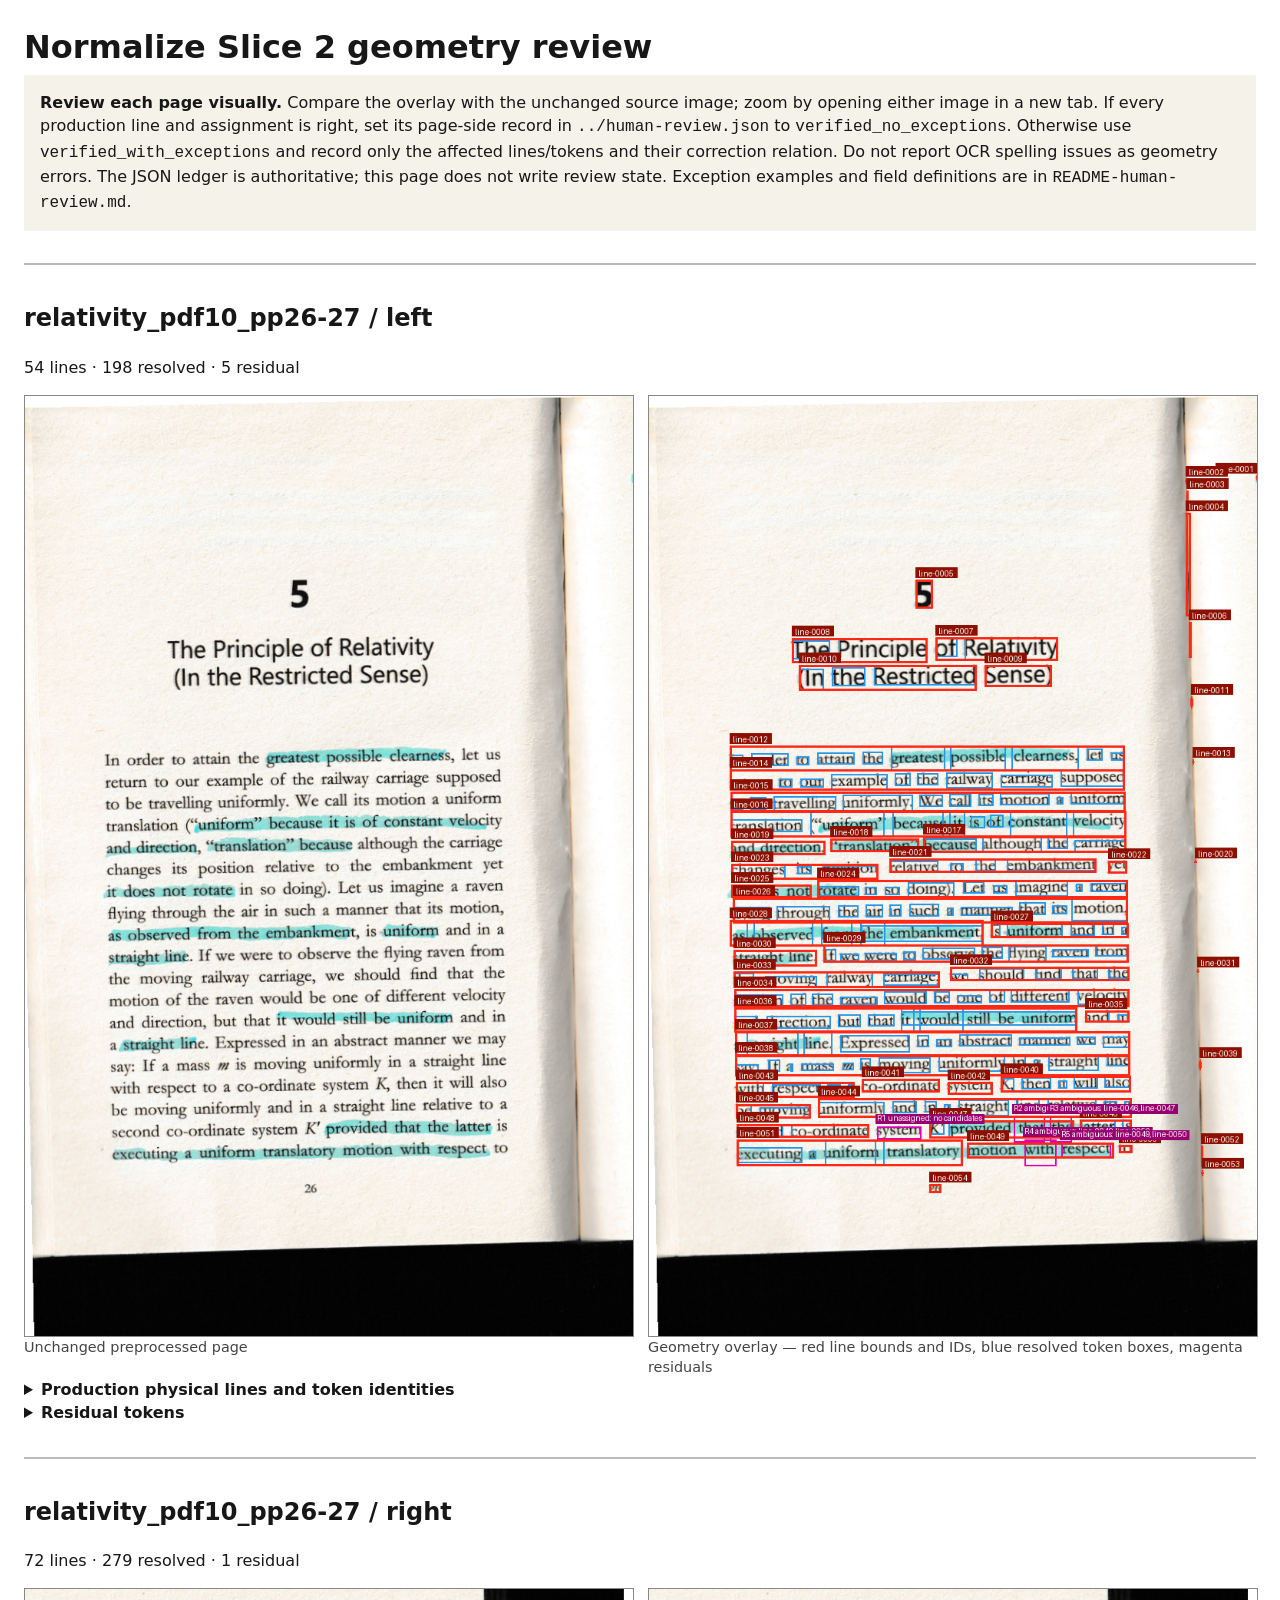
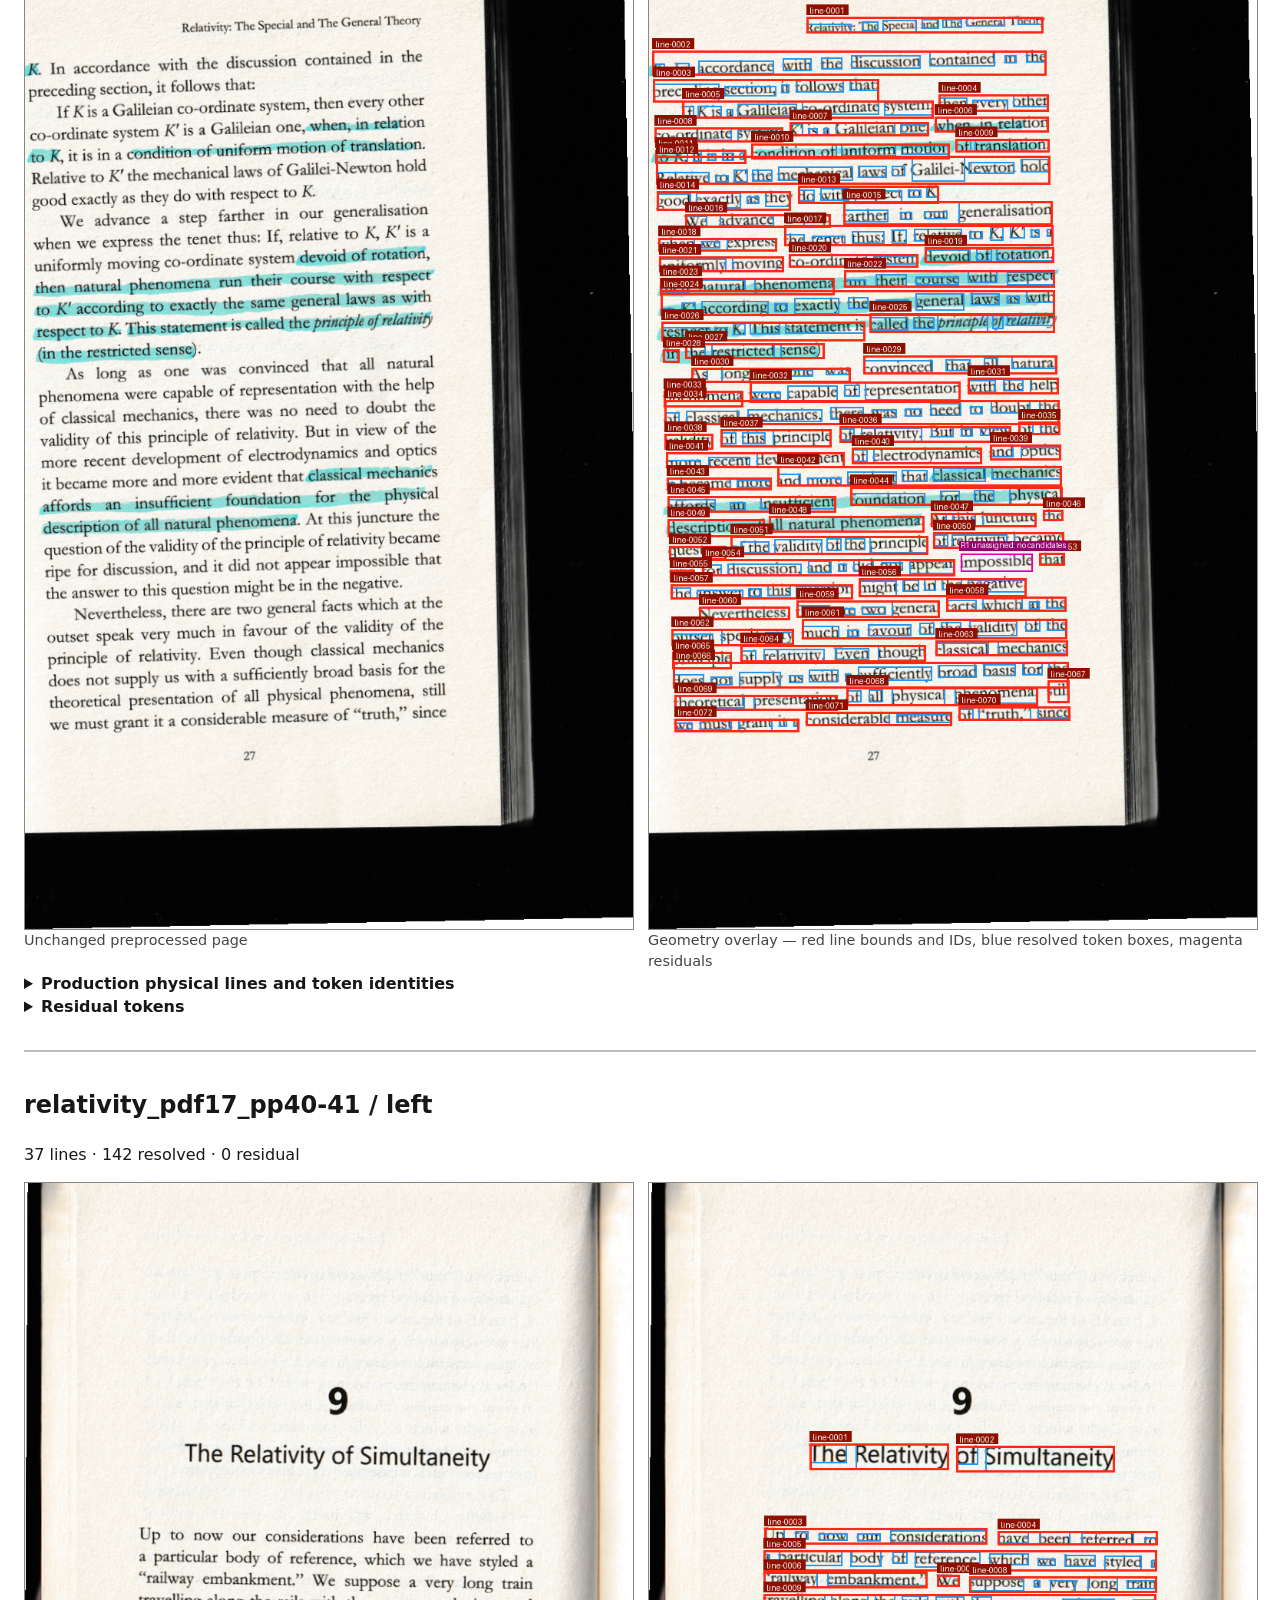
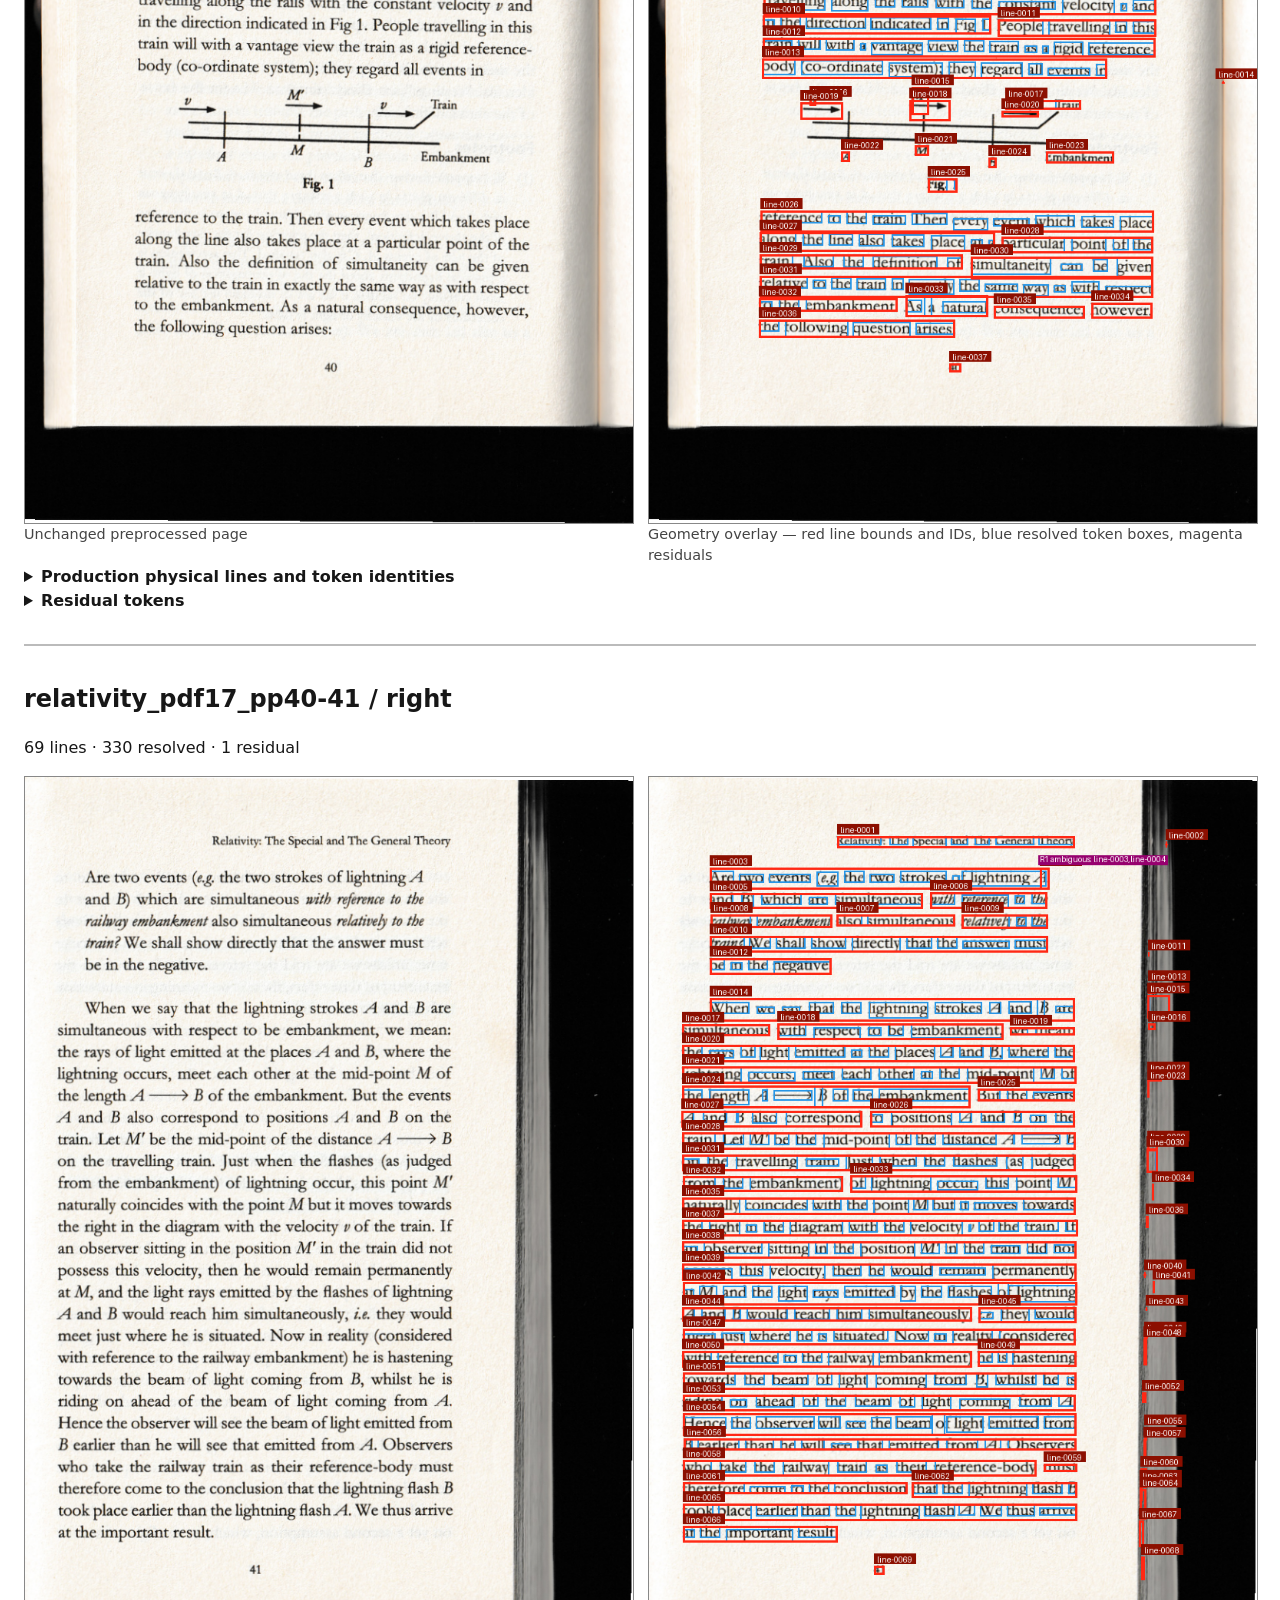
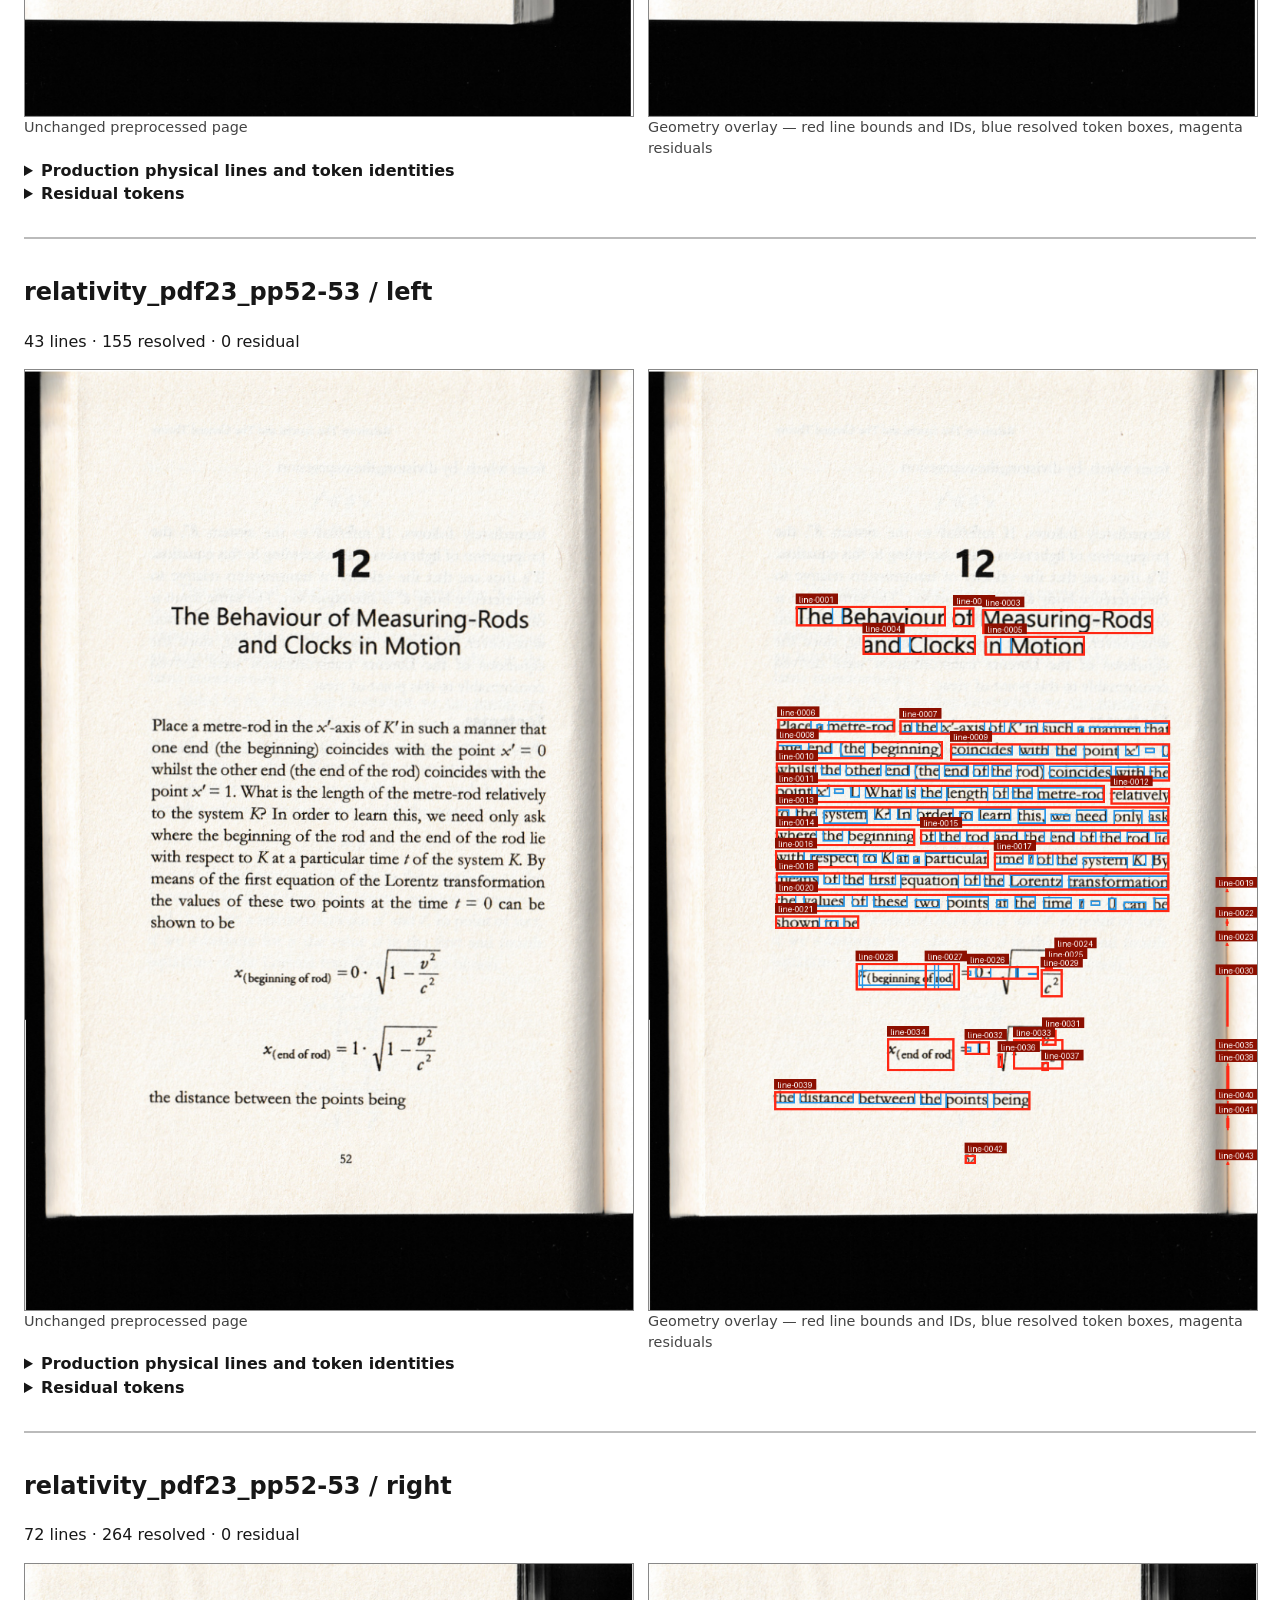
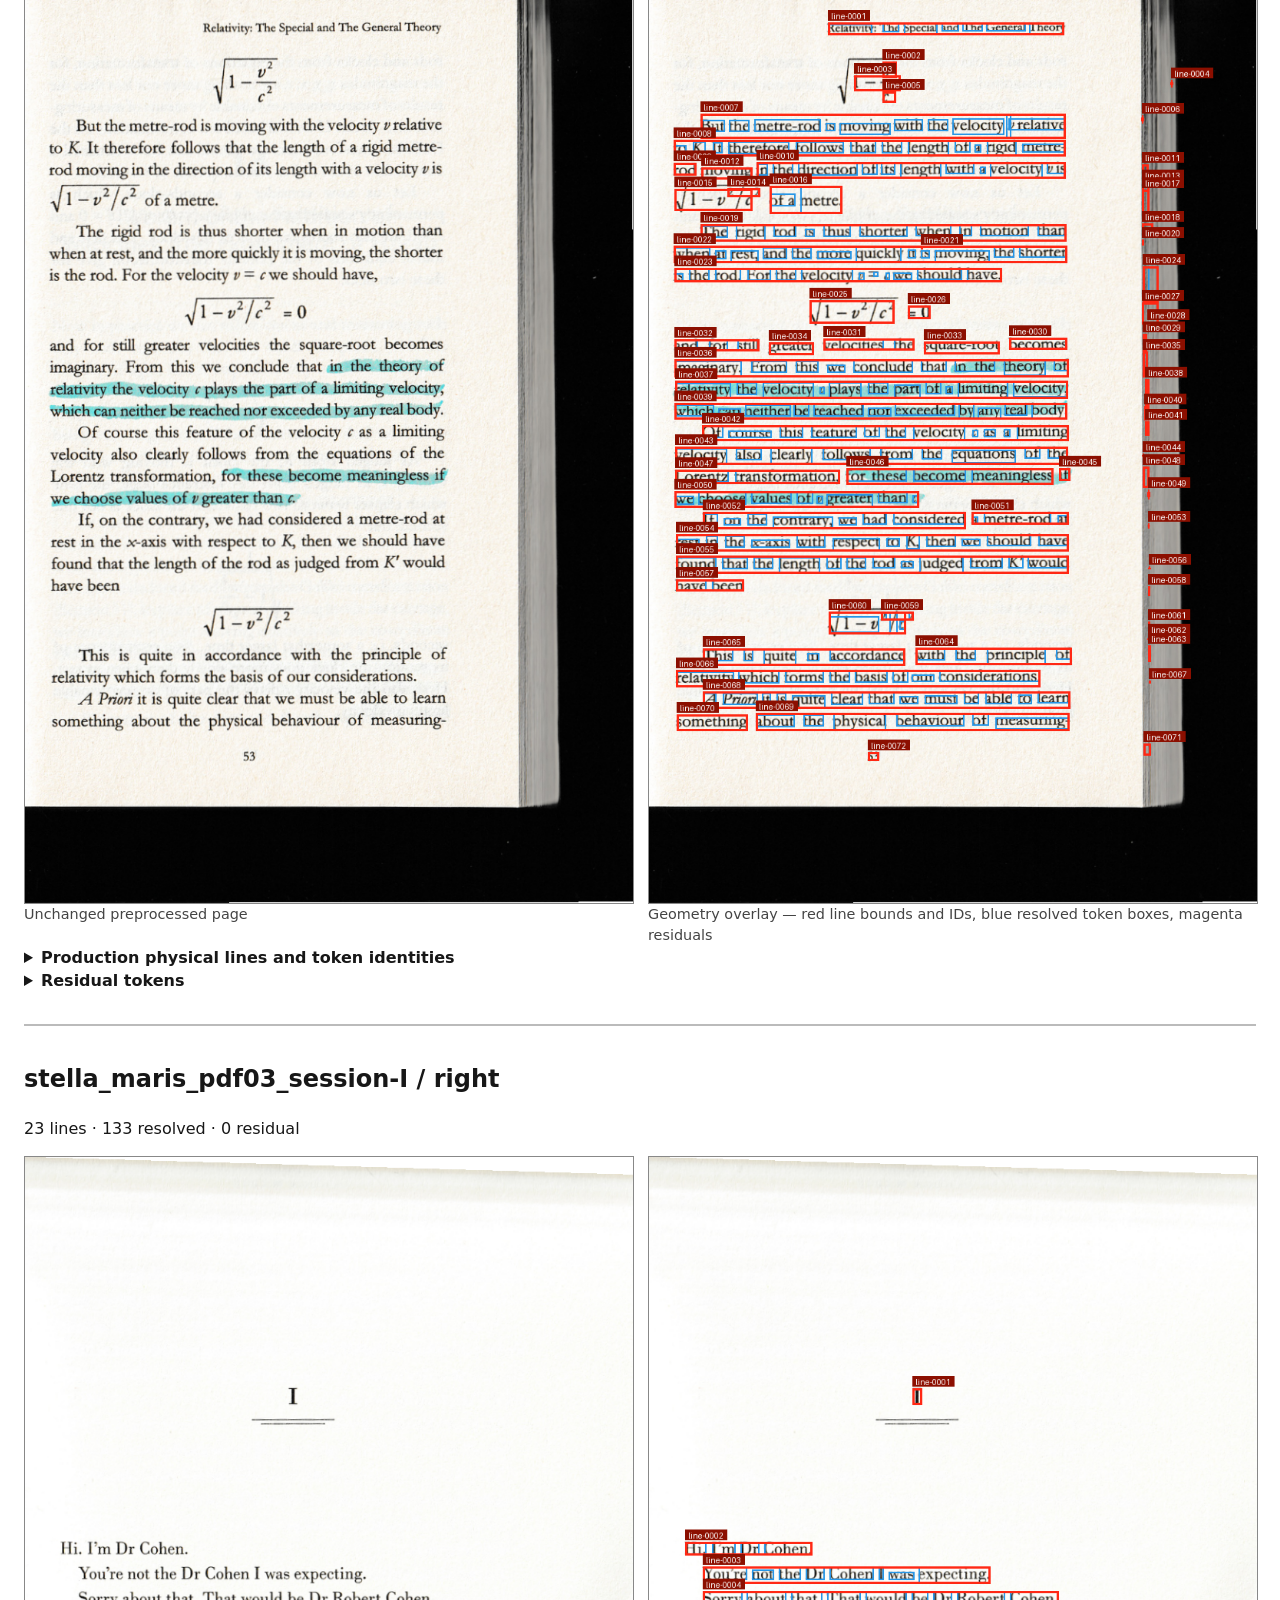
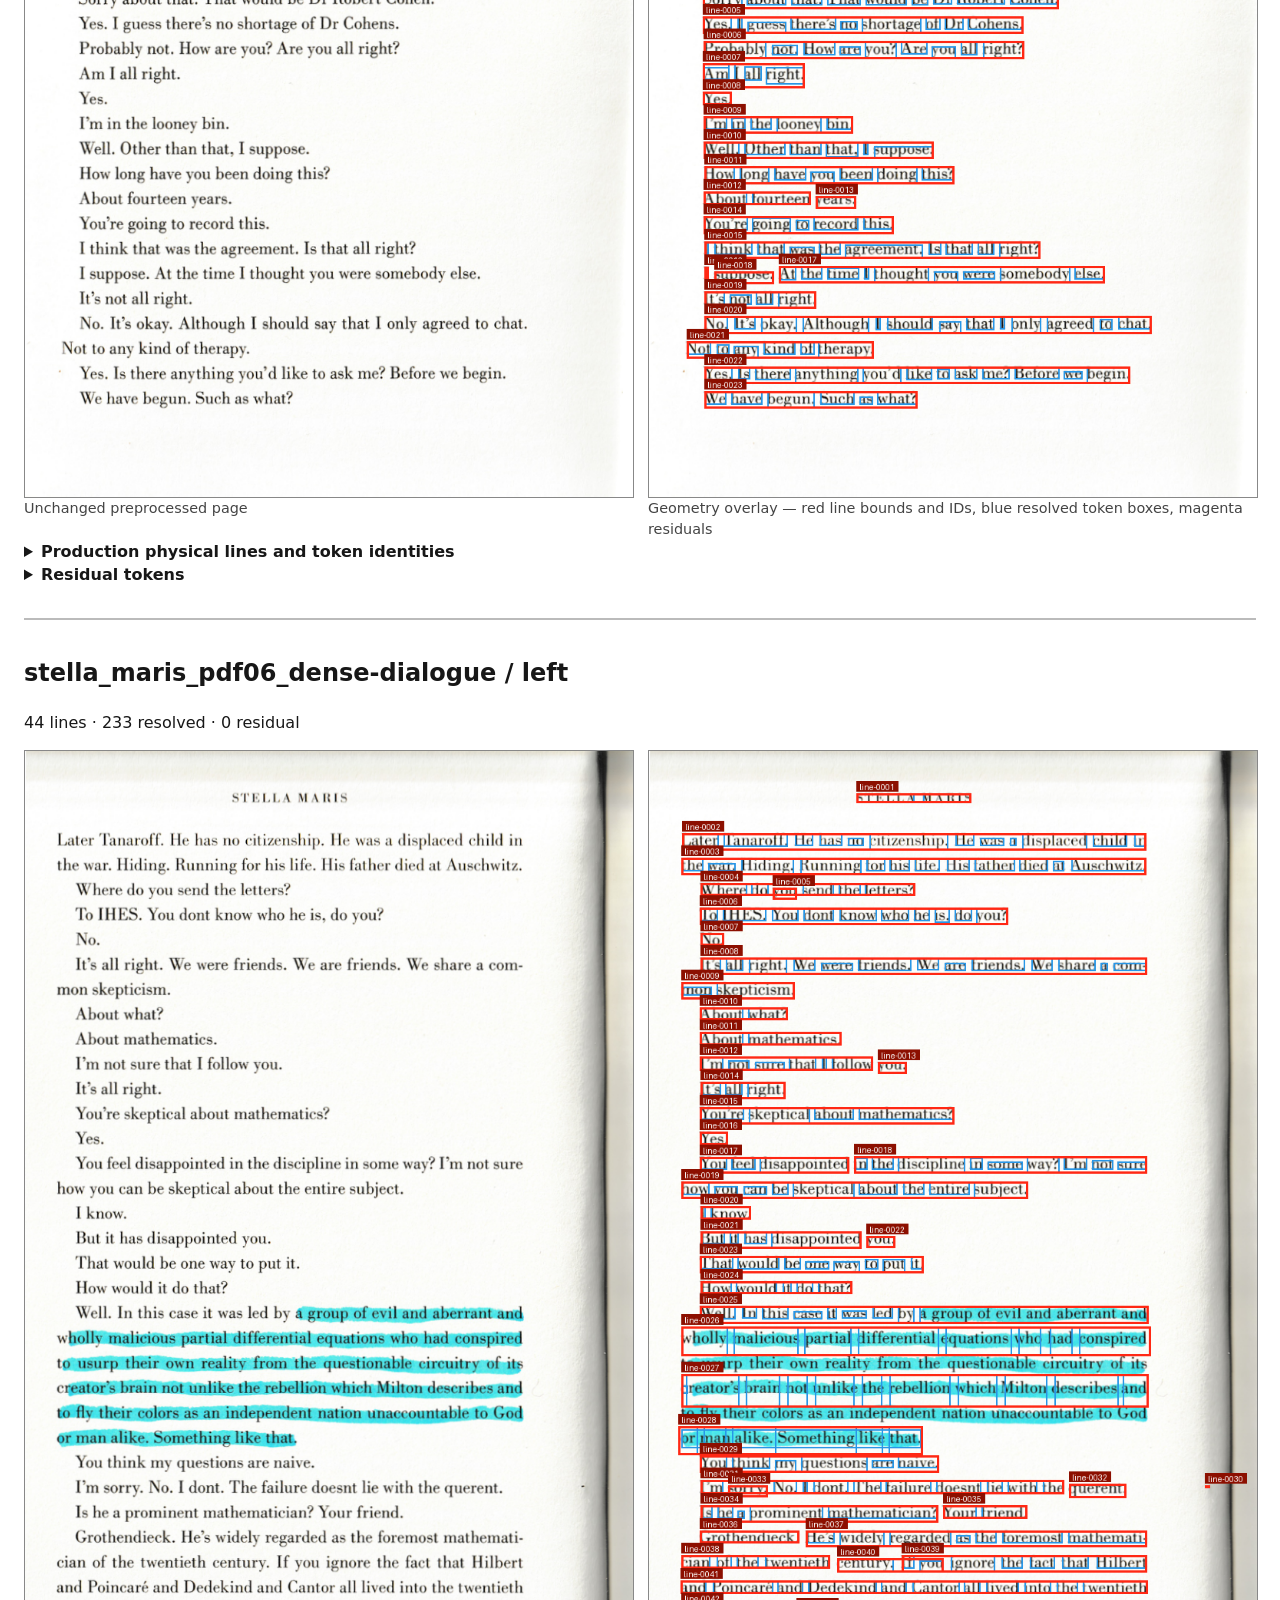
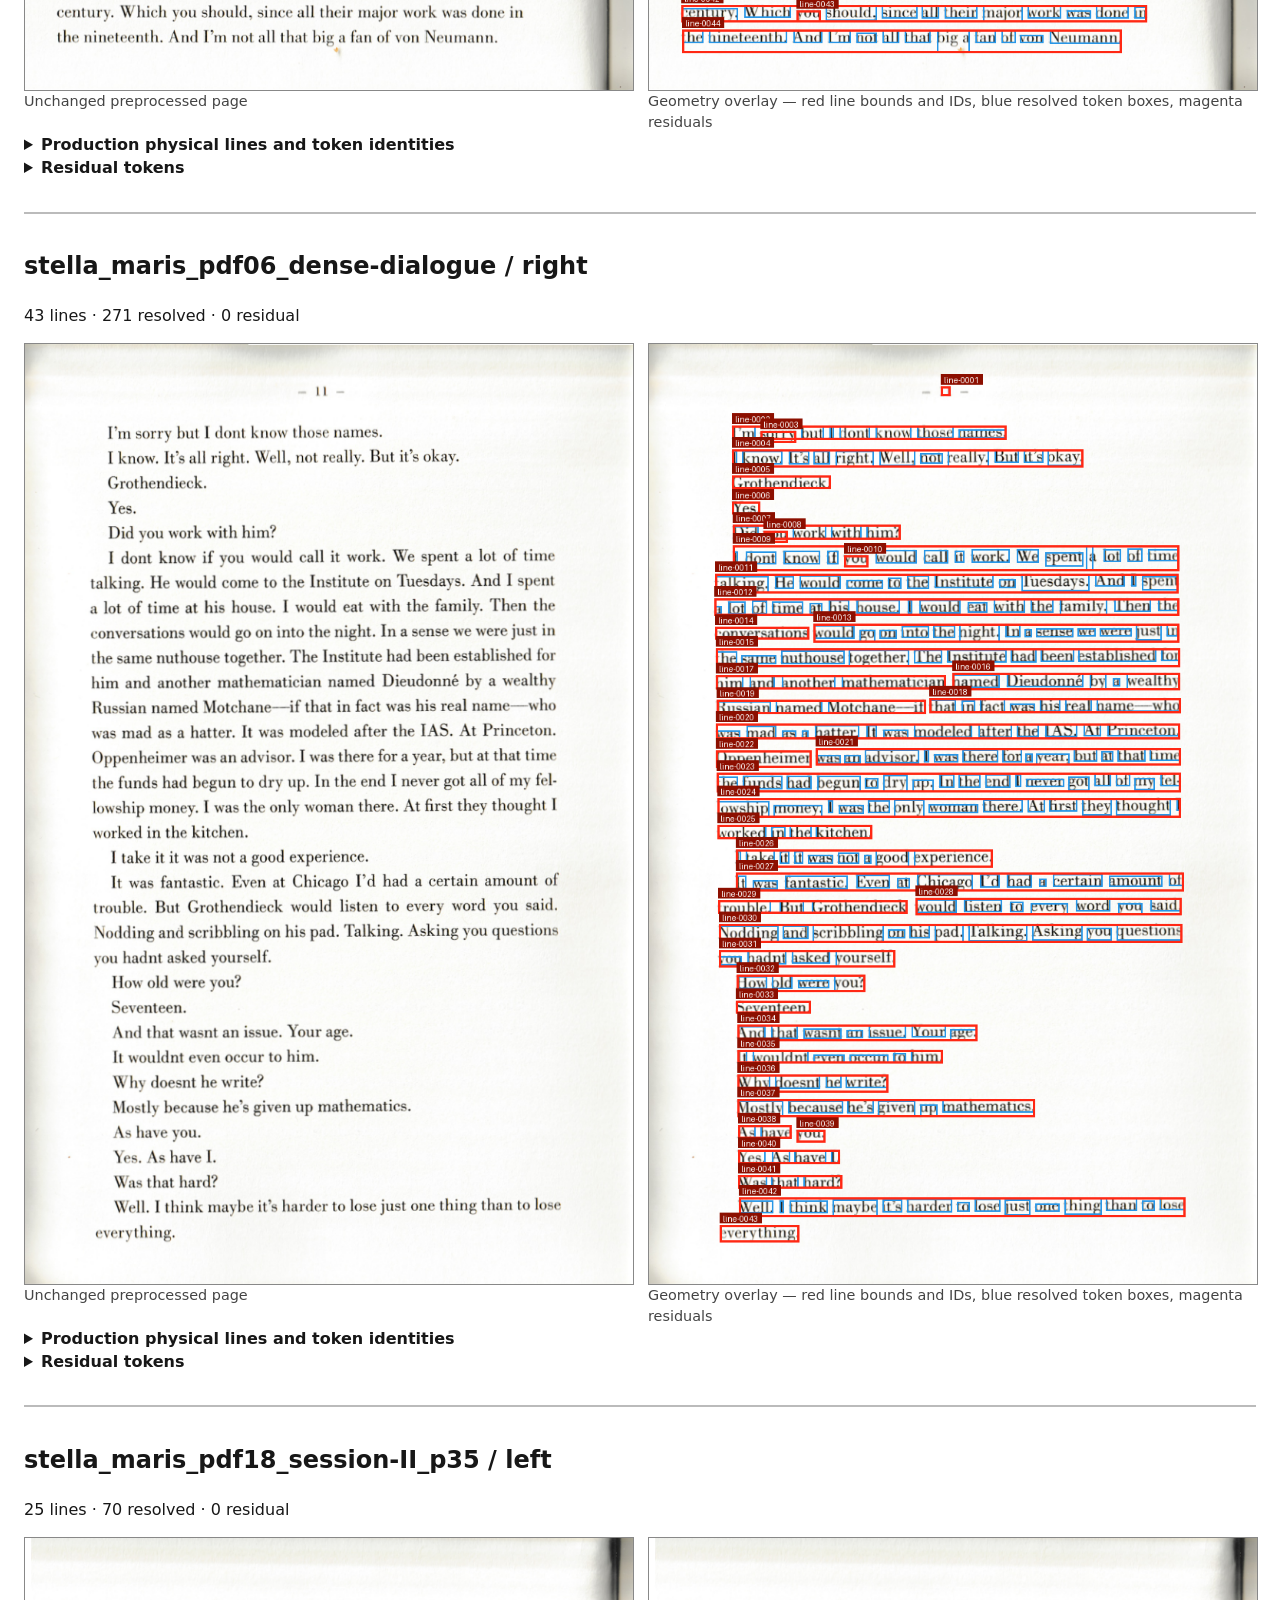
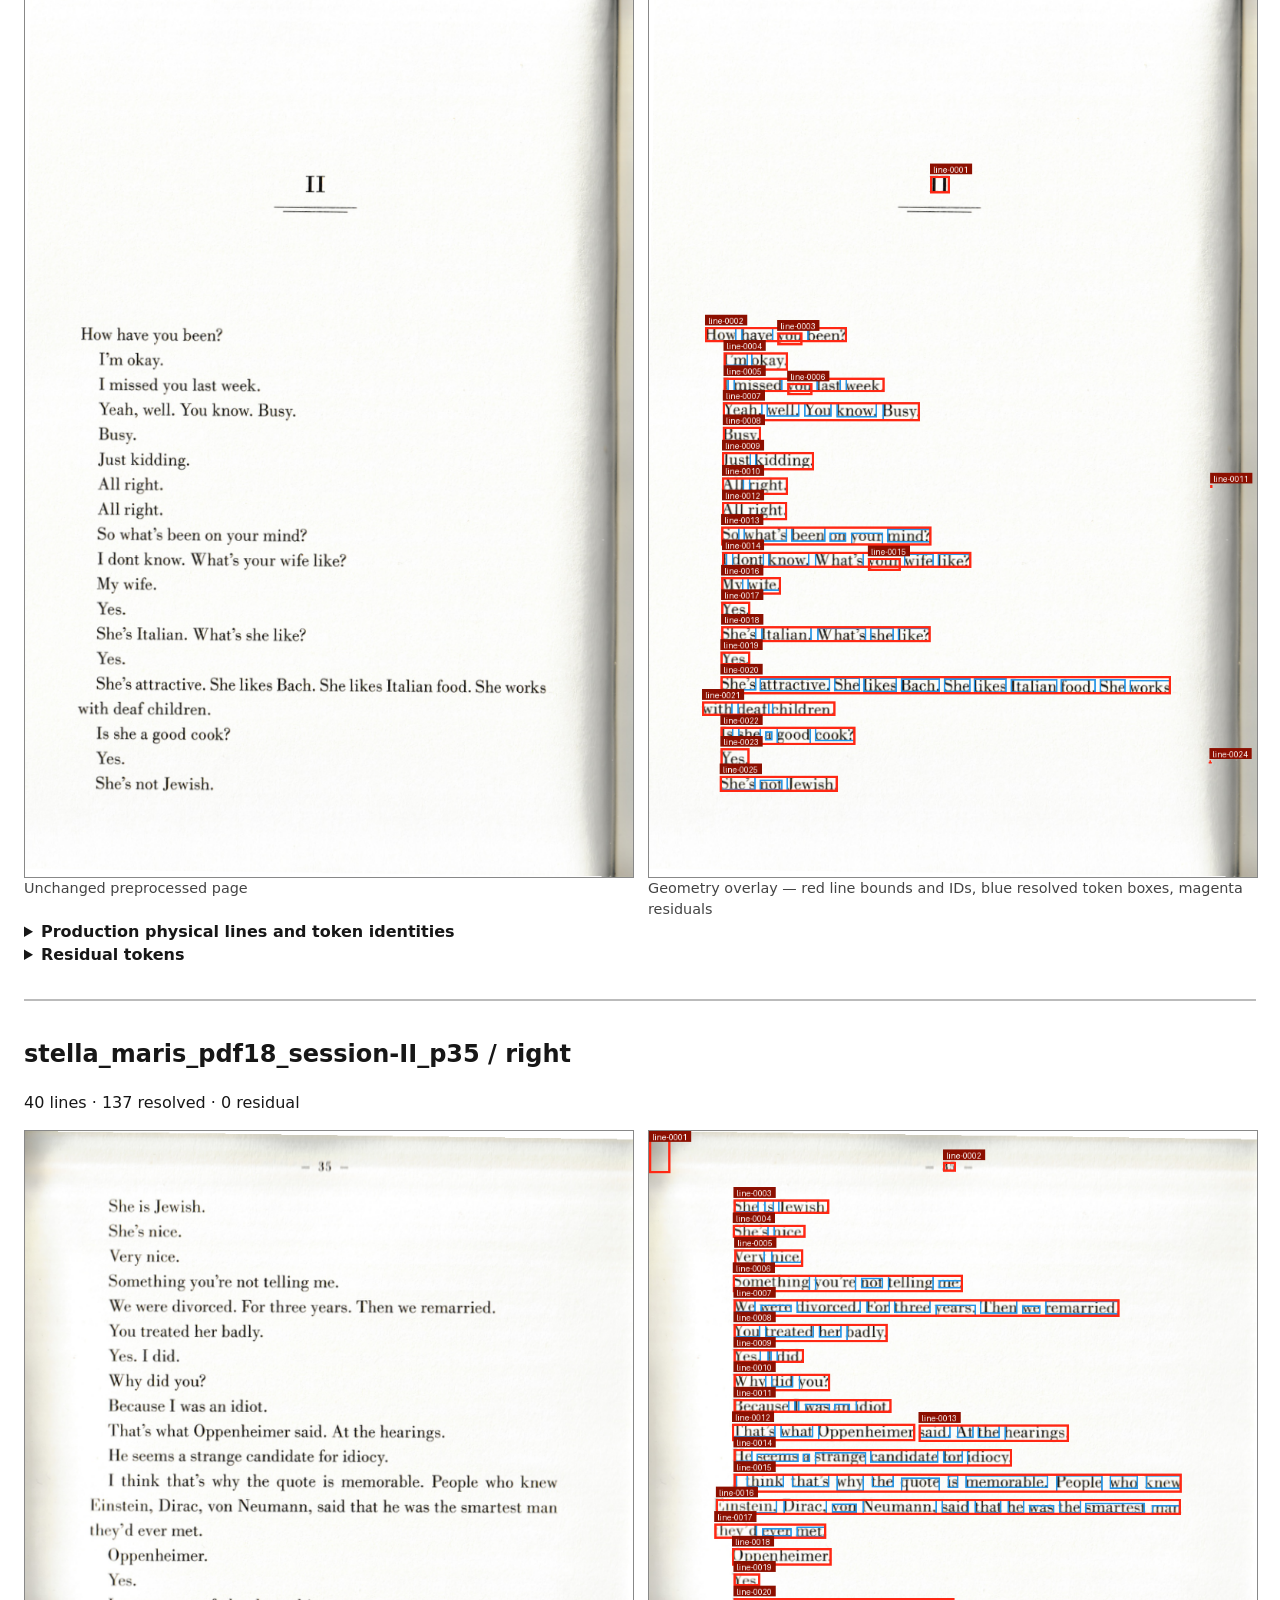
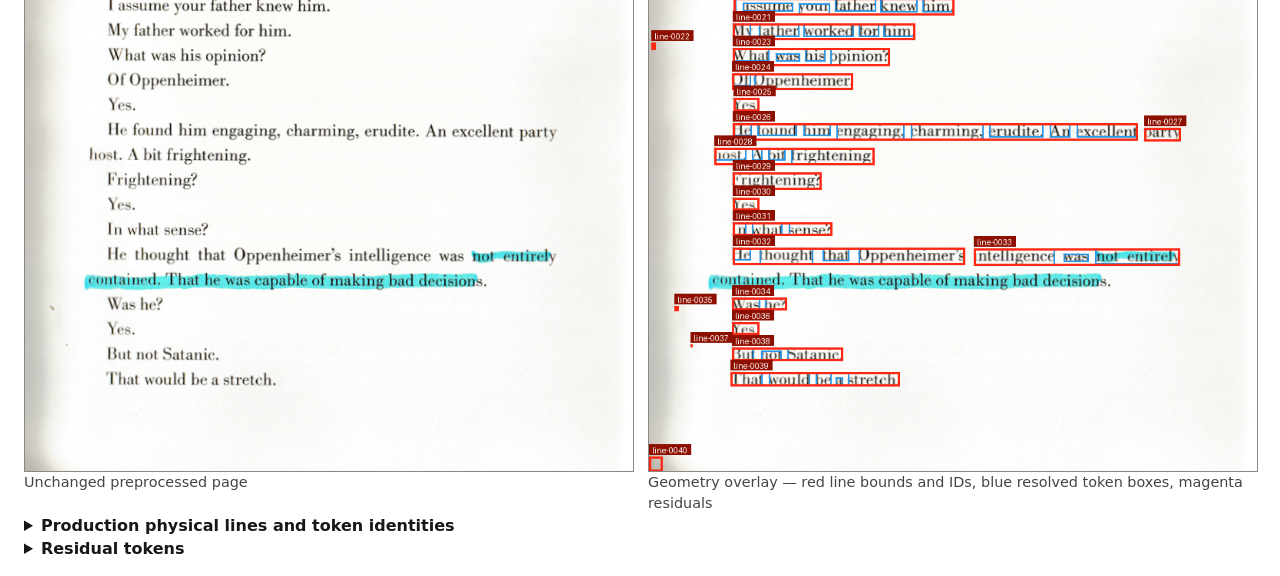
<file: research/accuracy-audit/review/index.html>
<!doctype html><html lang="en"><meta charset="utf-8"><meta name="viewport" content="width=device-width,initial-scale=1">
<title>Normalize geometry human review</title><style>
body{font:16px/1.45 system-ui,sans-serif;margin:1.5rem;color:#171717}h1{margin-bottom:.3rem}.instructions{background:#f4f2e9;padding:1rem;max-width:80rem}.page{border-top:2px solid #bbb;margin-top:2rem;padding-top:1rem}.images{display:grid;grid-template-columns:repeat(2,minmax(0,1fr));gap:1rem}.images img{display:block;width:100%;height:auto;image-rendering:auto;border:1px solid #888}.images figure{margin:0;min-width:0}figcaption{font-size:.9rem;color:#444}table{border-collapse:collapse;width:100%;margin:.6rem 0 1rem}th,td{border:1px solid #bbb;padding:.4rem;text-align:left;vertical-align:top}td{overflow-wrap:anywhere}summary{cursor:pointer;font-weight:600}code{white-space:normal}@media(max-width:850px){.images{grid-template-columns:1fr}}
</style><body><h1>Normalize Slice 2 geometry review</h1><div class="instructions"><b>Review each page visually.</b> Compare the overlay with the unchanged source image; zoom by opening either image in a new tab. If every production line and assignment is right, set its page-side record in <code>../human-review.json</code> to <code>verified_no_exceptions</code>. Otherwise use <code>verified_with_exceptions</code> and record only the affected lines/tokens and their correction relation. Do not report OCR spelling issues as geometry errors. The JSON ledger is authoritative; this page does not write review state. Exception examples and field definitions are in <code>README-human-review.md</code>.</div>
<section class="page" id="relativity_pdf10_pp26-27-left">
<h2>relativity_pdf10_pp26-27 / left</h2>
<p>54 lines · 198 resolved · 5 residual</p>
<div class="images"><figure><a href="preprocessed/relativity_pdf10_pp26-27/relativity_pdf10_pp26-27.left.png"><img src="preprocessed/relativity_pdf10_pp26-27/relativity_pdf10_pp26-27.left.png" alt="Unchanged preprocessed page"></a><figcaption>Unchanged preprocessed page</figcaption></figure>
<figure><a href="pages/relativity_pdf10_pp26-27/left.overlay.png"><img src="pages/relativity_pdf10_pp26-27/left.overlay.png" alt="Production geometry overlay"></a><figcaption>Geometry overlay — red line bounds and IDs, blue resolved token boxes, magenta residuals</figcaption></figure></div>
<details><summary>Production physical lines and token identities</summary><table><thead><tr><th>physical_line_id</th><th>OCR locator text</th><th>Stable token identities and boxes (px)</th></tr></thead><tbody><tr><td>line-0001</td><td>.</td><td>row 6 / token-0006 [791,103,1,6]</td></tr><tr><td>line-0002</td><td>|</td><td>row 5 / token-0005 [699,107,1,7]</td></tr><tr><td>line-0003</td><td>|</td><td>row 8 / token-0008 [700,123,2,22]</td></tr><tr><td>line-0004</td><td>|</td><td>row 11 / token-0011 [699,152,6,134]</td></tr><tr><td>line-0005</td><td>5</td><td>row 10 / token-0010 [347,239,22,37]</td></tr><tr><td>line-0006</td><td>|</td><td>row 17 / token-0017 [703,294,3,46]</td></tr><tr><td>line-0007</td><td>of Relativity</td><td>row 15 / token-0015 [373,314,28,25], row 16 / token-0016 [411,314,121,30]</td></tr><tr><td>line-0008</td><td>The Principle</td><td>row 13 / token-0013 [186,318,49,24], row 14 / token-0014 [247,315,115,32]</td></tr><tr><td>line-0009</td><td>Sense)</td><td>row 22 / token-0022 [437,350,87,28]</td></tr><tr><td>line-0010</td><td>(In the Restricted</td><td>row 19 / token-0019 [195,355,32,28], row 20 / token-0020 [238,353,43,24], row 21 / token-0021 [293,350,133,26]</td></tr><tr><td>line-0011</td><td>|</td><td>row 24 / token-0024 [706,391,1,15]</td></tr><tr><td>line-0012</td><td>In order to attain the greatest possible clearness, let us</td><td>row 26 / token-0026 [105,467,17,14], row 27 / token-0027 [133,465,48,16], row 28 / token-0028 [192,469,16,11], row 29 / token-0029 [219,464,48,15], row 30 / token-0030 [278,463,26,16], row 31 / token-0031 [315,455,70,33], row 32 / token-0032 [392,455,72,33], row 33 / token-0033 [472,455,87,33], row 34 / token-0034 [570,459,20,15], row 35 / token-0035 [602,464,17,10]</td></tr><tr><td>line-0013</td><td>,</td><td>row 36 / token-0036 [708,473,1,6]</td></tr><tr><td>line-0014</td><td>return to our example of the railway carriage supposed</td><td>row 38 / token-0038 [105,499,53,11], row 39 / token-0039 [169,498,17,11], row 40 / token-0040 [197,498,30,11], row 41 / token-0041 [237,492,73,21], row 42 / token-0042 [320,491,20,16], row 43 / token-0043 [349,491,27,15], row 44 / token-0044 [387,490,60,20], row 45 / token-0045 [458,493,67,16], row 46 / token-0046 [536,486,83,22]</td></tr><tr><td>line-0015</td><td>to be travelling uniformly. We call its motion a uniform</td><td>row 48 / token-0048 [106,528,16,10], row 49 / token-0049 [132,522,20,16], row 50 / token-0050 [162,521,81,20], row 51 / token-0051 [252,519,91,21], row 52 / token-0052 [352,519,30,15], row 53 / token-0053 [391,518,28,16], row 54 / token-0054 [429,518,19,15], row 55 / token-0055 [457,517,64,15], row 56 / token-0056 [531,522,8,9], row 57 / token-0057 [549,515,71,16]</td></tr><tr><td>line-0016</td><td>translation (“uniform” because it is of constant velocity</td><td>row 59 / token-0059 [106,551,93,16], row 60 / token-0060 [210,540,96,34], row 61 / token-0061 [317,540,66,34], row 62 / token-0062 [391,540,20,34], row 63 / token-0063 [419,547,18,15], row 64 / token-0064 [444,545,17,16], row 65 / token-0065 [470,540,74,34], row 66 / token-0066 [552,540,69,34]</td></tr><tr><td>line-0017</td><td>because although the carriage</td><td>row 70 / token-0070 [357,576,69,17], row 71 / token-0071 [434,574,77,20], row 72 / token-0072 [519,573,26,16], row 73 / token-0073 [554,578,67,15]</td></tr><tr><td>line-0018</td><td>“ttanislation’”</td><td>row 69 / token-0069 [236,576,115,17]</td></tr><tr><td>line-0019</td><td>and-direction,</td><td>row 68 / token-0068 [107,579,122,18]</td></tr><tr><td>line-0020</td><td>|</td><td>row 83 / token-0083 [711,604,1,3]</td></tr><tr><td>line-0021</td><td>relative to the embankment</td><td>row 78 / token-0078 [313,605,63,15], row 79 / token-0079 [392,608,17,11], row 80 / token-0080 [425,603,26,15], row 81 / token-0081 [466,602,116,16]</td></tr><tr><td>line-0022</td><td>yet</td><td>row 82 / token-0082 [598,605,24,16]</td></tr><tr><td>line-0023</td><td>changes its position</td><td>row 75 / token-0075 [107,609,70,20], row 76 / token-0076 [193,612,18,10], row 77 / token-0077 [226,611,72,17]</td></tr><tr><td>line-0024</td><td>rotate in so doing). Let us imagine a raven</td><td>row 86 / token-0086 [219,638,54,13], row 87 / token-0087 [281,639,15,10], row 88 / token-0088 [307,639,19,10], row 89 / token-0089 [337,633,60,20], row 90 / token-0090 [409,632,27,15], row 91 / token-0091 [448,637,18,10], row 92 / token-0092 [477,630,68,21], row 93 / token-0093 [556,635,8,10], row 94 / token-0094 [575,634,48,11]</td></tr><tr><td>line-0025</td><td>it-does*nor</td><td>row 85 / token-0085 [107,636,104,17]</td></tr><tr><td>line-0026</td><td>flying through the air in such a manner that its motion,</td><td>row 96 / token-0096 [109,665,48,21], row 97 / token-0097 [166,664,69,21], row 98 / token-0098 [246,663,26,15], row 99 / token-0099 [282,662,22,16], row 100 / token-0100 [313,662,15,15], row 101 / token-0101 [339,661,38,16], row 102 / token-0102 [388,666,8,10], row 103 / token-0103 [406,665,67,11], row 104 / token-0104 [482,659,34,16], row 105 / token-0105 [525,663,19,11], row 106 / token-0106 [550,653,73,30]</td></tr><tr><td>line-0027</td><td>is uniform and in a</td><td>row 113 / token-0113 [445,688,12,16], row 114 / token-0114 [466,687,72,18], row 115 / token-0115 [549,686,31,16], row 116 / token-0116 [590,686,15,15], row 117 / token-0117 [615,691,9,10]</td></tr><tr><td>line-0028</td><td>as observed from the embankment,</td><td>row 108 / token-0108 [105,682,23,34], row 109 / token-0109 [136,682,77,34], row 110 / token-0110 [224,682,40,34], row 111 / token-0111 [275,682,32,34], row 112 / token-0112 [276,689,159,21]</td></tr><tr><td>line-0029</td><td>If we were to observe the flying raven from</td><td>row 120 / token-0120 [227,720,16,15], row 121 / token-0121 [249,726,24,9], row 122 / token-0122 [281,725,41,10], row 123 / token-0123 [331,723,16,11], row 124 / token-0124 [356,718,68,15], row 125 / token-0125 [433,717,27,15], row 126 / token-0126 [468,716,49,21], row 127 / token-0127 [525,720,47,10], row 128 / token-0128 [581,714,43,15]</td></tr><tr><td>line-0030</td><td>straightline.</td><td>row 119 / token-0119 [110,721,108,21]</td></tr><tr><td>line-0031</td><td>|</td><td>row 139 / token-0139 [714,746,1,4]</td></tr><tr><td>line-0032</td><td>we should find that the</td><td>row 134 / token-0134 [392,752,23,9], row 135 / token-0135 [430,745,58,16], row 136 / token-0136 [503,744,34,15], row 137 / token-0137 [551,743,33,16], row 138 / token-0138 [598,743,27,15]</td></tr><tr><td>line-0033</td><td>the moving railway carriage,</td><td>row 130 / token-0130 [110,751,26,15], row 131 / token-0131 [151,755,67,15], row 132 / token-0132 [231,749,60,20], row 133 / token-0133 [305,752,73,15]</td></tr><tr><td>line-0034</td><td>motion of the raven would be one of different velocity</td><td>row 141 / token-0141 [111,779,63,16], row 142 / token-0142 [184,778,20,15], row 143 / token-0143 [212,778,27,15], row 144 / token-0144 [249,782,48,10], row 145 / token-0145 [306,775,55,16], row 146 / token-0146 [371,775,20,15], row 147 / token-0147 [401,780,32,10], row 148 / token-0148 [443,773,20,16], row 149 / token-0149 [471,773,76,16], row 150 / token-0150 [558,772,67,20]</td></tr><tr><td>line-0035</td><td>and in</td><td>row 159 / token-0159 [568,800,31,15], row 160 / token-0160 [610,805,15,9]</td></tr><tr><td>line-0036</td><td>and direction, but that it still&quot;be“uniform would’</td><td>row 152 / token-0152 [111,807,30,16], row 153 / token-0153 [153,807,83,16], row 154 / token-0154 [246,805,29,16], row 155 / token-0155 [285,805,34,15], row 156 / token-0156 [328,796,17,32], row 158 / token-0158 [328,801,229,18], row 157 / token-0157 [352,796,57,32]</td></tr><tr><td>line-0037</td><td>a Straight lific. Expressed in an abstract manner we may</td><td>row 162 / token-0162 [112,842,7,9], row 163 / token-0163 [127,827,67,33], row 164 / token-0164 [201,827,37,33], row 165 / token-0165 [249,832,90,22], row 166 / token-0166 [349,832,15,15], row 167 / token-0167 [374,837,20,10], row 168 / token-0168 [404,831,68,15], row 169 / token-0169 [482,835,66,10], row 170 / token-0170 [557,834,24,10], row 171 / token-0171 [591,834,35,14]</td></tr><tr><td>line-0038</td><td>say: If a mass m is moving uniformly in a straight line</td><td>row 173 / token-0173 [112,870,30,15], row 174 / token-0174 [155,864,15,15], row 175 / token-0175 [184,869,3,10], row 176 / token-0176 [198,869,42,9], row 177 / token-0177 [252,868,14,9], row 178 / token-0178 [275,862,13,15], row 179 / token-0179 [299,861,67,20], row 180 / token-0180 [377,859,86,20], row 181 / token-0181 [474,859,16,15], row 182 / token-0182 [501,864,8,9], row 183 / token-0183 [520,857,65,21], row 184 / token-0184 [596,857,30,15]</td></tr><tr><td>line-0039</td><td>|</td><td>row 185 / token-0185 [717,864,1,13]</td></tr><tr><td>line-0040</td><td>K, then it will also</td><td>row 193 / token-0193 [458,888,17,18], row 194 / token-0194 [485,887,38,15], row 195 / token-0195 [533,891,11,10], row 196 / token-0196 [553,885,31,16], row 197 / token-0197 [593,885,34,15]</td></tr><tr><td>line-0041</td><td>co-ordinate</td><td>row 191 / token-0191 [277,889,101,17]</td></tr><tr><td>line-0042</td><td>system</td><td>row 192 / token-0192 [389,893,58,16]</td></tr><tr><td>line-0043</td><td>with respect to a</td><td>row 187 / token-0187 [113,893,36,15], row 188 / token-0188 [160,896,63,17], row 189 / token-0189 [232,896,17,11], row 190 / token-0190 [259,896,8,10]</td></tr><tr><td>line-0044</td><td>uniformly and in a straight line relative to a</td><td>row 201 / token-0201 [220,919,86,20], row 202 / token-0202 [317,918,31,15], row 203 / token-0203 [359,918,15,14], row 204 / token-0204 [384,922,8,10], row 205 / token-0205 [403,916,65,21], row 206 / token-0206 [478,915,30,16], row 207 / token-0207 [519,914,63,16], row 208 / token-0208 [592,918,17,11], row 209 / token-0209 [619,918,9,10]</td></tr><tr><td>line-0045</td><td>be moving</td><td>row 199 / token-0199 [113,922,20,15], row 200 / token-0200 [144,926,66,14]</td></tr><tr><td>line-0046</td><td>latter is</td><td>row 218 / token-0218 [561,942,46,20], row 219 / token-0219 [616,942,12,15]</td></tr><tr><td>line-0047</td><td>K’ provided</td><td>row 214 / token-0214 [365,945,19,16], row 215 / token-0215 [390,943,163,23]</td></tr><tr><td>line-0048</td><td>second co-ordinate</td><td>row 211 / token-0211 [114,949,60,16], row 212 / token-0212 [185,948,101,16]</td></tr><tr><td>line-0049</td><td>motion</td><td>row 225 / token-0225 [414,972,191,20]</td></tr><tr><td>line-0050</td><td>to</td><td>row 228 / token-0228 [612,975,17,10]</td></tr><tr><td>line-0051</td><td>executing a uniform translatory</td><td>row 221 / token-0221 [114,978,85,20], row 222 / token-0222 [208,983,9,10], row 223 / token-0223 [229,968,66,34], row 224 / token-0224 [305,968,103,34]</td></tr><tr><td>line-0052</td><td>|</td><td>row 229 / token-0229 [719,976,2,27]</td></tr><tr><td>line-0053</td><td>|</td><td>row 232 / token-0232 [720,1008,1,7]</td></tr><tr><td>line-0054</td><td>26</td><td>row 231 / token-0231 [365,1026,15,11]</td></tr></tbody></table></details>
<details><summary>Residual tokens</summary><table><thead><tr><th>Overlay</th><th>Token ID</th><th>Source row</th><th>OCR locator</th><th>State</th><th>Candidate lines</th></tr></thead><tbody><tr><td>R1</td><td>token-0213</td><td>source row 213</td><td>system</td><td>unassigned</td><td>none</td></tr><tr><td>R2</td><td>token-0216</td><td>source row 216</td><td>that</td><td>ambiguous</td><td>line-0046, line-0047</td></tr><tr><td>R3</td><td>token-0217</td><td>source row 217</td><td>the</td><td>ambiguous</td><td>line-0046, line-0047</td></tr><tr><td>R4</td><td>token-0226</td><td>source row 226</td><td>with</td><td>ambiguous</td><td>line-0049, line-0050</td></tr><tr><td>R5</td><td>token-0227</td><td>source row 227</td><td>respect</td><td>ambiguous</td><td>line-0049, line-0050</td></tr></tbody></table></details>
</section>
<section class="page" id="relativity_pdf10_pp26-27-right">
<h2>relativity_pdf10_pp26-27 / right</h2>
<p>72 lines · 279 resolved · 1 residual</p>
<div class="images"><figure><a href="preprocessed/relativity_pdf10_pp26-27/relativity_pdf10_pp26-27.right.png"><img src="preprocessed/relativity_pdf10_pp26-27/relativity_pdf10_pp26-27.right.png" alt="Unchanged preprocessed page"></a><figcaption>Unchanged preprocessed page</figcaption></figure>
<figure><a href="pages/relativity_pdf10_pp26-27/right.overlay.png"><img src="pages/relativity_pdf10_pp26-27/right.overlay.png" alt="Production geometry overlay"></a><figcaption>Geometry overlay — red line bounds and IDs, blue resolved token boxes, magenta residuals</figcaption></figure></div>
<details><summary>Production physical lines and token identities</summary><table><thead><tr><th>physical_line_id</th><th>OCR locator text</th><th>Stable token identities and boxes (px)</th></tr></thead><tbody><tr><td>line-0001</td><td>Relativity: The Special and The General Theory</td><td>row 5 / token-0005 [205,45,58,11], row 6 / token-0006 [277,42,21,12], row 7 / token-0007 [304,40,44,17], row 8 / token-0008 [355,39,22,12], row 9 / token-0009 [382,39,25,11], row 10 / token-0010 [413,36,50,12], row 11 / token-0011 [480,36,33,10]</td></tr><tr><td>line-0002</td><td>K. In accordance with the discussion contained in the</td><td>row 13 / token-0013 [4,97,16,15], row 14 / token-0014 [35,96,17,15], row 15 / token-0015 [64,93,98,17], row 16 / token-0016 [174,90,37,16], row 17 / token-0017 [224,89,27,15], row 18 / token-0018 [263,86,90,17], row 19 / token-0019 [365,81,85,19], row 20 / token-0020 [463,86,15,10], row 21 / token-0021 [491,80,26,15]</td></tr><tr><td>line-0003</td><td>preceding section, it follows that:</td><td>row 23 / token-0023 [5,123,86,24], row 24 / token-0024 [98,126,67,13], row 25 / token-0025 [172,124,10,11], row 26 / token-0026 [191,118,62,16], row 27 / token-0027 [261,117,38,15]</td></tr><tr><td>line-0004</td><td>then every other</td><td>row 36 / token-0036 [377,141,37,15], row 37 / token-0037 [421,144,46,15], row 38 / token-0038 [474,137,46,16]</td></tr><tr><td>line-0005</td><td>If Kis a Galileian co-ordinate system,</td><td>row 30 / token-0030 [43,152,15,16], row 31 / token-0031 [63,152,31,15], row 32 / token-0032 [101,156,8,10], row 33 / token-0033 [115,149,77,16], row 34 / token-0034 [199,145,100,18], row 35 / token-0035 [306,147,64,17]</td></tr><tr><td>line-0006</td><td>when;in-telation</td><td>row 47 / token-0047 [372,166,148,20]</td></tr><tr><td>line-0007</td><td>K&#x27; is a Galileian one,</td><td>row 42 / token-0042 [183,175,17,16], row 43 / token-0043 [207,181,12,9], row 44 / token-0044 [227,181,7,9], row 45 / token-0045 [243,173,77,16], row 46 / token-0046 [327,176,37,12]</td></tr><tr><td>line-0008</td><td>co-ordinate system</td><td>row 40 / token-0040 [7,180,100,17], row 41 / token-0041 [115,182,59,17]</td></tr><tr><td>line-0009</td><td>of translation.</td><td>row 57 / token-0057 [399,196,20,16], row 58 / token-0058 [424,195,97,16]</td></tr><tr><td>line-0010</td><td>condition’of uniform motion</td><td>row 54 / token-0054 [133,202,111,19], row 55 / token-0055 [250,201,71,16], row 56 / token-0056 [328,203,63,12]</td></tr><tr><td>line-0011</td><td>£6, it is in a</td><td>row 49 / token-0049 [8,210,42,17], row 50 / token-0050 [57,209,11,15], row 51 / token-0051 [76,214,11,9], row 52 / token-0052 [95,213,15,10], row 53 / token-0053 [118,213,8,9]</td></tr><tr><td>line-0012</td><td>Relative to K’ the mechanical laws of Galilei- Newton hold</td><td>row 60 / token-0060 [9,238,69,16], row 61 / token-0061 [86,242,17,9], row 62 / token-0062 [110,235,18,16], row 63 / token-0063 [134,235,26,15], row 64 / token-0064 [168,231,97,18], row 65 / token-0065 [272,230,37,15], row 66 / token-0066 [316,230,17,13], row 67 / token-0067 [342,217,69,33], row 68 / token-0068 [416,225,59,15], row 69 / token-0069 [484,221,38,17]</td></tr><tr><td>line-0013</td><td>do with respect to K.</td><td>row 75 / token-0075 [194,261,21,15], row 76 / token-0076 [223,259,37,16], row 77 / token-0077 [268,262,61,17], row 78 / token-0078 [337,261,17,10], row 79 / token-0079 [361,256,16,15]</td></tr><tr><td>line-0014</td><td>good exactly as they</td><td>row 71 / token-0071 [10,266,44,22], row 72 / token-0072 [61,265,58,20], row 73 / token-0073 [127,270,16,9], row 74 / token-0074 [151,263,33,20]</td></tr><tr><td>line-0015</td><td>farther in our generalisation</td><td>row 86 / token-0086 [253,287,58,16], row 87 / token-0087 [327,290,15,10], row 88 / token-0088 [358,289,30,10], row 89 / token-0089 [403,276,122,31]</td></tr><tr><td>line-0016</td><td>We advance a step</td><td>row 82 / token-0082 [47,295,28,15], row 83 / token-0083 [92,293,70,15], row 84 / token-0084 [178,296,8,9], row 85 / token-0085 [201,294,35,16]</td></tr><tr><td>line-0017</td><td>the tenet thus: If, relative to K, K&#x27; is a</td><td>row 94 / token-0094 [176,319,26,15], row 95 / token-0095 [212,321,43,12], row 96 / token-0096 [264,315,42,16], row 97 / token-0097 [316,313,19,18], row 98 / token-0098 [345,312,62,16], row 99 / token-0099 [417,315,17,10], row 100 / token-0100 [444,309,17,18], row 101 / token-0101 [470,307,19,17], row 102 / token-0102 [497,313,11,10], row 103 / token-0103 [518,312,8,10]</td></tr><tr><td>line-0018</td><td>when we express</td><td>row 91 / token-0091 [12,324,47,15], row 92 / token-0092 [68,328,24,9], row 93 / token-0093 [101,325,65,16]</td></tr><tr><td>line-0019</td><td>devoid of rotation,</td><td>row 109 / token-0109 [359,339,59,17], row 110 / token-0110 [426,338,20,16], row 111 / token-0111 [452,336,75,18]</td></tr><tr><td>line-0020</td><td>co-ordinate system</td><td>row 107 / token-0107 [182,345,101,17], row 108 / token-0108 [292,347,58,11]</td></tr><tr><td>line-0021</td><td>uniformly moving</td><td>row 105 / token-0105 [13,351,87,17], row 106 / token-0106 [108,348,67,20]</td></tr><tr><td>line-0022</td><td>run their course with respect</td><td>row 116 / token-0116 [254,378,28,10], row 117 / token-0117 [295,371,40,16], row 118 / token-0118 [347,374,56,11], row 119 / token-0119 [415,366,38,16], row 120 / token-0120 [466,368,62,17]</td></tr><tr><td>line-0023</td><td>then natural phenomena</td><td>row 113 / token-0113 [14,381,38,15], row 114 / token-0114 [65,378,60,16], row 115 / token-0115 [137,376,104,22]</td></tr><tr><td>line-0024</td><td>to K&#x27; according to exactly the same general laws as with</td><td>row 123 / token-0123 [15,415,17,10], row 124 / token-0124 [42,408,18,16], row 125 / token-0125 [68,406,87,19], row 126 / token-0126 [163,409,17,11], row 127 / token-0127 [189,402,58,21], row 128 / token-0128 [259,401,26,15], row 129 / token-0129 [295,404,43,11], row 130 / token-0130 [347,396,63,22], row 131 / token-0131 [419,396,37,15], row 132 / token-0132 [466,399,16,10], row 133 / token-0133 [491,392,37,16]</td></tr><tr><td>line-0025</td><td>called the principle of relativity</td><td>row 140 / token-0140 [287,427,50,17], row 141 / token-0141 [344,427,27,15], row 142 / token-0142 [375,424,66,23], row 143 / token-0143 [447,424,14,18], row 144 / token-0144 [466,422,62,16]</td></tr><tr><td>line-0026</td><td>respect to K. This statements</td><td>row 135 / token-0135 [16,440,63,18], row 136 / token-0136 [85,440,17,11], row 137 / token-0137 [109,435,16,15], row 138 / token-0138 [131,433,39,16], row 139 / token-0139 [177,434,104,14]</td></tr><tr><td>line-0027</td><td>the restricted sense).</td><td>row 147 / token-0147 [47,465,26,16], row 148 / token-0148 [81,461,82,19], row 149 / token-0149 [171,462,57,18]</td></tr><tr><td>line-0028</td><td>(in</td><td>row 146 / token-0146 [18,469,21,17]</td></tr><tr><td>line-0029</td><td>convinced that all natural</td><td>row 157 / token-0157 [279,483,90,18], row 158 / token-0158 [386,482,32,15], row 159 / token-0159 [436,480,18,16], row 160 / token-0160 [472,477,59,17]</td></tr><tr><td>line-0030</td><td>‘As long as one was</td><td>row 152 / token-0152 [55,493,21,15], row 153 / token-0153 [94,493,38,19], row 154 / token-0154 [148,496,16,9], row 155 / token-0155 [182,495,31,9], row 156 / token-0156 [230,493,32,9]</td></tr><tr><td>line-0031</td><td>with the help</td><td>row 167 / token-0167 [415,509,36,16], row 168 / token-0168 [461,508,26,15], row 169 / token-0169 [496,506,37,21]</td></tr><tr><td>line-0032</td><td>were capable of representation</td><td>row 163 / token-0163 [131,524,40,10], row 164 / token-0164 [180,516,65,22], row 165 / token-0165 [254,515,20,15], row 166 / token-0166 [281,511,124,24]</td></tr><tr><td>line-0033</td><td>phenomena</td><td>row 162 / token-0162 [19,523,103,21]</td></tr><tr><td>line-0034</td><td>of classical mechanics, there was no need to doubt the</td><td>row 171 / token-0171 [20,551,19,16], row 172 / token-0172 [48,549,69,17], row 173 / token-0173 [128,547,97,16], row 174 / token-0174 [236,544,43,16], row 175 / token-0175 [290,547,32,11], row 176 / token-0176 [333,546,22,10], row 177 / token-0177 [366,539,40,16], row 178 / token-0178 [418,543,16,10], row 179 / token-0179 [445,536,51,16], row 180 / token-0180 [508,535,26,15]</td></tr><tr><td>line-0035</td><td>of the</td><td>row 191 / token-0191 [481,564,19,16], row 192 / token-0192 [509,563,26,16]</td></tr><tr><td>line-0036</td><td>of relativity. But in view</td><td>row 186 / token-0186 [248,572,19,15], row 187 / token-0187 [276,571,79,19], row 188 / token-0188 [367,569,29,14], row 189 / token-0189 [406,572,15,10], row 190 / token-0190 [431,571,40,10]</td></tr><tr><td>line-0037</td><td>of this principle</td><td>row 183 / token-0183 [93,577,20,15], row 184 / token-0184 [121,577,30,15], row 185 / token-0185 [161,573,76,23]</td></tr><tr><td>line-0038</td><td>validity</td><td>row 182 / token-0182 [20,579,63,20]</td></tr><tr><td>line-0039</td><td>and optics</td><td>row 199 / token-0199 [444,593,30,16], row 200 / token-0200 [484,596,52,17]</td></tr><tr><td>line-0040</td><td>of electrodynamics</td><td>row 197 / token-0197 [264,599,20,16], row 198 / token-0198 [292,597,141,21]</td></tr><tr><td>line-0041</td><td>more recent development</td><td>row 194 / token-0194 [22,613,45,10], row 195 / token-0195 [77,609,54,13], row 196 / token-0196 [140,603,114,20]</td></tr><tr><td>line-0042</td><td>and more evident that elassical mechanics</td><td>row 205 / token-0205 [167,631,30,16], row 206 / token-0206 [206,636,44,10], row 207 / token-0207 [258,628,64,16], row 208 / token-0208 [329,626,33,15], row 209 / token-0209 [370,623,68,18], row 210 / token-0210 [446,621,91,17]</td></tr><tr><td>line-0043</td><td>it became more</td><td>row 202 / token-0202 [23,642,10,10], row 203 / token-0203 [40,636,66,15], row 204 / token-0204 [114,639,45,10]</td></tr><tr><td>line-0044</td><td>foundation for the physical</td><td>row 215 / token-0215 [262,656,97,16], row 216 / token-0216 [379,653,25,15], row 217 / token-0217 [423,652,26,15], row 218 / token-0218 [469,648,69,23]</td></tr><tr><td>line-0045</td><td>affords an. insufficient</td><td>row 212 / token-0212 [24,664,62,17], row 213 / token-0213 [105,668,20,10], row 214 / token-0214 [145,660,98,17]</td></tr><tr><td>line-0046</td><td>the</td><td>row 225 / token-0225 [513,678,26,14]</td></tr><tr><td>line-0047</td><td>At this juncture</td><td>row 222 / token-0222 [367,683,20,14], row 223 / token-0223 [395,682,30,15], row 224 / token-0224 [434,684,70,16]</td></tr><tr><td>line-0048</td><td>all’naturalphenomena.</td><td>row 221 / token-0221 [156,686,202,21]</td></tr><tr><td>line-0049</td><td>description’of</td><td>row 220 / token-0220 [24,690,126,23]</td></tr><tr><td>line-0050</td><td>of relativity became</td><td>row 234 / token-0234 [370,710,19,15], row 235 / token-0235 [394,710,72,18], row 236 / token-0236 [475,707,65,15]</td></tr><tr><td>line-0051</td><td>of the validity of the principle</td><td>row 228 / token-0228 [106,725,10,9], row 229 / token-0229 [119,719,37,15], row 230 / token-0230 [163,716,62,20], row 231 / token-0231 [231,715,19,16], row 232 / token-0232 [255,715,26,15], row 233 / token-0233 [287,712,76,22]</td></tr><tr><td>line-0052</td><td>question</td><td>row 227 / token-0227 [26,725,74,18]</td></tr><tr><td>line-0053</td><td>that</td><td>row 247 / token-0247 [508,734,33,16]</td></tr><tr><td>line-0054</td><td>for discussion, and it did not appear</td><td>row 239 / token-0239 [69,749,25,15], row 240 / token-0240 [102,748,96,15], row 241 / token-0241 [207,744,30,16], row 242 / token-0242 [246,748,11,10], row 243 / token-0243 [266,742,26,16], row 244 / token-0244 [302,746,28,11], row 245 / token-0245 [339,744,59,17]</td></tr><tr><td>line-0055</td><td>ripe</td><td>row 238 / token-0238 [27,756,32,15]</td></tr><tr><td>line-0056</td><td>might be in the negative.</td><td>row 254 / token-0254 [273,770,49,21], row 255 / token-0255 [330,769,21,15], row 256 / token-0256 [358,768,15,15], row 257 / token-0257 [381,767,26,15], row 258 / token-0258 [415,769,76,16]</td></tr><tr><td>line-0057</td><td>the answer to this question</td><td>row 249 / token-0249 [28,779,26,15], row 250 / token-0250 [62,782,60,11], row 251 / token-0251 [129,780,17,11], row 252 / token-0252 [154,775,30,15], row 253 / token-0253 [191,777,74,17]</td></tr><tr><td>line-0058</td><td>facts which at the</td><td>row 266 / token-0266 [387,795,39,15], row 267 / token-0267 [434,793,52,16], row 268 / token-0268 [495,797,13,10], row 269 / token-0269 [517,791,26,15]</td></tr><tr><td>line-0059</td><td>there are two general</td><td>row 262 / token-0262 [192,802,43,15], row 263 / token-0263 [243,806,25,9], row 264 / token-0264 [277,804,31,10], row 265 / token-0265 [316,796,62,22]</td></tr><tr><td>line-0060</td><td>Nevertheless,</td><td>row 261 / token-0261 [65,804,118,17]</td></tr><tr><td>line-0061</td><td>much in favour of the validity of the</td><td>row 274 / token-0274 [199,829,48,17], row 275 / token-0275 [258,834,15,9], row 276 / token-0276 [285,827,56,15], row 277 / token-0277 [352,825,19,15], row 278 / token-0278 [380,824,26,15], row 279 / token-0279 [417,822,62,20], row 280 / token-0280 [490,820,19,16], row 281 / token-0281 [518,820,26,15]</td></tr><tr><td>line-0062</td><td>outset speak very</td><td>row 271 / token-0271 [29,839,54,12], row 272 / token-0272 [94,833,47,22], row 273 / token-0273 [151,837,37,15]</td></tr><tr><td>line-0063</td><td>classical mechanics</td><td>row 288 / token-0288 [373,851,69,17], row 289 / token-0289 [454,848,91,17]</td></tr><tr><td>line-0064</td><td>of relativity. Even though</td><td>row 284 / token-0284 [119,861,20,15], row 285 / token-0285 [149,859,79,17], row 286 / token-0286 [242,858,44,15], row 287 / token-0287 [298,854,62,20]</td></tr><tr><td>line-0065</td><td>principle</td><td>row 283 / token-0283 [30,863,77,22]</td></tr><tr><td>line-0066</td><td>does not supply us with a sufficiently broad basis for the</td><td>row 291 / token-0291 [31,892,40,16], row 292 / token-0292 [80,895,28,11], row 293 / token-0293 [117,889,54,21], row 294 / token-0294 [182,893,18,10], row 295 / token-0295 [208,886,38,16], row 296 / token-0296 [255,891,8,10], row 297 / token-0297 [272,882,96,18], row 298 / token-0298 [376,880,50,16], row 299 / token-0299 [435,879,42,15], row 300 / token-0300 [486,877,26,16], row 301 / token-0301 [520,876,26,16]</td></tr><tr><td>line-0067</td><td>still</td><td>row 309 / token-0309 [519,900,28,29]</td></tr><tr><td>line-0068</td><td>of all physical phenomena,</td><td>row 305 / token-0305 [257,913,19,15], row 306 / token-0306 [286,912,18,16], row 307 / token-0307 [316,910,69,23], row 308 / token-0308 [398,909,108,21]</td></tr><tr><td>line-0069</td><td>theoretical presentation</td><td>row 303 / token-0303 [33,919,91,17], row 304 / token-0304 [136,920,109,19]</td></tr><tr><td>line-0070</td><td>of “truth,” since</td><td>row 318 / token-0318 [403,937,19,15], row 319 / token-0319 [429,935,68,17], row 320 / token-0320 [506,934,42,15]</td></tr><tr><td>line-0071</td><td>considerable measure</td><td>row 316 / token-0316 [204,941,109,18], row 317 / token-0317 [322,944,72,11]</td></tr><tr><td>line-0072</td><td>we must grant it a</td><td>row 311 / token-0311 [33,955,23,9], row 312 / token-0312 [66,952,41,12], row 313 / token-0313 [116,950,44,17], row 314 / token-0314 [169,950,10,10], row 315 / token-0315 [188,950,7,10]</td></tr></tbody></table></details>
<details><summary>Residual tokens</summary><table><thead><tr><th>Overlay</th><th>Token ID</th><th>Source row</th><th>OCR locator</th><th>State</th><th>Candidate lines</th></tr></thead><tbody><tr><td>R1</td><td>token-0246</td><td>source row 246</td><td>impossible</td><td>unassigned</td><td>none</td></tr></tbody></table></details>
</section>
<section class="page" id="relativity_pdf17_pp40-41-left">
<h2>relativity_pdf17_pp40-41 / left</h2>
<p>37 lines · 142 resolved · 0 residual</p>
<div class="images"><figure><a href="preprocessed/relativity_pdf17_pp40-41/relativity_pdf17_pp40-41.left.png"><img src="preprocessed/relativity_pdf17_pp40-41/relativity_pdf17_pp40-41.left.png" alt="Unchanged preprocessed page"></a><figcaption>Unchanged preprocessed page</figcaption></figure>
<figure><a href="pages/relativity_pdf17_pp40-41/left.overlay.png"><img src="pages/relativity_pdf17_pp40-41/left.overlay.png" alt="Production geometry overlay"></a><figcaption>Geometry overlay — red line bounds and IDs, blue resolved token boxes, magenta residuals</figcaption></figure></div>
<details><summary>Production physical lines and token identities</summary><table><thead><tr><th>physical_line_id</th><th>OCR locator text</th><th>Stable token identities and boxes (px)</th></tr></thead><tbody><tr><td>line-0001</td><td>The Relativity</td><td>row 5 / token-0005 [209,339,48,25], row 6 / token-0006 [269,340,121,33]</td></tr><tr><td>line-0002</td><td>of Simultaneity</td><td>row 7 / token-0007 [400,342,28,24], row 8 / token-0008 [438,343,168,33]</td></tr><tr><td>line-0003</td><td>Up to now our considerations</td><td>row 10 / token-0010 [150,449,26,21], row 11 / token-0011 [190,453,17,11], row 12 / token-0012 [221,456,37,9], row 13 / token-0013 [271,456,30,10], row 14 / token-0014 [314,452,126,16]</td></tr><tr><td>line-0004</td><td>have been referred to</td><td>row 15 / token-0015 [454,453,40,16], row 16 / token-0016 [508,454,40,16], row 17 / token-0017 [563,455,68,16], row 18 / token-0018 [645,461,17,10]</td></tr><tr><td>line-0005</td><td>a particular body of reference, which we have styled a</td><td>row 20 / token-0020 [149,483,8,9], row 21 / token-0021 [169,478,82,20], row 22 / token-0022 [262,479,40,20], row 23 / token-0023 [317,480,19,15], row 24 / token-0024 [346,480,85,20], row 25 / token-0025 [443,482,51,15], row 26 / token-0026 [506,489,23,9], row 27 / token-0027 [541,484,40,15], row 28 / token-0028 [593,485,48,20], row 29 / token-0029 [654,491,7,9]</td></tr><tr><td>line-0006</td><td>“railway embankment.”</td><td>row 31 / token-0031 [149,506,70,21], row 32 / token-0032 [232,507,130,17]</td></tr><tr><td>line-0007</td><td>We</td><td>row 33 / token-0033 [375,510,29,15]</td></tr><tr><td>line-0008</td><td>suppose a very long train</td><td>row 34 / token-0034 [417,515,71,16], row 35 / token-0035 [501,517,8,9], row 36 / token-0036 [522,517,33,15], row 37 / token-0037 [571,512,39,21], row 38 / token-0038 [622,517,39,11]</td></tr><tr><td>line-0009</td><td>travelling along the rails with the constant velocity » and</td><td>row 40 / token-0040 [149,535,80,21], row 41 / token-0041 [237,536,48,21], row 42 / token-0042 [294,536,26,16], row 43 / token-0043 [329,537,34,15], row 44 / token-0044 [373,538,37,15], row 45 / token-0045 [420,538,26,16], row 46 / token-0046 [455,544,74,11], row 47 / token-0047 [538,541,68,21], row 48 / token-0048 [614,547,8,10], row 49 / token-0049 [630,542,30,15]</td></tr><tr><td>line-0010</td><td>in the direction indicated in Fig 1.</td><td>row 51 / token-0051 [148,568,15,10], row 52 / token-0052 [171,563,26,15], row 53 / token-0053 [204,563,78,17], row 54 / token-0054 [288,565,79,16], row 55 / token-0055 [375,566,15,15], row 56 / token-0056 [399,567,26,20], row 57 / token-0057 [434,567,11,15]</td></tr><tr><td>line-0011</td><td>People travelling in this</td><td>row 58 / token-0058 [454,568,59,21], row 59 / token-0059 [520,569,80,21], row 60 / token-0060 [607,570,15,15], row 61 / token-0061 [630,570,30,16]</td></tr><tr><td>line-0012</td><td>train will with a vantage view the train as a tigid reference-</td><td>row 63 / token-0063 [148,595,38,11], row 64 / token-0064 [194,592,29,15], row 65 / token-0065 [230,593,37,15], row 66 / token-0066 [275,599,7,9], row 67 / token-0067 [289,598,67,16], row 68 / token-0068 [363,595,39,15], row 69 / token-0069 [410,595,26,15], row 70 / token-0070 [443,596,38,15], row 71 / token-0071 [489,602,16,9], row 72 / token-0072 [512,602,8,10], row 73 / token-0073 [527,597,38,20], row 74 / token-0074 [572,598,87,16]</td></tr><tr><td>line-0013</td><td>body (co-ordinate system); they regard all events in</td><td>row 76 / token-0076 [147,619,43,21], row 77 / token-0077 [198,621,106,19], row 78 / token-0078 [312,624,70,19], row 79 / token-0079 [390,623,35,21], row 80 / token-0080 [432,624,54,21], row 81 / token-0081 [494,625,18,15], row 82 / token-0082 [519,631,55,10], row 83 / token-0083 [582,626,14,15]</td></tr><tr><td>line-0014</td><td>|</td><td>row 84 / token-0084 [747,648,1,3]</td></tr><tr><td>line-0015</td><td>ail</td><td>row 87 / token-0087 [342,656,22,36]</td></tr><tr><td>line-0016</td><td>v</td><td>row 86 / token-0086 [209,671,8,9]</td></tr><tr><td>line-0017</td><td>v Train</td><td>row 88 / token-0088 [464,676,7,9], row 89 / token-0089 [529,673,33,12]</td></tr><tr><td>line-0018</td><td>ed</td><td>row 92 / token-0092 [339,673,53,27]</td></tr><tr><td>line-0019</td><td>——e</td><td>row 91 / token-0091 [197,676,55,22]</td></tr><tr><td>line-0020</td><td>_—</td><td>row 93 / token-0093 [459,687,48,8]</td></tr><tr><td>line-0021</td><td>M</td><td>row 96 / token-0096 [346,732,18,13]</td></tr><tr><td>line-0022</td><td>A</td><td>row 95 / token-0095 [250,740,11,13]</td></tr><tr><td>line-0023</td><td>Embankment</td><td>row 98 / token-0098 [517,740,88,15]</td></tr><tr><td>line-0024</td><td>B</td><td>row 97 / token-0097 [442,748,10,13]</td></tr><tr><td>line-0025</td><td>Fig. 1</td><td>row 100 / token-0100 [363,775,25,18], row 101 / token-0101 [397,776,4,13]</td></tr><tr><td>line-0026</td><td>reference to the train. Then every event which takes place</td><td>row 103 / token-0103 [145,817,80,16], row 104 / token-0104 [233,823,16,10], row 105 / token-0105 [257,818,26,16], row 106 / token-0106 [291,823,43,12], row 107 / token-0107 [342,820,46,15], row 108 / token-0108 [396,827,45,15], row 109 / token-0109 [448,827,47,10], row 110 / token-0110 [503,823,51,15], row 111 / token-0111 [563,824,42,15], row 112 / token-0112 [613,824,44,21]</td></tr><tr><td>line-0027</td><td>along the line also takes place at a</td><td>row 114 / token-0114 [144,845,47,21], row 115 / token-0115 [200,846,26,16], row 116 / token-0116 [234,847,31,15], row 117 / token-0117 [273,847,33,16], row 118 / token-0118 [316,848,42,16], row 119 / token-0119 [367,849,44,21], row 120 / token-0120 [419,854,15,11], row 121 / token-0121 [442,855,8,10]</td></tr><tr><td>line-0028</td><td>particular point of the</td><td>row 122 / token-0122 [459,851,82,20], row 123 / token-0123 [550,852,45,20], row 124 / token-0124 [604,852,20,16], row 125 / token-0125 [630,853,26,15]</td></tr><tr><td>line-0029</td><td>train. Also the definition of</td><td>row 127 / token-0127 [144,874,43,16], row 128 / token-0128 [201,875,39,15], row 129 / token-0129 [253,875,26,16], row 130 / token-0130 [291,876,84,17], row 131 / token-0131 [388,878,20,15]</td></tr><tr><td>line-0030</td><td>simultaneity can be given</td><td>row 132 / token-0132 [419,878,104,22], row 133 / token-0133 [536,886,28,9], row 134 / token-0134 [578,880,19,16], row 135 / token-0135 [609,877,47,29]</td></tr><tr><td>line-0031</td><td>relative to the train in exactly the same way as with respect</td><td>row 137 / token-0137 [144,902,62,16], row 138 / token-0138 [213,907,17,11], row 139 / token-0139 [237,904,26,15], row 140 / token-0140 [270,905,38,15], row 141 / token-0141 [316,905,15,15], row 142 / token-0142 [338,906,59,20], row 143 / token-0143 [404,906,26,16], row 144 / token-0144 [437,912,43,10], row 145 / token-0145 [487,913,33,15], row 146 / token-0146 [527,914,15,9], row 147 / token-0147 [550,909,36,15], row 148 / token-0148 [594,915,62,15]</td></tr><tr><td>line-0032</td><td>to the embankment.</td><td>row 150 / token-0150 [143,935,17,10], row 151 / token-0151 [169,931,26,15], row 152 / token-0152 [204,932,119,16]</td></tr><tr><td>line-0033</td><td>As a natural</td><td>row 153 / token-0153 [334,933,21,16], row 154 / token-0154 [358,927,10,28], row 155 / token-0155 [382,935,59,15]</td></tr><tr><td>line-0034</td><td>however,</td><td>row 157 / token-0157 [576,937,79,20]</td></tr><tr><td>line-0035</td><td>consequence,</td><td>row 156 / token-0156 [449,941,118,16]</td></tr><tr><td>line-0036</td><td>the following question arises:</td><td>row 159 / token-0159 [143,959,26,15], row 160 / token-0160 [177,959,82,23], row 161 / token-0161 [265,962,75,20], row 162 / token-0162 [347,963,51,15]</td></tr><tr><td>line-0037</td><td>40</td><td>row 164 / token-0164 [391,1016,15,11]</td></tr></tbody></table></details>
<details><summary>Residual tokens</summary><table><thead><tr><th>Overlay</th><th>Token ID</th><th>Source row</th><th>OCR locator</th><th>State</th><th>Candidate lines</th></tr></thead><tbody><tr><td colspan="6">No residual tokens.</td></tr></tbody></table></details>
</section>
<section class="page" id="relativity_pdf17_pp40-41-right">
<h2>relativity_pdf17_pp40-41 / right</h2>
<p>69 lines · 330 resolved · 1 residual</p>
<div class="images"><figure><a href="preprocessed/relativity_pdf17_pp40-41/relativity_pdf17_pp40-41.right.png"><img src="preprocessed/relativity_pdf17_pp40-41/relativity_pdf17_pp40-41.right.png" alt="Unchanged preprocessed page"></a><figcaption>Unchanged preprocessed page</figcaption></figure>
<figure><a href="pages/relativity_pdf17_pp40-41/right.overlay.png"><img src="pages/relativity_pdf17_pp40-41/right.overlay.png" alt="Production geometry overlay"></a><figcaption>Geometry overlay — red line bounds and IDs, blue resolved token boxes, magenta residuals</figcaption></figure></div>
<details><summary>Production physical lines and token identities</summary><table><thead><tr><th>physical_line_id</th><th>OCR locator text</th><th>Stable token identities and boxes (px)</th></tr></thead><tbody><tr><td>line-0001</td><td>Relativity: The Special and The General Theory</td><td>row 5 / token-0005 [245,77,57,11], row 6 / token-0006 [313,77,24,11], row 7 / token-0007 [343,77,44,15], row 8 / token-0008 [393,77,22,11], row 9 / token-0009 [424,77,19,11], row 10 / token-0010 [451,77,50,11], row 11 / token-0011 [507,77,47,11]</td></tr><tr><td>line-0002</td><td>i</td><td>row 12 / token-0012 [673,84,1,7]</td></tr><tr><td>line-0003</td><td>Are two events (¢,g, the two strokes of lightning</td><td>row 14 / token-0014 [79,122,31,15], row 15 / token-0015 [117,126,32,11], row 16 / token-0016 [156,126,54,11], row 17 / token-0017 [218,123,28,19], row 18 / token-0018 [254,122,26,15], row 19 / token-0019 [287,126,32,11], row 20 / token-0020 [327,122,60,15], row 21 / token-0021 [395,128,9,9], row 22 / token-0022 [407,122,110,20]</td></tr><tr><td>line-0004</td><td></td><td></td></tr><tr><td>line-0005</td><td>and B) which are simultaneous</td><td>row 25 / token-0025 [79,151,30,15], row 26 / token-0026 [120,151,16,20], row 27 / token-0027 [146,151,52,15], row 28 / token-0028 [208,156,24,10], row 29 / token-0029 [242,151,114,15]</td></tr><tr><td>line-0006</td><td>with reference to the</td><td>row 30 / token-0030 [366,151,32,15], row 31 / token-0031 [407,153,61,18], row 32 / token-0032 [476,154,13,11], row 33 / token-0033 [498,150,20,15]</td></tr><tr><td>line-0007</td><td>also simultaneous</td><td>row 37 / token-0037 [244,179,33,15], row 38 / token-0038 [284,179,114,15]</td></tr><tr><td>line-0008</td><td>railway embankment</td><td>row 35 / token-0035 [80,179,52,17], row 36 / token-0036 [140,179,98,16]</td></tr><tr><td>line-0009</td><td>relatively to the</td><td>row 39 / token-0039 [407,179,62,18], row 40 / token-0040 [478,182,13,12], row 41 / token-0041 [498,179,21,15]</td></tr><tr><td>line-0010</td><td>train? We shall show directly that the answer must</td><td>row 43 / token-0043 [79,208,45,15], row 44 / token-0044 [130,208,28,15], row 45 / token-0045 [165,207,38,16], row 46 / token-0046 [211,208,45,15], row 47 / token-0047 [264,207,63,21], row 48 / token-0048 [335,208,33,15], row 49 / token-0049 [375,207,26,16], row 50 / token-0050 [408,213,61,10], row 51 / token-0051 [476,212,43,11]</td></tr><tr><td>line-0011</td><td>|</td><td>row 57 / token-0057 [650,228,1,5]</td></tr><tr><td>line-0012</td><td>be in the negative.</td><td>row 53 / token-0053 [79,236,19,15], row 54 / token-0054 [106,241,15,10], row 55 / token-0055 [129,236,25,15], row 56 / token-0056 [162,240,75,17]</td></tr><tr><td>line-0013</td><td>i</td><td>row 59 / token-0059 [650,268,9,14]</td></tr><tr><td>line-0014</td><td>When we say that the lightning strokes A and B are</td><td>row 61 / token-0061 [79,293,51,15], row 62 / token-0062 [140,299,23,9], row 63 / token-0063 [173,299,23,14], row 64 / token-0064 [208,293,32,15], row 65 / token-0065 [250,293,26,15], row 66 / token-0066 [286,293,77,21], row 67 / token-0067 [372,293,61,15], row 68 / token-0068 [443,293,15,15], row 69 / token-0069 [468,292,30,16], row 70 / token-0070 [505,288,10,30], row 71 / token-0071 [529,298,25,9]</td></tr><tr><td>line-0015</td><td>| |</td><td>row 72 / token-0072 [649,284,3,30], row 73 / token-0073 [677,295,1,17]</td></tr><tr><td>line-0016</td><td>|)</td><td>row 83 / token-0083 [650,321,9,8]</td></tr><tr><td>line-0017</td><td>simultaneous</td><td>row 75 / token-0075 [43,322,114,15]</td></tr><tr><td>line-0018</td><td>with respect to be embankment,</td><td>row 76 / token-0076 [167,322,37,15], row 77 / token-0077 [214,326,61,16], row 78 / token-0078 [285,326,17,11], row 79 / token-0079 [311,321,20,16], row 80 / token-0080 [341,321,120,19]</td></tr><tr><td>line-0019</td><td>we mean:</td><td>row 81 / token-0081 [470,327,23,9], row 82 / token-0082 [503,326,51,10]</td></tr><tr><td>line-0020</td><td>the rays of light emitted at the places A and B, where the</td><td>row 85 / token-0085 [43,350,26,15], row 86 / token-0086 [78,356,32,10], row 87 / token-0087 [119,350,19,15], row 88 / token-0088 [144,350,38,20], row 89 / token-0089 [190,350,65,15], row 90 / token-0090 [263,355,14,10], row 91 / token-0091 [286,350,26,15], row 92 / token-0092 [320,350,52,21], row 93 / token-0093 [379,350,17,15], row 94 / token-0094 [404,349,31,16], row 95 / token-0095 [444,350,16,17], row 96 / token-0096 [468,350,52,15], row 97 / token-0097 [528,349,26,16]</td></tr><tr><td>line-0021</td><td>lightning occurs, meet each other at the mid-point M of</td><td>row 99 / token-0099 [43,378,77,20], row 100 / token-0100 [129,384,61,12], row 101 / token-0101 [200,383,41,11], row 102 / token-0102 [251,378,38,16], row 103 / token-0103 [299,378,46,16], row 104 / token-0104 [354,383,15,10], row 105 / token-0105 [378,378,26,15], row 106 / token-0106 [414,378,87,21], row 107 / token-0107 [510,378,18,15], row 108 / token-0108 [537,377,19,16]</td></tr><tr><td>line-0022</td><td>a</td><td>row 109 / token-0109 [649,387,18,9]</td></tr><tr><td>line-0023</td><td>f</td><td>row 122 / token-0122 [649,397,2,20]</td></tr><tr><td>line-0024</td><td>the length A ——&gt; B of the embankment.</td><td>row 111 / token-0111 [43,407,26,15], row 112 / token-0112 [78,407,52,20], row 113 / token-0113 [147,407,7,15], row 114 / token-0114 [162,408,50,13], row 115 / token-0115 [215,402,11,29], row 116 / token-0116 [239,406,20,16], row 117 / token-0117 [265,407,26,15], row 118 / token-0118 [299,406,119,16]</td></tr><tr><td>line-0025</td><td>But the events</td><td>row 119 / token-0119 [428,407,29,15], row 120 / token-0120 [466,406,26,16], row 121 / token-0121 [500,410,54,12]</td></tr><tr><td>line-0026</td><td>to positions A and B on the</td><td>row 129 / token-0129 [288,439,16,11], row 130 / token-0130 [315,435,79,21], row 131 / token-0131 [404,435,16,15], row 132 / token-0132 [432,435,31,15], row 133 / token-0133 [475,435,10,15], row 134 / token-0134 [496,440,21,10], row 135 / token-0135 [529,435,25,15]</td></tr><tr><td>line-0027</td><td>A and B also correspond</td><td>row 124 / token-0124 [42,436,16,14], row 125 / token-0125 [70,435,31,15], row 126 / token-0126 [113,435,3,15], row 127 / token-0127 [134,435,32,16], row 128 / token-0128 [178,435,99,21]</td></tr><tr><td>line-0028</td><td>train. Let M&#x27; be the mid-point of the distance A ——&gt; B</td><td>row 137 / token-0137 [43,464,43,15], row 138 / token-0138 [96,464,27,15], row 139 / token-0139 [131,463,25,16], row 140 / token-0140 [163,464,19,15], row 141 / token-0141 [191,464,26,15], row 142 / token-0142 [227,464,86,21], row 143 / token-0143 [321,464,20,15], row 144 / token-0144 [348,464,25,15], row 145 / token-0145 [382,463,70,16], row 146 / token-0146 [474,464,2,14], row 147 / token-0147 [485,465,50,13], row 148 / token-0148 [544,463,11,15]</td></tr><tr><td>line-0029</td><td>ih</td><td>row 149 / token-0149 [649,477,13,10]</td></tr><tr><td>line-0030</td><td>: !</td><td>row 161 / token-0161 [648,500,1,3], row 162 / token-0162 [659,484,3,31]</td></tr><tr><td>line-0031</td><td>on the travelling train. Just when the flashes (as judged</td><td>row 151 / token-0151 [43,497,22,10], row 152 / token-0152 [76,492,26,15], row 153 / token-0153 [113,492,80,21], row 154 / token-0154 [204,497,43,10], row 155 / token-0155 [256,493,35,20], row 156 / token-0156 [300,492,48,15], row 157 / token-0157 [358,492,27,15], row 158 / token-0158 [396,492,57,15], row 159 / token-0159 [465,493,22,19], row 160 / token-0160 [498,492,57,20]</td></tr><tr><td>line-0032</td><td>from the embankment)</td><td>row 164 / token-0164 [44,520,42,16], row 165 / token-0165 [96,521,26,15], row 166 / token-0166 [131,520,121,20]</td></tr><tr><td>line-0033</td><td>of lightning occur, this point M’</td><td>row 167 / token-0167 [262,520,20,16], row 168 / token-0168 [289,520,78,21], row 169 / token-0169 [375,526,53,12], row 170 / token-0170 [438,520,30,16], row 171 / token-0171 [478,520,46,21], row 172 / token-0172 [532,519,25,16]</td></tr><tr><td>line-0034</td><td>}</td><td>row 173 / token-0173 [655,530,2,21]</td></tr><tr><td>line-0035</td><td>naturally coincides with the point M but it moves towards</td><td>row 175 / token-0175 [43,549,75,20], row 176 / token-0176 [125,549,81,15], row 177 / token-0177 [213,549,37,15], row 178 / token-0178 [258,549,26,15], row 179 / token-0179 [292,549,46,21], row 180 / token-0180 [344,549,19,15], row 181 / token-0181 [369,549,29,15], row 182 / token-0182 [405,553,11,11], row 183 / token-0183 [423,554,56,10], row 184 / token-0184 [487,548,68,16]</td></tr><tr><td>line-0036</td><td>q</td><td>row 199 / token-0199 [647,572,3,15]</td></tr><tr><td>line-0037</td><td>the right in the diagram with the velocity » of the train. If</td><td>row 186 / token-0186 [43,578,26,15], row 187 / token-0187 [78,578,40,20], row 188 / token-0188 [126,583,14,10], row 189 / token-0189 [149,578,26,15], row 190 / token-0190 [183,577,69,21], row 191 / token-0191 [260,578,37,15], row 192 / token-0192 [306,577,26,16], row 193 / token-0193 [340,577,68,21], row 194 / token-0194 [416,583,3,9], row 195 / token-0195 [429,577,20,15], row 196 / token-0196 [455,577,26,15], row 197 / token-0197 [490,577,43,15], row 198 / token-0198 [542,577,16,15]</td></tr><tr><td>line-0038</td><td>an observer sitting in the position M’ in the train did not</td><td>row 201 / token-0201 [43,611,20,10], row 202 / token-0202 [71,606,76,15], row 203 / token-0203 [155,606,53,21], row 204 / token-0204 [216,606,16,15], row 205 / token-0205 [241,606,25,15], row 206 / token-0206 [275,606,71,21], row 207 / token-0207 [354,605,24,16], row 208 / token-0208 [386,606,15,15], row 209 / token-0209 [410,606,26,15], row 210 / token-0210 [445,610,38,11], row 211 / token-0211 [492,605,26,16], row 212 / token-0212 [527,609,29,11]</td></tr><tr><td>line-0039</td><td>possess this velocity, then he would remain permanently</td><td>row 214 / token-0214 [43,640,65,16], row 215 / token-0215 [118,635,30,15], row 216 / token-0216 [157,634,72,21], row 217 / token-0217 [239,634,37,16], row 218 / token-0218 [286,634,20,16], row 219 / token-0219 [315,634,54,16], row 220 / token-0220 [378,639,60,10], row 221 / token-0221 [447,634,109,21]</td></tr><tr><td>line-0040</td><td>t</td><td>row 222 / token-0222 [645,645,1,7]</td></tr><tr><td>line-0041</td><td>|</td><td>row 236 / token-0236 [656,657,2,15]</td></tr><tr><td>line-0042</td><td>at M, and the light rays emitted by the flashes of lightning</td><td>row 224 / token-0224 [44,667,14,11], row 225 / token-0225 [65,663,23,17], row 226 / token-0226 [96,663,30,15], row 227 / token-0227 [134,663,26,15], row 228 / token-0228 [168,663,38,20], row 229 / token-0229 [213,668,33,10], row 230 / token-0230 [254,663,66,15], row 231 / token-0231 [327,663,20,20], row 232 / token-0232 [354,663,27,15], row 233 / token-0233 [389,663,57,15], row 234 / token-0234 [454,658,14,30], row 235 / token-0235 [467,662,90,22]</td></tr><tr><td>line-0043</td><td>|</td><td>row 248 / token-0248 [647,691,1,4]</td></tr><tr><td>line-0044</td><td>A and B would reach him simultaneously,</td><td>row 238 / token-0238 [43,692,16,14], row 239 / token-0239 [68,691,31,16], row 240 / token-0240 [109,691,10,16], row 241 / token-0241 [127,691,53,16], row 242 / token-0242 [189,691,46,16], row 243 / token-0243 [244,691,33,16], row 244 / token-0244 [286,691,134,18]</td></tr><tr><td>line-0045</td><td>i.e. they would</td><td>row 245 / token-0245 [429,697,19,9], row 246 / token-0246 [458,691,37,20], row 247 / token-0247 [502,691,54,15]</td></tr><tr><td>line-0046</td><td>i</td><td>row 260 / token-0260 [645,726,4,5]</td></tr><tr><td>line-0047</td><td>meet just where he is situated. Now in reality (considered</td><td>row 250 / token-0250 [44,725,42,10], row 251 / token-0251 [94,724,30,16], row 252 / token-0252 [131,720,53,15], row 253 / token-0253 [192,720,20,15], row 254 / token-0254 [220,725,11,10], row 255 / token-0255 [240,719,71,16], row 256 / token-0256 [320,720,44,15], row 257 / token-0257 [371,725,16,10], row 258 / token-0258 [395,719,52,21], row 259 / token-0259 [456,719,99,20]</td></tr><tr><td>line-0048</td><td>|</td><td>row 271 / token-0271 [644,732,4,34]</td></tr><tr><td>line-0049</td><td>he is hastening</td><td>row 268 / token-0268 [428,748,19,15], row 269 / token-0269 [454,748,12,15], row 270 / token-0270 [473,748,83,20]</td></tr><tr><td>line-0050</td><td>with reference to the railway embankment)</td><td>row 262 / token-0262 [43,748,38,15], row 263 / token-0263 [89,748,79,16], row 264 / token-0264 [175,753,17,10], row 265 / token-0265 [199,748,26,15], row 266 / token-0266 [233,748,59,21], row 267 / token-0267 [299,748,121,20]</td></tr><tr><td>line-0051</td><td>towards the beam of light coming from B, whilst he is</td><td>row 273 / token-0273 [44,777,68,15], row 274 / token-0274 [124,777,26,15], row 275 / token-0275 [160,777,47,15], row 276 / token-0276 [218,776,20,16], row 277 / token-0277 [247,777,37,20], row 278 / token-0278 [295,777,66,21], row 279 / token-0279 [371,776,42,16], row 280 / token-0280 [426,777,15,18], row 281 / token-0281 [451,777,53,15], row 282 / token-0282 [513,777,20,15], row 283 / token-0283 [544,782,12,10]</td></tr><tr><td>line-0052</td><td>4</td><td>row 296 / token-0296 [642,802,5,13]</td></tr><tr><td>line-0053</td><td>riding on ahead of the beam of light coming from A.</td><td>row 285 / token-0285 [44,805,51,21], row 286 / token-0286 [105,811,22,10], row 287 / token-0287 [139,805,50,16], row 288 / token-0288 [200,805,20,15], row 289 / token-0289 [230,805,26,15], row 290 / token-0290 [268,805,47,15], row 291 / token-0291 [326,805,20,16], row 292 / token-0292 [355,805,38,21], row 293 / token-0293 [404,810,66,16], row 294 / token-0294 [482,805,42,15], row 295 / token-0295 [533,805,22,15]</td></tr><tr><td>line-0054</td><td>Hence the observer will see the beam of light emitted from</td><td>row 298 / token-0298 [44,834,56,15], row 299 / token-0299 [107,834,25,15], row 300 / token-0300 [139,833,76,16], row 301 / token-0301 [220,833,29,16], row 302 / token-0302 [256,839,26,10], row 303 / token-0303 [289,834,26,15], row 304 / token-0304 [321,833,46,16], row 305 / token-0305 [368,829,17,29], row 306 / token-0306 [387,833,48,21], row 307 / token-0307 [442,833,65,16], row 308 / token-0308 [514,833,42,16]</td></tr><tr><td>line-0055</td><td>j</td><td>row 309 / token-0309 [645,847,3,17]</td></tr><tr><td>line-0056</td><td>B earlier than he will see that emitted from A. Observers</td><td>row 311 / token-0311 [45,862,11,15], row 312 / token-0312 [63,862,54,15], row 313 / token-0313 [125,862,37,15], row 314 / token-0314 [171,862,19,15], row 315 / token-0315 [198,862,30,15], row 316 / token-0316 [237,868,26,9], row 317 / token-0317 [271,862,33,15], row 318 / token-0318 [312,862,65,15], row 319 / token-0319 [387,862,41,15], row 320 / token-0320 [437,862,21,15], row 321 / token-0321 [467,862,89,15]</td></tr><tr><td>line-0057</td><td>i</td><td>row 322 / token-0322 [644,863,3,27]</td></tr><tr><td>line-0058</td><td>who take the railway train as their reference-body</td><td>row 324 / token-0324 [44,891,37,15], row 325 / token-0325 [92,891,34,15], row 326 / token-0326 [137,891,26,15], row 327 / token-0327 [174,891,60,20], row 328 / token-0328 [245,891,38,15], row 329 / token-0329 [295,896,15,10], row 330 / token-0330 [322,891,39,15], row 331 / token-0331 [372,890,132,21]</td></tr><tr><td>line-0059</td><td>must</td><td>row 332 / token-0332 [514,895,43,10]</td></tr><tr><td>line-0060</td><td>Hi</td><td>row 333 / token-0333 [640,901,8,25]</td></tr><tr><td>line-0061</td><td>therefore come to the conclusion</td><td>row 335 / token-0335 [44,919,80,15], row 336 / token-0336 [131,924,46,10], row 337 / token-0337 [185,923,16,11], row 338 / token-0338 [208,919,26,15], row 339 / token-0339 [241,919,95,15]</td></tr><tr><td>line-0062</td><td>that the lightning flash B</td><td>row 340 / token-0340 [342,919,33,15], row 341 / token-0341 [382,919,26,15], row 342 / token-0342 [416,919,76,20], row 343 / token-0343 [499,919,39,15], row 344 / token-0344 [546,919,11,15]</td></tr><tr><td>line-0063</td><td>i</td><td>row 345 / token-0345 [639,919,3,24]</td></tr><tr><td>line-0064</td><td>|</td><td>row 358 / token-0358 [639,928,8,39]</td></tr><tr><td>line-0065</td><td>took place earlier than the lightning flash A. We thus arrive</td><td>row 347 / token-0347 [44,948,39,15], row 348 / token-0348 [90,947,43,22], row 349 / token-0349 [139,948,54,15], row 350 / token-0350 [198,947,37,16], row 351 / token-0351 [243,948,26,15], row 352 / token-0352 [275,948,77,21], row 353 / token-0353 [358,947,40,16], row 354 / token-0354 [403,948,21,14], row 355 / token-0355 [431,948,28,15], row 356 / token-0356 [466,947,36,16], row 357 / token-0357 [508,952,49,10]</td></tr><tr><td>line-0066</td><td>at the important result.</td><td>row 360 / token-0360 [44,980,15,11], row 361 / token-0361 [66,976,26,15], row 362 / token-0362 [100,980,87,17], row 363 / token-0363 [194,976,51,15]</td></tr><tr><td>line-0067</td><td>i</td><td>row 364 / token-0364 [638,969,6,34]</td></tr><tr><td>line-0068</td><td>|</td><td>row 367 / token-0367 [641,1016,4,30]</td></tr><tr><td>line-0069</td><td>4</td><td>row 366 / token-0366 [293,1028,13,11]</td></tr></tbody></table></details>
<details><summary>Residual tokens</summary><table><thead><tr><th>Overlay</th><th>Token ID</th><th>Source row</th><th>OCR locator</th><th>State</th><th>Candidate lines</th></tr></thead><tbody><tr><td>R1</td><td>token-0023</td><td>source row 23</td><td>A</td><td>ambiguous</td><td>line-0003, line-0004</td></tr></tbody></table></details>
</section>
<section class="page" id="relativity_pdf23_pp52-53-left">
<h2>relativity_pdf23_pp52-53 / left</h2>
<p>43 lines · 155 resolved · 0 residual</p>
<div class="images"><figure><a href="preprocessed/relativity_pdf23_pp52-53/relativity_pdf23_pp52-53.left.png"><img src="preprocessed/relativity_pdf23_pp52-53/relativity_pdf23_pp52-53.left.png" alt="Unchanged preprocessed page"></a><figcaption>Unchanged preprocessed page</figcaption></figure>
<figure><a href="pages/relativity_pdf23_pp52-53/left.overlay.png"><img src="pages/relativity_pdf23_pp52-53/left.overlay.png" alt="Production geometry overlay"></a><figcaption>Geometry overlay — red line bounds and IDs, blue resolved token boxes, magenta residuals</figcaption></figure></div>
<details><summary>Production physical lines and token identities</summary><table><thead><tr><th>physical_line_id</th><th>OCR locator text</th><th>Stable token identities and boxes (px)</th></tr></thead><tbody><tr><td>line-0001</td><td>The Behaviour</td><td>row 5 / token-0005 [191,307,48,25], row 6 / token-0006 [251,308,135,25]</td></tr><tr><td>line-0002</td><td>of</td><td>row 7 / token-0007 [396,309,27,25]</td></tr><tr><td>line-0003</td><td>Measuring-Rods</td><td>row 8 / token-0008 [434,311,222,32]</td></tr><tr><td>line-0004</td><td>and Clocks</td><td>row 10 / token-0010 [278,345,49,24], row 11 / token-0011 [339,345,86,25]</td></tr><tr><td>line-0005</td><td>in Motion</td><td>row 12 / token-0012 [437,346,21,24], row 13 / token-0013 [471,347,96,24]</td></tr><tr><td>line-0006</td><td>Place a metre-rod</td><td>row 15 / token-0015 [167,454,44,16], row 16 / token-0016 [218,461,8,9], row 17 / token-0017 [233,456,87,15]</td></tr><tr><td>line-0007</td><td>in the x’-axis of K’in such a manner that</td><td>row 18 / token-0018 [326,456,16,15], row 19 / token-0019 [348,456,27,15], row 20 / token-0020 [380,456,57,16], row 21 / token-0021 [444,457,19,15], row 22 / token-0022 [470,458,36,15], row 23 / token-0023 [513,458,38,15], row 24 / token-0024 [558,464,8,9], row 25 / token-0025 [573,464,66,10], row 26 / token-0026 [646,459,32,15]</td></tr><tr><td>line-0008</td><td>one end (the beginning)</td><td>row 28 / token-0028 [166,488,32,10], row 29 / token-0029 [207,483,31,16], row 30 / token-0030 [249,484,32,19], row 31 / token-0031 [290,484,92,22]</td></tr><tr><td>line-0009</td><td>coincides with the point x’ = 0</td><td>row 32 / token-0032 [392,486,81,15], row 33 / token-0033 [482,486,38,15], row 34 / token-0034 [530,487,26,15], row 35 / token-0035 [566,487,45,21], row 36 / token-0036 [620,487,18,15], row 37 / token-0037 [646,492,12,6], row 38 / token-0038 [668,488,10,15]</td></tr><tr><td>line-0010</td><td>whilst the other end (the end of the rod) coincides with the</td><td>row 40 / token-0040 [165,511,52,16], row 41 / token-0041 [224,512,25,15], row 42 / token-0042 [256,512,46,16], row 43 / token-0043 [308,513,31,15], row 44 / token-0044 [346,513,32,20], row 45 / token-0045 [384,514,32,15], row 46 / token-0046 [422,514,20,15], row 47 / token-0047 [446,514,26,15], row 48 / token-0048 [479,514,35,21], row 49 / token-0049 [521,515,81,16], row 50 / token-0050 [607,516,38,15], row 51 / token-0051 [652,516,26,15]</td></tr><tr><td>line-0011</td><td>point x’ = 1. What is the length of the metre-rod</td><td>row 53 / token-0053 [165,540,47,21], row 54 / token-0054 [218,540,17,15], row 55 / token-0055 [241,545,12,6], row 56 / token-0056 [262,541,12,15], row 57 / token-0057 [281,541,48,16], row 58 / token-0058 [335,541,12,16], row 59 / token-0059 [354,541,27,16], row 60 / token-0060 [387,542,54,21], row 61 / token-0061 [448,542,20,16], row 62 / token-0062 [473,543,26,15], row 63 / token-0063 [506,543,87,16]</td></tr><tr><td>line-0012</td><td>relatively</td><td>row 64 / token-0064 [601,544,77,21]</td></tr><tr><td>line-0013</td><td>to the system K? In order to learn this, we need only ask</td><td>row 66 / token-0066 [165,572,17,12], row 67 / token-0067 [191,568,27,16], row 68 / token-0068 [227,573,57,17], row 69 / token-0069 [293,569,21,16], row 70 / token-0070 [323,570,18,15], row 71 / token-0071 [349,570,47,16], row 72 / token-0072 [404,574,17,12], row 73 / token-0073 [429,571,42,15], row 74 / token-0074 [480,571,36,19], row 75 / token-0075 [523,578,25,9], row 76 / token-0076 [556,572,40,16], row 77 / token-0077 [605,573,37,20], row 78 / token-0078 [651,573,26,15]</td></tr><tr><td>line-0014</td><td>where the beginning</td><td>row 80 / token-0080 [165,597,53,15], row 81 / token-0081 [226,597,26,16], row 82 / token-0082 [259,597,87,22]</td></tr><tr><td>line-0015</td><td>of the rod and the end of the rod lie</td><td>row 83 / token-0083 [353,598,20,16], row 84 / token-0084 [378,599,27,15], row 85 / token-0085 [413,599,29,15], row 86 / token-0086 [450,600,30,15], row 87 / token-0087 [489,600,26,15], row 88 / token-0088 [523,600,31,16], row 89 / token-0089 [562,600,20,15], row 90 / token-0090 [588,601,26,15], row 91 / token-0091 [622,601,29,15], row 92 / token-0092 [659,602,18,15]</td></tr><tr><td>line-0016</td><td>with respect to K at a particular</td><td>row 94 / token-0094 [164,625,38,16], row 95 / token-0095 [210,630,62,17], row 96 / token-0096 [279,630,17,11], row 97 / token-0097 [303,626,15,16], row 98 / token-0098 [323,631,15,11], row 99 / token-0099 [344,633,8,9], row 100 / token-0100 [359,628,83,20]</td></tr><tr><td>line-0017</td><td>time / of the system K. By</td><td>row 101 / token-0101 [449,628,38,15], row 102 / token-0102 [494,631,6,12], row 103 / token-0103 [505,628,21,16], row 104 / token-0104 [531,629,26,15], row 105 / token-0105 [565,634,58,16], row 106 / token-0106 [630,630,17,15], row 107 / token-0107 [655,630,22,21]</td></tr><tr><td>line-0018</td><td>means of the first equation of the Lorentz transformation</td><td>row 109 / token-0109 [165,659,55,10], row 110 / token-0110 [227,654,21,15], row 111 / token-0111 [253,655,26,15], row 112 / token-0112 [287,655,34,15], row 113 / token-0113 [327,656,76,21], row 114 / token-0114 [410,656,21,15], row 115 / token-0115 [436,656,26,16], row 116 / token-0116 [470,657,68,16], row 117 / token-0117 [546,658,131,16]</td></tr><tr><td>line-0019</td><td>|</td><td>row 118 / token-0118 [752,676,1,3]</td></tr><tr><td>line-0020</td><td>the values of these two points at the time ¢ = 0 can be</td><td>row 120 / token-0120 [165,682,26,16], row 121 / token-0121 [201,683,53,15], row 122 / token-0122 [264,683,20,15], row 123 / token-0123 [292,683,44,16], row 124 / token-0124 [346,689,32,11], row 125 / token-0125 [388,685,54,20], row 126 / token-0126 [452,689,15,11], row 127 / token-0127 [476,685,27,16], row 128 / token-0128 [513,686,37,15], row 129 / token-0129 [560,689,6,12], row 130 / token-0130 [575,691,12,6], row 131 / token-0131 [598,687,10,15], row 132 / token-0132 [618,692,29,10], row 133 / token-0133 [657,687,20,15]</td></tr><tr><td>line-0021</td><td>shown to be</td><td>row 135 / token-0135 [164,710,58,16], row 136 / token-0136 [229,716,17,10], row 137 / token-0137 [253,711,20,16]</td></tr><tr><td>line-0022</td><td>|</td><td>row 138 / token-0138 [752,715,1,8]</td></tr><tr><td>line-0023</td><td>|</td><td>row 141 / token-0141 [752,746,1,3]</td></tr><tr><td>line-0024</td><td>i</td><td>row 140 / token-0140 [528,755,12,14]</td></tr><tr><td>line-0025</td><td>v</td><td>row 143 / token-0143 [516,769,9,11]</td></tr><tr><td>line-0026</td><td>= 9* 4/1 —</td><td>row 149 / token-0149 [414,782,5,6], row 150 / token-0150 [425,776,20,15], row 151 / token-0151 [477,776,4,17], row 152 / token-0152 [494,785,13,2]</td></tr><tr><td>line-0027</td><td>of rod)</td><td>row 147 / token-0147 [359,772,13,35], row 148 / token-0148 [376,772,28,35]</td></tr><tr><td>line-0028</td><td>* (beginning</td><td>row 145 / token-0145 [269,772,9,35], row 146 / token-0146 [273,781,125,20]</td></tr><tr><td>line-0029</td><td>an</td><td>row 153 / token-0153 [510,780,28,36]</td></tr><tr><td>line-0030</td><td>|</td><td>row 154 / token-0154 [752,790,2,64]</td></tr><tr><td>line-0031</td><td>a</td><td>row 156 / token-0156 [512,859,18,20]</td></tr><tr><td>line-0032</td><td>= 1°</td><td>row 159 / token-0159 [411,881,8,6], row 160 / token-0160 [428,874,15,17]</td></tr><tr><td>line-0033</td><td>ee</td><td>row 162 / token-0162 [474,871,65,39]</td></tr><tr><td>line-0034</td><td>Xendofwd</td><td>row 158 / token-0158 [310,870,87,42]</td></tr><tr><td>line-0035</td><td>|</td><td>row 163 / token-0163 [753,887,1,11]</td></tr><tr><td>line-0036</td><td>4</td><td>row 161 / token-0161 [454,890,6,18]</td></tr><tr><td>line-0037</td><td>;</td><td>row 165 / token-0165 [511,901,9,11]</td></tr><tr><td>line-0038</td><td>|</td><td>row 166 / token-0166 [753,903,1,39]</td></tr><tr><td>line-0039</td><td>the distance between the points being</td><td>row 168 / token-0168 [163,939,26,15], row 169 / token-0169 [196,939,70,15], row 170 / token-0170 [273,939,73,16], row 171 / token-0171 [353,940,27,16], row 172 / token-0172 [386,941,55,21], row 173 / token-0173 [448,941,48,22]</td></tr><tr><td>line-0040</td><td>|</td><td>row 174 / token-0174 [753,952,1,14]</td></tr><tr><td>line-0041</td><td>|</td><td>row 176 / token-0176 [753,971,1,18]</td></tr><tr><td>line-0042</td><td>52</td><td>row 178 / token-0178 [411,1022,14,11]</td></tr><tr><td>line-0043</td><td>|</td><td>row 179 / token-0179 [753,1031,1,3]</td></tr></tbody></table></details>
<details><summary>Residual tokens</summary><table><thead><tr><th>Overlay</th><th>Token ID</th><th>Source row</th><th>OCR locator</th><th>State</th><th>Candidate lines</th></tr></thead><tbody><tr><td colspan="6">No residual tokens.</td></tr></tbody></table></details>
</section>
<section class="page" id="relativity_pdf23_pp52-53-right">
<h2>relativity_pdf23_pp52-53 / right</h2>
<p>72 lines · 264 resolved · 0 residual</p>
<div class="images"><figure><a href="preprocessed/relativity_pdf23_pp52-53/relativity_pdf23_pp52-53.right.png"><img src="preprocessed/relativity_pdf23_pp52-53/relativity_pdf23_pp52-53.right.png" alt="Unchanged preprocessed page"></a><figcaption>Unchanged preprocessed page</figcaption></figure>
<figure><a href="pages/relativity_pdf23_pp52-53/right.overlay.png"><img src="pages/relativity_pdf23_pp52-53/right.overlay.png" alt="Production geometry overlay"></a><figcaption>Geometry overlay — red line bounds and IDs, blue resolved token boxes, magenta residuals</figcaption></figure></div>
<details><summary>Production physical lines and token identities</summary><table><thead><tr><th>physical_line_id</th><th>OCR locator text</th><th>Stable token identities and boxes (px)</th></tr></thead><tbody><tr><td>line-0001</td><td>Relativity: The Special and ‘The General Theory</td><td>row 5 / token-0005 [233,78,57,14], row 6 / token-0006 [304,77,21,11], row 7 / token-0007 [332,77,43,15], row 8 / token-0008 [381,76,22,11], row 9 / token-0009 [408,77,26,10], row 10 / token-0010 [439,76,51,11], row 11 / token-0011 [495,76,45,15]</td></tr><tr><td>line-0002</td><td>P</td><td>row 13 / token-0013 [304,127,18,21]</td></tr><tr><td>line-0003</td><td>1-&gt;</td><td>row 15 / token-0015 [267,145,60,20]</td></tr><tr><td>line-0004</td><td>|</td><td>row 16 / token-0016 [680,151,1,9]</td></tr><tr><td>line-0005</td><td>PP</td><td>row 18 / token-0018 [304,166,17,14]</td></tr><tr><td>line-0006</td><td>|</td><td>row 30 / token-0030 [642,197,1,10]</td></tr><tr><td>line-0007</td><td>But the metre-rod is moving with the velocity » relative</td><td>row 20 / token-0020 [67,203,31,15], row 21 / token-0021 [104,203,26,15], row 22 / token-0022 [137,202,86,16], row 23 / token-0023 [230,207,12,10], row 24 / token-0024 [248,207,66,15], row 25 / token-0025 [319,202,37,15], row 26 / token-0026 [363,202,26,15], row 27 / token-0027 [395,201,67,21], row 28 / token-0028 [465,195,6,32], row 29 / token-0029 [468,201,74,15]</td></tr><tr><td>line-0008</td><td>to K. It therefore follows that the length of a rigid metre-</td><td>row 32 / token-0032 [32,236,16,11], row 33 / token-0033 [57,231,16,16], row 34 / token-0034 [83,232,12,14], row 35 / token-0035 [103,231,79,16], row 36 / token-0036 [191,231,62,15], row 37 / token-0037 [262,230,33,16], row 38 / token-0038 [303,230,26,16], row 39 / token-0039 [337,230,53,20], row 40 / token-0040 [398,229,20,16], row 41 / token-0041 [424,235,8,10], row 42 / token-0042 [440,229,38,21], row 43 / token-0043 [486,234,56,11]</td></tr><tr><td>line-0009</td><td>rod</td><td>row 45 / token-0045 [32,259,29,16]</td></tr><tr><td>line-0010</td><td>in the direction of its length with a velocity vis</td><td>row 47 / token-0047 [140,260,14,15], row 48 / token-0048 [161,259,26,16], row 49 / token-0049 [194,259,77,16], row 50 / token-0050 [277,258,20,16], row 51 / token-0051 [302,259,18,15], row 52 / token-0052 [327,258,53,21], row 53 / token-0053 [386,258,37,15], row 54 / token-0054 [431,264,7,9], row 55 / token-0055 [444,258,68,20], row 56 / token-0056 [518,258,24,15]</td></tr><tr><td>line-0011</td><td>i</td><td>row 57 / token-0057 [642,261,8,20]</td></tr><tr><td>line-0012</td><td>moving</td><td>row 46 / token-0046 [68,265,66,15]</td></tr><tr><td>line-0013</td><td>it</td><td>row 60 / token-0060 [642,284,9,12]</td></tr><tr><td>line-0014</td><td>aia2</td><td>row 59 / token-0059 [102,292,42,11]</td></tr><tr><td>line-0015</td><td>l—v7/c?</td><td>row 62 / token-0062 [33,293,101,28]</td></tr><tr><td>line-0016</td><td>ofa metre.</td><td>row 63 / token-0063 [157,299,33,16], row 64 / token-0064 [197,289,54,36]</td></tr><tr><td>line-0017</td><td>|</td><td>row 65 / token-0065 [642,294,9,32]</td></tr><tr><td>line-0018</td><td>fy</td><td>row 77 / token-0077 [642,338,14,15]</td></tr><tr><td>line-0019</td><td>The rigid rod is thus shorter when in motion than</td><td>row 67 / token-0067 [67,341,35,15], row 68 / token-0068 [113,340,38,21], row 69 / token-0069 [162,340,29,15], row 70 / token-0070 [203,345,12,10], row 71 / token-0071 [227,340,35,15], row 72 / token-0072 [274,340,62,15], row 73 / token-0073 [347,339,46,15], row 74 / token-0074 [404,339,16,15], row 75 / token-0075 [431,339,63,15], row 76 / token-0076 [506,339,37,15]</td></tr><tr><td>line-0020</td><td>i</td><td>row 80 / token-0080 [642,359,2,7]</td></tr><tr><td>line-0021</td><td>%</td><td>row 79 / token-0079 [354,368,2,2]</td></tr><tr><td>line-0022</td><td>when at rest, and the more quickly it is moving, the shorter</td><td>row 82 / token-0082 [32,369,47,15], row 83 / token-0083 [86,373,14,11], row 84 / token-0084 [106,373,36,15], row 85 / token-0085 [148,369,31,15], row 86 / token-0086 [186,369,25,15], row 87 / token-0087 [219,374,44,10], row 88 / token-0088 [269,368,59,21], row 89 / token-0089 [337,372,10,11], row 90 / token-0090 [354,373,11,10], row 91 / token-0091 [372,373,71,16], row 92 / token-0092 [449,367,26,15], row 93 / token-0093 [482,367,62,15]</td></tr><tr><td>line-0023</td><td>is the rod. For the velocity » = ¢ we should have,</td><td>row 95 / token-0095 [33,403,11,10], row 96 / token-0096 [52,397,26,16], row 97 / token-0097 [86,397,33,16], row 98 / token-0098 [128,397,30,15], row 99 / token-0099 [165,397,26,15], row 100 / token-0100 [198,397,67,16], row 101 / token-0101 [273,402,7,10], row 102 / token-0102 [292,401,6,6], row 103 / token-0103 [308,402,5,9], row 104 / token-0104 [318,402,24,9], row 105 / token-0105 [349,396,58,15], row 106 / token-0106 [414,396,45,18]</td></tr><tr><td>line-0024</td><td>i |</td><td>row 107 / token-0107 [643,394,8,46], row 109 / token-0109 [662,414,1,9]</td></tr><tr><td>line-0025</td><td>J1-0?/c?</td><td>row 111 / token-0111 [209,438,110,30]</td></tr><tr><td>line-0026</td><td>=0</td><td>row 112 / token-0112 [337,445,29,17]</td></tr><tr><td>line-0027</td><td>qi!</td><td>row 113 / token-0113 [642,441,21,28]</td></tr><tr><td>line-0028</td><td>|</td><td>row 115 / token-0115 [649,466,2,8]</td></tr><tr><td>line-0029</td><td>\</td><td>row 125 / token-0125 [643,482,5,23]</td></tr><tr><td>line-0030</td><td>becomes</td><td>row 124 / token-0124 [469,487,75,15]</td></tr><tr><td>line-0031</td><td>velocities the</td><td>row 121 / token-0121 [227,488,78,15], row 122 / token-0122 [319,488,26,15]</td></tr><tr><td>line-0032</td><td>and for still</td><td>row 117 / token-0117 [33,489,30,15], row 118 / token-0118 [78,489,24,15], row 119 / token-0119 [115,489,28,15]</td></tr><tr><td>line-0033</td><td>square-root</td><td>row 123 / token-0123 [358,492,98,16]</td></tr><tr><td>line-0034</td><td>greater</td><td>row 120 / token-0120 [156,493,58,16]</td></tr><tr><td>line-0035</td><td>4</td><td>row 136 / token-0136 [643,505,6,33]</td></tr><tr><td>line-0036</td><td>imaginary. From this we conclude that inthe theory of</td><td>row 127 / token-0127 [33,517,87,21], row 128 / token-0128 [133,517,46,15], row 129 / token-0129 [191,517,29,15], row 130 / token-0130 [232,522,23,10], row 131 / token-0131 [266,516,77,16], row 132 / token-0132 [354,516,33,15], row 133 / token-0133 [398,515,52,16], row 134 / token-0134 [462,515,54,21], row 135 / token-0135 [527,515,19,15]</td></tr><tr><td>line-0037</td><td>relativity the velocity ¢ plays the part of a limiting velocity,</td><td>row 138 / token-0138 [34,546,72,20], row 139 / token-0139 [114,545,26,16], row 140 / token-0140 [148,545,66,21], row 141 / token-0141 [222,551,6,9], row 142 / token-0142 [234,545,42,21], row 143 / token-0143 [285,545,26,15], row 144 / token-0144 [319,548,34,17], row 145 / token-0145 [360,544,20,16], row 146 / token-0146 [386,550,9,10], row 147 / token-0147 [402,544,65,21], row 148 / token-0148 [474,543,71,21]</td></tr><tr><td>line-0038</td><td>|</td><td>row 149 / token-0149 [646,541,5,38]</td></tr><tr><td>line-0039</td><td>which can neither be reached nor exceeded by any real body.</td><td>row 151 / token-0151 [33,574,51,15], row 152 / token-0152 [90,579,29,10], row 153 / token-0153 [125,574,59,15], row 154 / token-0154 [188,573,20,16], row 155 / token-0155 [214,573,65,16], row 156 / token-0156 [285,578,30,11], row 157 / token-0157 [320,572,78,16], row 158 / token-0158 [403,572,20,21], row 159 / token-0159 [428,578,30,15], row 160 / token-0160 [463,572,29,16], row 161 / token-0161 [498,572,46,21]</td></tr><tr><td>line-0040</td><td>@</td><td>row 162 / token-0162 [645,576,6,18]</td></tr><tr><td>line-0041</td><td>i</td><td>row 175 / token-0175 [646,596,5,18]</td></tr><tr><td>line-0042</td><td>Of course this feature of the velocity ¢ as a limiting</td><td>row 164 / token-0164 [69,602,27,15], row 165 / token-0165 [103,608,56,9], row 166 / token-0166 [170,602,30,15], row 167 / token-0167 [211,602,59,15], row 168 / token-0168 [280,601,20,15], row 169 / token-0169 [308,602,26,15], row 170 / token-0170 [344,601,67,20], row 171 / token-0171 [421,607,7,9], row 172 / token-0172 [436,606,15,10], row 173 / token-0173 [462,606,8,10], row 174 / token-0174 [479,601,67,20]</td></tr><tr><td>line-0043</td><td>velocity also clearly follows from the equations of the</td><td>row 177 / token-0177 [34,631,67,21], row 178 / token-0178 [113,631,33,15], row 179 / token-0179 [158,630,54,21], row 180 / token-0180 [226,630,62,16], row 181 / token-0181 [301,630,42,15], row 182 / token-0182 [355,630,26,15], row 183 / token-0183 [394,633,83,17], row 184 / token-0184 [489,629,20,15], row 185 / token-0185 [519,629,26,15]</td></tr><tr><td>line-0044</td><td>|</td><td>row 186 / token-0186 [643,638,1,3]</td></tr><tr><td>line-0045</td><td>if</td><td>row 193 / token-0193 [534,657,14,16]</td></tr><tr><td>line-0046</td><td>for&#x27;these become meaningless</td><td>row 190 / token-0190 [257,658,78,16], row 191 / token-0191 [344,658,68,16], row 192 / token-0192 [420,657,106,21]</td></tr><tr><td>line-0047</td><td>Lorentz transformation,</td><td>row 188 / token-0188 [34,660,69,15], row 189 / token-0189 [112,659,136,18]</td></tr><tr><td>line-0048</td><td>i</td><td>row 194 / token-0194 [643,655,8,27]</td></tr><tr><td>line-0049</td><td>!</td><td>row 204 / token-0204 [650,685,1,12]</td></tr><tr><td>line-0050</td><td>we choose values of » greater than ¢</td><td>row 196 / token-0196 [33,693,25,11], row 197 / token-0197 [64,688,62,16], row 198 / token-0198 [133,688,52,15], row 199 / token-0199 [192,687,21,16], row 200 / token-0200 [218,693,8,10], row 201 / token-0201 [231,691,60,17], row 202 / token-0202 [298,687,38,15], row 203 / token-0203 [343,692,8,10]</td></tr><tr><td>line-0051</td><td>a metre-rod at</td><td>row 213 / token-0213 [420,720,8,10], row 214 / token-0214 [436,714,87,16], row 215 / token-0215 [532,718,14,12]</td></tr><tr><td>line-0052</td><td>If, on the contrary, we had considered</td><td>row 206 / token-0206 [70,716,19,18], row 207 / token-0207 [97,722,22,9], row 208 / token-0208 [128,716,25,15], row 209 / token-0209 [161,720,78,16], row 210 / token-0210 [247,721,23,10], row 211 / token-0211 [278,715,31,15], row 212 / token-0212 [318,714,94,16]</td></tr><tr><td>line-0053</td><td>]</td><td>row 216 / token-0216 [650,729,1,6]</td></tr><tr><td>line-0054</td><td>rest in the x-axis with respect to K, then we should have</td><td>row 218 / token-0218 [35,749,30,11], row 219 / token-0219 [74,745,15,15], row 220 / token-0220 [99,745,25,15], row 221 / token-0221 [133,750,50,10], row 222 / token-0222 [192,744,37,16], row 223 / token-0223 [239,748,61,17], row 224 / token-0224 [309,748,17,11], row 225 / token-0225 [335,744,17,18], row 226 / token-0226 [361,743,38,16], row 227 / token-0227 [407,749,24,9], row 228 / token-0228 [440,743,57,15], row 229 / token-0229 [507,743,39,15]</td></tr><tr><td>line-0055</td><td>found that the length of the rod as judged from K’ would</td><td>row 231 / token-0231 [35,773,52,16], row 232 / token-0232 [95,773,33,15], row 233 / token-0233 [136,773,25,15], row 234 / token-0234 [169,773,53,21], row 235 / token-0235 [231,772,19,16], row 236 / token-0236 [257,773,25,15], row 237 / token-0237 [291,772,29,15], row 238 / token-0238 [328,778,16,9], row 239 / token-0239 [352,772,57,21], row 240 / token-0240 [418,772,42,15], row 241 / token-0241 [468,771,19,16], row 242 / token-0242 [493,771,53,16]</td></tr><tr><td>line-0056</td><td>]</td><td>row 243 / token-0243 [651,785,1,3]</td></tr><tr><td>line-0057</td><td>have been</td><td>row 245 / token-0245 [35,802,39,15], row 246 / token-0246 [82,802,41,15]</td></tr><tr><td>line-0058</td><td>j</td><td>row 247 / token-0247 [650,811,2,12]</td></tr><tr><td>line-0059</td><td>2 2</td><td>row 249 / token-0249 [302,845,7,10], row 250 / token-0250 [338,844,6,11]</td></tr><tr><td>line-0060</td><td>yl-v / ¢</td><td>row 252 / token-0252 [234,850,65,21], row 253 / token-0253 [313,844,10,29], row 254 / token-0254 [326,856,8,11]</td></tr><tr><td>line-0061</td><td>/</td><td>row 255 / token-0255 [650,857,2,16]</td></tr><tr><td>line-0062</td><td>|</td><td>row 257 / token-0257 [650,876,1,7]</td></tr><tr><td>line-0063</td><td>1</td><td>row 268 / token-0268 [650,888,3,21]</td></tr><tr><td>line-0064</td><td>with the principle of</td><td>row 264 / token-0264 [347,892,38,15], row 265 / token-0265 [399,892,26,15], row 266 / token-0266 [440,891,76,22], row 267 / token-0267 [530,891,20,15]</td></tr><tr><td>line-0065</td><td>This is quite in accordance</td><td>row 259 / token-0259 [70,893,39,15], row 260 / token-0260 [123,893,12,15], row 261 / token-0261 [149,893,42,21], row 262 / token-0262 [206,898,15,10], row 263 / token-0263 [235,892,98,16]</td></tr><tr><td>line-0066</td><td>relativity which forms the basis of our considerations.</td><td>row 270 / token-0270 [35,922,75,20], row 271 / token-0271 [116,921,53,16], row 272 / token-0272 [177,921,50,15], row 273 / token-0273 [235,921,26,15], row 274 / token-0274 [268,921,42,15], row 275 / token-0275 [317,920,20,16], row 276 / token-0276 [342,926,29,9], row 277 / token-0277 [378,920,131,15]</td></tr><tr><td>line-0067</td><td>|</td><td>row 278 / token-0278 [651,934,2,2]</td></tr><tr><td>line-0068</td><td>A Priori it is quite clear that we must be able to learn</td><td>row 280 / token-0280 [70,950,17,15], row 281 / token-0281 [96,950,45,15], row 282 / token-0282 [147,950,11,15], row 283 / token-0283 [166,950,12,15], row 284 / token-0284 [186,953,43,17], row 285 / token-0285 [237,949,41,16], row 286 / token-0286 [286,949,33,15], row 287 / token-0287 [326,954,24,10], row 288 / token-0288 [359,953,42,11], row 289 / token-0289 [410,948,19,16], row 290 / token-0290 [438,948,34,16], row 291 / token-0291 [481,952,17,12], row 292 / token-0292 [506,948,42,15]</td></tr><tr><td>line-0069</td><td>about the physical behaviour of measuring-</td><td>row 295 / token-0295 [139,978,50,16], row 296 / token-0296 [201,978,26,15], row 297 / token-0297 [240,977,68,22], row 298 / token-0298 [322,977,88,16], row 299 / token-0299 [421,976,21,16], row 300 / token-0300 [451,982,96,15]</td></tr><tr><td>line-0070</td><td>something</td><td>row 294 / token-0294 [36,978,92,21]</td></tr><tr><td>line-0071</td><td>\|</td><td>row 303 / token-0303 [644,1016,9,15]</td></tr><tr><td>line-0072</td><td>53</td><td>row 302 / token-0302 [285,1027,14,11]</td></tr></tbody></table></details>
<details><summary>Residual tokens</summary><table><thead><tr><th>Overlay</th><th>Token ID</th><th>Source row</th><th>OCR locator</th><th>State</th><th>Candidate lines</th></tr></thead><tbody><tr><td colspan="6">No residual tokens.</td></tr></tbody></table></details>
</section>
<section class="page" id="stella_maris_pdf03_session-I-right">
<h2>stella_maris_pdf03_session-I / right</h2>
<p>23 lines · 133 resolved · 0 residual</p>
<div class="images"><figure><a href="preprocessed/stella_maris_pdf03_session-I/stella_maris_pdf03_session-I.right.png"><img src="preprocessed/stella_maris_pdf03_session-I/stella_maris_pdf03_session-I.right.png" alt="Unchanged preprocessed page"></a><figcaption>Unchanged preprocessed page</figcaption></figure>
<figure><a href="pages/stella_maris_pdf03_session-I/right.overlay.png"><img src="pages/stella_maris_pdf03_session-I/right.overlay.png" alt="Production geometry overlay"></a><figcaption>Geometry overlay — red line bounds and IDs, blue resolved token boxes, magenta residuals</figcaption></figure></div>
<details><summary>Production physical lines and token identities</summary><table><thead><tr><th>physical_line_id</th><th>OCR locator text</th><th>Stable token identities and boxes (px)</th></tr></thead><tbody><tr><td>line-0001</td><td>ji</td><td>row 5 / token-0005 [343,301,12,21]</td></tr><tr><td>line-0002</td><td>Hi. I’m Dr Cohen.</td><td>row 8 / token-0008 [47,501,27,16], row 9 / token-0009 [82,501,30,16], row 10 / token-0010 [119,501,24,16], row 11 / token-0011 [150,501,62,17]</td></tr><tr><td>line-0003</td><td>You&#x27;re not the Dr Cohen I was expecting.</td><td>row 14 / token-0014 [70,533,57,17], row 15 / token-0015 [134,537,28,13], row 16 / token-0016 [169,533,28,17], row 17 / token-0017 [204,533,24,17], row 18 / token-0018 [235,533,57,17], row 19 / token-0019 [299,533,6,17], row 20 / token-0020 [312,540,33,10], row 21 / token-0021 [351,534,93,21]</td></tr><tr><td>line-0004</td><td>Sorry about that. That would be Dr Robert Cohen.</td><td>row 24 / token-0024 [70,566,51,22], row 25 / token-0025 [127,566,51,17], row 26 / token-0026 [185,566,40,17], row 27 / token-0027 [232,566,43,17], row 28 / token-0028 [282,566,53,17], row 29 / token-0029 [342,566,21,17], row 30 / token-0030 [370,566,24,16], row 31 / token-0031 [401,566,62,16], row 32 / token-0032 [470,565,63,17]</td></tr><tr><td>line-0005</td><td>Yes. I guess there’s no shortage of Dr Cohens.</td><td>row 35 / token-0035 [70,598,37,17], row 36 / token-0036 [115,598,6,17], row 37 / token-0037 [128,605,50,15], row 38 / token-0038 [184,598,59,17], row 39 / token-0039 [249,604,22,11], row 40 / token-0040 [277,598,77,22], row 41 / token-0041 [360,598,19,17], row 42 / token-0042 [385,598,24,17], row 43 / token-0043 [415,598,72,17]</td></tr><tr><td>line-0006</td><td>Probably not. How are you? Are you all right?</td><td>row 46 / token-0046 [71,631,81,22], row 47 / token-0047 [160,635,33,13], row 48 / token-0048 [201,631,41,17], row 49 / token-0049 [248,637,27,11], row 50 / token-0050 [281,630,41,23], row 51 / token-0051 [328,631,34,16], row 52 / token-0052 [368,637,31,15], row 53 / token-0053 [406,630,21,18], row 54 / token-0054 [435,630,53,23]</td></tr><tr><td>line-0007</td><td>Am I all right.</td><td>row 57 / token-0057 [70,664,34,16], row 58 / token-0058 [103,659,9,32], row 59 / token-0059 [124,663,22,18], row 60 / token-0060 [152,664,50,22]</td></tr><tr><td>line-0008</td><td>Yes.</td><td>row 63 / token-0063 [70,696,37,17]</td></tr><tr><td>line-0009</td><td>I’m in the looney bin.</td><td>row 66 / token-0066 [71,728,30,17], row 67 / token-0067 [107,730,18,15], row 68 / token-0068 [132,729,27,16], row 69 / token-0069 [166,729,58,21], row 70 / token-0070 [231,729,34,16]</td></tr><tr><td>line-0010</td><td>Well. Other than that, I suppose.</td><td>row 73 / token-0073 [71,761,46,17], row 74 / token-0074 [124,761,53,17], row 75 / token-0075 [183,761,41,17], row 76 / token-0076 [230,761,42,20], row 77 / token-0077 [279,761,6,17], row 78 / token-0078 [293,767,77,16]</td></tr><tr><td>line-0011</td><td>How long have you been doing this?</td><td>row 81 / token-0081 [72,794,39,17], row 82 / token-0082 [118,794,38,21], row 83 / token-0083 [163,794,41,17], row 84 / token-0084 [210,800,31,15], row 85 / token-0085 [248,793,43,18], row 86 / token-0086 [297,794,52,22], row 87 / token-0087 [355,793,42,18]</td></tr><tr><td>line-0012</td><td>About fourteen</td><td>row 90 / token-0090 [71,826,56,17], row 91 / token-0091 [134,826,76,17]</td></tr><tr><td>line-0013</td><td>years.</td><td>row 92 / token-0092 [217,832,52,16]</td></tr><tr><td>line-0014</td><td>You&#x27;re going to record this.</td><td>row 95 / token-0095 [71,858,57,18], row 96 / token-0096 [134,860,50,21], row 97 / token-0097 [191,863,17,13], row 98 / token-0098 [214,859,58,17], row 99 / token-0099 [279,859,39,16]</td></tr><tr><td>line-0015</td><td>I think that was the agreement. Is that all right?</td><td>row 102 / token-0102 [72,891,5,17], row 103 / token-0103 [85,891,49,17], row 104 / token-0104 [141,891,35,17], row 105 / token-0105 [183,898,32,10], row 106 / token-0106 [221,891,28,17], row 107 / token-0107 [255,895,101,18], row 108 / token-0108 [364,891,16,17], row 109 / token-0109 [386,891,35,17], row 110 / token-0110 [428,891,21,17], row 111 / token-0111 [456,891,53,22]</td></tr><tr><td>line-0016</td><td>I</td><td>row 114 / token-0114 [72,924,5,16]</td></tr><tr><td>line-0017</td><td>At the time I thought you were somebody else.</td><td>row 116 / token-0116 [169,924,22,17], row 117 / token-0117 [198,924,27,16], row 118 / token-0118 [232,925,41,15], row 119 / token-0119 [280,924,6,16], row 120 / token-0120 [293,924,71,21], row 121 / token-0121 [371,930,31,15], row 122 / token-0122 [409,930,41,10], row 123 / token-0123 [457,923,91,22], row 124 / token-0124 [554,923,39,17]</td></tr><tr><td>line-0018</td><td>suppose.</td><td>row 115 / token-0115 [85,930,77,16]</td></tr><tr><td>line-0019</td><td>It’s not all right.</td><td>row 127 / token-0127 [72,956,26,17], row 128 / token-0128 [105,960,28,13], row 129 / token-0129 [139,956,22,17], row 130 / token-0130 [168,956,49,22]</td></tr><tr><td>line-0020</td><td>No. It’s okay. Although I should say that I only agreed to chat.</td><td>row 133 / token-0133 [72,989,30,17], row 134 / token-0134 [111,989,27,16], row 135 / token-0135 [146,989,46,22], row 136 / token-0136 [200,989,86,22], row 137 / token-0137 [295,989,6,17], row 138 / token-0138 [310,989,59,17], row 139 / token-0139 [378,995,28,16], row 140 / token-0140 [413,988,36,18], row 141 / token-0141 [457,989,6,16], row 142 / token-0142 [472,989,38,21], row 143 / token-0143 [518,988,61,22], row 144 / token-0144 [587,992,16,14], row 145 / token-0145 [611,988,43,17]</td></tr><tr><td>line-0021</td><td>Not to any kind of therapy.</td><td>row 147 / token-0147 [49,1021,31,17], row 148 / token-0148 [88,1025,16,13], row 149 / token-0149 [110,1027,32,16], row 150 / token-0150 [149,1021,41,17], row 151 / token-0151 [197,1021,18,17], row 152 / token-0152 [220,1022,72,21]</td></tr><tr><td>line-0022</td><td>Yes. Is there anything you&#x27;d like to ask me? Before we begin.</td><td>row 155 / token-0155 [72,1054,36,17], row 156 / token-0156 [116,1054,15,16], row 157 / token-0157 [138,1054,46,17], row 158 / token-0158 [190,1054,82,22], row 159 / token-0159 [278,1054,50,22], row 160 / token-0160 [335,1054,33,17], row 161 / token-0161 [375,1057,16,13], row 162 / token-0162 [398,1054,29,16], row 163 / token-0163 [434,1054,35,16], row 164 / token-0164 [476,1054,58,16], row 165 / token-0165 [540,1060,24,10], row 166 / token-0166 [570,1054,56,22]</td></tr><tr><td>line-0023</td><td>We have begun. Such as what?</td><td>row 169 / token-0169 [72,1087,28,16], row 170 / token-0170 [107,1087,40,16], row 171 / token-0171 [154,1086,61,22], row 172 / token-0172 [223,1086,44,17], row 173 / token-0173 [274,1093,17,10], row 174 / token-0174 [297,1086,52,17]</td></tr></tbody></table></details>
<details><summary>Residual tokens</summary><table><thead><tr><th>Overlay</th><th>Token ID</th><th>Source row</th><th>OCR locator</th><th>State</th><th>Candidate lines</th></tr></thead><tbody><tr><td colspan="6">No residual tokens.</td></tr></tbody></table></details>
</section>
<section class="page" id="stella_maris_pdf06_dense-dialogue-left">
<h2>stella_maris_pdf06_dense-dialogue / left</h2>
<p>44 lines · 233 resolved · 0 residual</p>
<div class="images"><figure><a href="preprocessed/stella_maris_pdf06_dense-dialogue/stella_maris_pdf06_dense-dialogue.left.png"><img src="preprocessed/stella_maris_pdf06_dense-dialogue/stella_maris_pdf06_dense-dialogue.left.png" alt="Unchanged preprocessed page"></a><figcaption>Unchanged preprocessed page</figcaption></figure>
<figure><a href="pages/stella_maris_pdf06_dense-dialogue/left.overlay.png"><img src="pages/stella_maris_pdf06_dense-dialogue/left.overlay.png" alt="Production geometry overlay"></a><figcaption>Geometry overlay — red line bounds and IDs, blue resolved token boxes, magenta residuals</figcaption></figure></div>
<details><summary>Production physical lines and token identities</summary><table><thead><tr><th>physical_line_id</th><th>OCR locator text</th><th>Stable token identities and boxes (px)</th></tr></thead><tbody><tr><td>line-0001</td><td>STELLA MARIS</td><td>row 5 / token-0005 [270,55,75,12], row 6 / token-0006 [357,55,62,12]</td></tr><tr><td>line-0002</td><td>Later Tanaroff. He has no citizenship. He was a displaced child in</td><td>row 8 / token-0008 [43,107,47,17], row 9 / token-0009 [97,107,83,17], row 10 / token-0010 [190,107,23,16], row 11 / token-0011 [222,107,29,16], row 12 / token-0012 [259,113,20,10], row 13 / token-0013 [287,107,102,22], row 14 / token-0014 [399,107,24,16], row 15 / token-0015 [431,113,31,10], row 16 / token-0016 [470,113,8,10], row 17 / token-0017 [486,107,84,22], row 18 / token-0018 [578,107,44,17], row 19 / token-0019 [632,108,15,16]</td></tr><tr><td>line-0003</td><td>the war. Hiding. Running for his life. His father died at Auschwitz.</td><td>row 21 / token-0021 [42,139,28,17], row 22 / token-0022 [77,146,35,10], row 23 / token-0023 [120,139,68,22], row 24 / token-0024 [197,140,79,21], row 25 / token-0025 [283,139,24,17], row 26 / token-0026 [313,139,26,17], row 27 / token-0027 [346,139,32,17], row 28 / token-0028 [388,139,29,17], row 29 / token-0029 [424,139,52,17], row 30 / token-0030 [482,139,37,17], row 31 / token-0031 [526,143,14,13], row 32 / token-0032 [550,139,97,17]</td></tr><tr><td>line-0004</td><td>Where do send the letters?</td><td>row 35 / token-0035 [67,172,60,16], row 36 / token-0036 [133,172,22,16], row 38 / token-0038 [200,172,40,16], row 39 / token-0039 [247,172,28,16], row 40 / token-0040 [281,172,65,16]</td></tr><tr><td>line-0005</td><td>you</td><td>row 37 / token-0037 [161,178,31,15]</td></tr><tr><td>line-0006</td><td>To IHES. You dont know who he is, do you?</td><td>row 43 / token-0043 [66,204,23,17], row 44 / token-0044 [96,204,56,17], row 45 / token-0045 [160,204,34,17], row 46 / token-0046 [201,204,39,17], row 47 / token-0047 [248,204,48,17], row 48 / token-0048 [302,204,36,17], row 49 / token-0049 [345,204,20,17], row 50 / token-0050 [372,205,19,18], row 51 / token-0051 [398,204,22,17], row 52 / token-0052 [426,204,41,22]</td></tr><tr><td>line-0007</td><td>No.</td><td>row 55 / token-0055 [67,237,30,16]</td></tr><tr><td>line-0008</td><td>It’s all right. We were friends. We are friends. We share a com-</td><td>row 58 / token-0058 [67,269,26,17], row 59 / token-0059 [100,269,22,17], row 60 / token-0060 [130,269,49,22], row 61 / token-0061 [188,269,28,17], row 62 / token-0062 [224,276,41,10], row 63 / token-0063 [272,269,69,17], row 64 / token-0064 [349,269,28,16], row 65 / token-0065 [385,276,27,10], row 66 / token-0066 [420,269,69,17], row 67 / token-0067 [498,270,27,16], row 68 / token-0068 [533,269,48,17], row 69 / token-0069 [588,276,9,10], row 70 / token-0070 [605,276,43,10]</td></tr><tr><td>line-0009</td><td>mon skepticism.</td><td>row 72 / token-0072 [42,307,39,11], row 73 / token-0073 [88,301,101,22]</td></tr><tr><td>line-0010</td><td>About what?</td><td>row 76 / token-0076 [66,334,56,16], row 77 / token-0077 [129,334,51,16]</td></tr><tr><td>line-0011</td><td>About mathematics.</td><td>row 80 / token-0080 [66,366,56,17], row 81 / token-0081 [129,366,121,17]</td></tr><tr><td>line-0012</td><td>I’m not sure that I follow</td><td>row 84 / token-0084 [66,398,30,17], row 85 / token-0085 [103,403,27,13], row 86 / token-0086 [138,405,38,11], row 87 / token-0087 [182,399,35,17], row 88 / token-0088 [225,399,6,16], row 89 / token-0089 [238,399,53,16]</td></tr><tr><td>line-0013</td><td>you.</td><td>row 90 / token-0090 [298,405,37,15]</td></tr><tr><td>line-0014</td><td>It’s all right.</td><td>row 93 / token-0093 [67,431,26,17], row 94 / token-0094 [99,431,22,17], row 95 / token-0095 [128,431,49,22]</td></tr><tr><td>line-0015</td><td>You&#x27;re skeptical about mathematics?</td><td>row 98 / token-0098 [66,464,57,16], row 99 / token-0099 [130,464,79,22], row 100 / token-0100 [215,464,51,16], row 101 / token-0101 [273,464,124,16]</td></tr><tr><td>line-0016</td><td>Yes.</td><td>row 104 / token-0104 [66,496,36,17]</td></tr><tr><td>line-0017</td><td>You feel disappointed</td><td>row 107 / token-0107 [66,529,35,16], row 108 / token-0108 [107,529,31,16], row 109 / token-0109 [144,529,116,21]</td></tr><tr><td>line-0018</td><td>in the discipline in some way? I’m not sure</td><td>row 110 / token-0110 [267,530,17,15], row 111 / token-0111 [290,529,28,16], row 112 / token-0112 [324,529,87,21], row 113 / token-0113 [418,530,16,15], row 114 / token-0114 [441,535,45,10], row 115 / token-0115 [492,528,42,22], row 116 / token-0116 [540,528,30,17], row 117 / token-0117 [577,533,27,12], row 118 / token-0118 [610,535,38,10]</td></tr><tr><td>line-0019</td><td>how you can be skeptical about the entire subject.</td><td>row 120 / token-0120 [42,561,36,17], row 121 / token-0121 [85,567,30,16], row 122 / token-0122 [123,567,30,11], row 123 / token-0123 [160,561,21,17], row 124 / token-0124 [187,561,80,22], row 125 / token-0125 [273,561,50,17], row 126 / token-0126 [331,561,27,17], row 127 / token-0127 [365,562,52,16], row 128 / token-0128 [423,561,70,22]</td></tr><tr><td>line-0020</td><td>I know.</td><td>row 131 / token-0131 [67,593,6,17], row 132 / token-0132 [80,593,52,17]</td></tr><tr><td>line-0021</td><td>But it has disappointed</td><td>row 135 / token-0135 [67,626,31,16], row 136 / token-0136 [105,627,11,15], row 137 / token-0137 [124,626,29,16], row 138 / token-0138 [159,626,117,22]</td></tr><tr><td>line-0022</td><td>you.</td><td>row 139 / token-0139 [283,632,37,15]</td></tr><tr><td>line-0023</td><td>‘That would be one way to put it.</td><td>row 142 / token-0142 [66,658,43,17], row 143 / token-0143 [115,658,54,17], row 144 / token-0144 [176,658,21,17], row 145 / token-0145 [203,665,31,10], row 146 / token-0146 [240,665,34,15], row 147 / token-0147 [281,662,17,13], row 148 / token-0148 [304,662,29,18], row 149 / token-0149 [341,659,16,16]</td></tr><tr><td>line-0024</td><td>How would it do that?</td><td>row 152 / token-0152 [67,691,40,16], row 153 / token-0153 [113,691,53,16], row 154 / token-0154 [174,692,11,15], row 155 / token-0155 [192,691,21,16], row 156 / token-0156 [220,691,44,16]</td></tr><tr><td>line-0025</td><td>Well. In this case it was led by aigroup/oftevillandsaberratitand</td><td>row 159 / token-0159 [66,723,46,17], row 160 / token-0160 [121,723,19,16], row 161 / token-0161 [147,723,34,17], row 162 / token-0162 [188,730,37,10], row 163 / token-0163 [232,724,12,16], row 164 / token-0164 [251,729,32,10], row 165 / token-0165 [291,723,26,16], row 166 / token-0166 [324,723,21,22], row 167 / token-0167 [352,723,298,23]</td></tr><tr><td>line-0026</td><td>wholly malicious partial differential equations who had conspired</td><td>row 169 / token-0169 [42,750,60,38], row 170 / token-0170 [110,750,84,38], row 171 / token-0171 [202,750,61,38], row 172 / token-0172 [272,750,105,38], row 173 / token-0173 [386,750,86,38], row 174 / token-0174 [481,750,29,38], row 175 / token-0175 [522,750,29,38], row 176 / token-0176 [560,750,93,38]</td></tr><tr><td>line-0027</td><td>c reator’s brain not unlike the rebellion which Milton describes and</td><td>row 178 / token-0178 [42,827,8,10], row 181 / token-0181 [48,812,69,43], row 182 / token-0182 [126,812,44,43], row 183 / token-0183 [180,812,26,43], row 184 / token-0184 [216,812,51,43], row 185 / token-0185 [277,812,26,43], row 186 / token-0186 [313,812,79,43], row 187 / token-0187 [402,812,51,43], row 188 / token-0188 [463,812,55,43], row 189 / token-0189 [528,812,83,43], row 190 / token-0190 [617,812,33,43]</td></tr><tr><td>line-0028</td><td>or Something man alike. like that,</td><td>row 192 / token-0192 [38,880,25,37], row 195 / token-0195 [42,884,312,24], row 193 / token-0193 [71,880,29,37], row 194 / token-0194 [108,880,57,37], row 196 / token-0196 [269,880,35,37], row 197 / token-0197 [312,880,44,37]</td></tr><tr><td>line-0029</td><td>You think my questions are naive.</td><td>row 200 / token-0200 [66,918,35,17], row 201 / token-0201 [108,918,49,17], row 202 / token-0202 [164,924,27,16], row 203 / token-0203 [198,919,86,21], row 204 / token-0204 [290,924,28,10], row 205 / token-0205 [324,919,53,15]</td></tr><tr><td>line-0030</td><td>7</td><td>row 220 / token-0220 [724,957,6,3]</td></tr><tr><td>line-0031</td><td>I&#x27;m No. I dont. The failure doesnt lie with the</td><td>row 208 / token-0208 [67,950,29,17], row 210 / token-0210 [162,951,30,16], row 211 / token-0211 [200,951,6,16], row 212 / token-0212 [214,951,45,16], row 213 / token-0213 [266,950,36,17], row 214 / token-0214 [308,950,59,17], row 215 / token-0215 [374,950,58,17], row 216 / token-0216 [440,950,20,17], row 217 / token-0217 [467,951,38,16], row 218 / token-0218 [513,951,27,17]</td></tr><tr><td>line-0032</td><td>querent.</td><td>row 219 / token-0219 [547,955,74,18]</td></tr><tr><td>line-0033</td><td>sorry.</td><td>row 209 / token-0209 [103,957,51,15]</td></tr><tr><td>line-0034</td><td>Is he a prominent mathematician?</td><td>row 223 / token-0223 [67,983,15,17], row 224 / token-0224 [89,983,20,17], row 225 / token-0225 [115,990,9,10], row 226 / token-0226 [131,984,95,21], row 227 / token-0227 [233,983,143,17]</td></tr><tr><td>line-0035</td><td>Your friend.</td><td>row 228 / token-0228 [383,983,43,17], row 229 / token-0229 [433,983,59,17]</td></tr><tr><td>line-0036</td><td>Grothendieck.</td><td>row 232 / token-0232 [66,1016,129,16]</td></tr><tr><td>line-0037</td><td>He’s widely regarded as the foremost mathemati-</td><td>row 233 / token-0233 [204,1016,37,16], row 234 / token-0234 [248,1016,58,21], row 235 / token-0235 [313,1016,80,21], row 236 / token-0236 [400,1022,18,10], row 237 / token-0237 [425,1016,27,16], row 238 / token-0238 [460,1016,78,16], row 239 / token-0239 [546,1016,102,16]</td></tr><tr><td>line-0038</td><td>cian of the twentieth</td><td>row 241 / token-0241 [42,1049,37,16], row 242 / token-0242 [88,1048,19,17], row 243 / token-0243 [114,1048,28,17], row 244 / token-0244 [151,1048,84,17]</td></tr><tr><td>line-0039</td><td>If ignore the fact that Hilbert</td><td>row 246 / token-0246 [329,1048,16,17], row 248 / token-0248 [393,1049,57,21], row 249 / token-0249 [459,1048,27,17], row 250 / token-0250 [496,1048,32,17], row 251 / token-0251 [538,1048,34,17], row 252 / token-0252 [583,1048,65,17]</td></tr><tr><td>line-0040</td><td>century. you</td><td>row 245 / token-0245 [245,1052,73,18], row 247 / token-0247 [352,1055,31,15]</td></tr><tr><td>line-0041</td><td>and Poincaré and Dedekind and Cantor all lived into the twentieth</td><td>row 254 / token-0254 [41,1081,33,16], row 255 / token-0255 [83,1081,78,16], row 256 / token-0256 [167,1081,33,16], row 257 / token-0257 [207,1081,89,16], row 258 / token-0258 [302,1081,33,16], row 259 / token-0259 [343,1081,61,16], row 260 / token-0260 [410,1081,21,16], row 261 / token-0261 [439,1081,42,16], row 262 / token-0262 [489,1082,34,16], row 263 / token-0263 [531,1081,27,17], row 264 / token-0264 [565,1081,84,17]</td></tr><tr><td>line-0042</td><td>century. Which should, since all their major work was done in</td><td>row 266 / token-0266 [42,1117,73,18], row 267 / token-0267 [124,1113,60,16], row 269 / token-0269 [230,1113,66,20], row 270 / token-0270 [303,1114,46,16], row 271 / token-0271 [355,1113,22,17], row 272 / token-0272 [385,1113,42,17], row 273 / token-0273 [435,1114,51,21], row 274 / token-0274 [493,1114,43,16], row 275 / token-0275 [544,1120,31,10], row 276 / token-0276 [582,1114,42,16], row 277 / token-0277 [632,1115,16,15]</td></tr><tr><td>line-0043</td><td>you</td><td>row 268 / token-0268 [192,1120,31,15]</td></tr><tr><td>line-0044</td><td>the nineteenth. And I’m not all that biga fan of von Neumann.</td><td>row 279 / token-0279 [43,1145,27,17], row 280 / token-0280 [78,1146,101,16], row 281 / token-0281 [188,1146,37,16], row 282 / token-0282 [234,1146,28,16], row 283 / token-0283 [270,1149,26,13], row 284 / token-0284 [304,1146,21,16], row 285 / token-0285 [333,1146,33,16], row 286 / token-0286 [375,1146,42,29], row 287 / token-0287 [425,1146,26,16], row 288 / token-0288 [459,1146,18,16], row 289 / token-0289 [483,1152,30,10], row 290 / token-0290 [522,1146,93,17]</td></tr></tbody></table></details>
<details><summary>Residual tokens</summary><table><thead><tr><th>Overlay</th><th>Token ID</th><th>Source row</th><th>OCR locator</th><th>State</th><th>Candidate lines</th></tr></thead><tbody><tr><td colspan="6">No residual tokens.</td></tr></tbody></table></details>
</section>
<section class="page" id="stella_maris_pdf06_dense-dialogue-right">
<h2>stella_maris_pdf06_dense-dialogue / right</h2>
<p>43 lines · 271 resolved · 0 residual</p>
<div class="images"><figure><a href="preprocessed/stella_maris_pdf06_dense-dialogue/stella_maris_pdf06_dense-dialogue.right.png"><img src="preprocessed/stella_maris_pdf06_dense-dialogue/stella_maris_pdf06_dense-dialogue.right.png" alt="Unchanged preprocessed page"></a><figcaption>Unchanged preprocessed page</figcaption></figure>
<figure><a href="pages/stella_maris_pdf06_dense-dialogue/right.overlay.png"><img src="pages/stella_maris_pdf06_dense-dialogue/right.overlay.png" alt="Production geometry overlay"></a><figcaption>Geometry overlay — red line bounds and IDs, blue resolved token boxes, magenta residuals</figcaption></figure></div>
<details><summary>Production physical lines and token identities</summary><table><thead><tr><th>physical_line_id</th><th>OCR locator text</th><th>Stable token identities and boxes (px)</th></tr></thead><tbody><tr><td>line-0001</td><td>ul</td><td>row 5 / token-0005 [380,55,12,12]</td></tr><tr><td>line-0002</td><td>I&#x27;m but I dont know those names.</td><td>row 8 / token-0008 [108,107,30,17], row 10 / token-0010 [198,107,29,16], row 11 / token-0011 [235,107,5,16], row 12 / token-0012 [248,106,39,17], row 13 / token-0013 [295,106,46,17], row 14 / token-0014 [349,106,47,16], row 15 / token-0015 [403,111,62,11]</td></tr><tr><td>line-0003</td><td>sorry</td><td>row 9 / token-0009 [145,113,46,15]</td></tr><tr><td>line-0004</td><td>I know. It’s all right. Well, not really. But it’s okay.</td><td>row 18 / token-0018 [108,139,6,17], row 19 / token-0019 [121,139,52,17], row 20 / token-0020 [182,139,26,17], row 21 / token-0021 [214,139,21,17], row 22 / token-0022 [243,139,49,21], row 23 / token-0023 [300,138,46,20], row 24 / token-0024 [353,142,29,13], row 25 / token-0025 [389,137,53,22], row 26 / token-0026 [450,137,31,17], row 27 / token-0027 [488,137,25,17], row 28 / token-0028 [519,137,46,21]</td></tr><tr><td>line-0005</td><td>Grothendieck.</td><td>row 31 / token-0031 [108,171,128,17]</td></tr><tr><td>line-0006</td><td>Yes.</td><td>row 34 / token-0034 [108,205,36,16]</td></tr><tr><td>line-0007</td><td>Did work with him?</td><td>row 37 / token-0037 [109,237,33,17], row 39 / token-0039 [187,236,43,17], row 40 / token-0040 [237,236,39,17], row 41 / token-0041 [283,235,44,18]</td></tr><tr><td>line-0008</td><td>you</td><td>row 38 / token-0038 [149,243,31,15]</td></tr><tr><td>line-0009</td><td>I dont know if would call it work. We spent a lot of time</td><td>row 44 / token-0044 [109,270,6,16], row 45 / token-0045 [126,270,39,16], row 46 / token-0046 [175,269,47,17], row 47 / token-0047 [232,269,14,17], row 49 / token-0049 [295,268,53,17], row 50 / token-0050 [358,268,31,17], row 51 / token-0051 [398,269,12,15], row 52 / token-0052 [420,267,49,17], row 53 / token-0053 [479,267,28,17], row 54 / token-0054 [516,271,49,18], row 55 / token-0055 [569,262,9,33], row 56 / token-0056 [592,267,22,16], row 57 / token-0057 [623,266,19,17], row 58 / token-0058 [650,267,40,15]</td></tr><tr><td>line-0010</td><td>you</td><td>row 48 / token-0048 [254,275,31,15]</td></tr><tr><td>line-0011</td><td>talking. He would come to the Institute on Tuesdays. And I spent</td><td>row 60 / token-0060 [86,302,69,22], row 61 / token-0061 [164,302,24,16], row 62 / token-0062 [196,301,53,17], row 63 / token-0063 [257,307,47,11], row 64 / token-0064 [311,304,17,14], row 65 / token-0065 [336,301,28,17], row 66 / token-0066 [372,300,76,17], row 67 / token-0067 [456,306,21,11], row 68 / token-0068 [485,299,88,22], row 69 / token-0069 [581,299,38,16], row 70 / token-0070 [628,299,6,16], row 71 / token-0071 [642,302,47,18]</td></tr><tr><td>line-0012</td><td>a lot of time at his house. I would eat with the family. Then the</td><td>row 73 / token-0073 [85,341,9,10], row 74 / token-0074 [103,335,22,16], row 75 / token-0075 [134,334,19,17], row 76 / token-0076 [160,335,40,16], row 77 / token-0077 [209,337,16,14], row 78 / token-0078 [234,333,26,17], row 79 / token-0079 [270,333,56,17], row 80 / token-0080 [337,333,5,17], row 81 / token-0081 [352,333,53,17], row 82 / token-0082 [415,336,25,13], row 83 / token-0083 [449,332,40,17], row 84 / token-0084 [497,332,29,17], row 85 / token-0085 [535,331,61,22], row 86 / token-0086 [606,331,47,17], row 87 / token-0087 [663,331,27,16]</td></tr><tr><td>line-0013</td><td>would go on into the night. In a sense we were just in</td><td>row 90 / token-0090 [214,366,53,17], row 91 / token-0091 [274,372,20,16], row 92 / token-0092 [300,372,22,11], row 93 / token-0093 [329,367,35,15], row 94 / token-0094 [370,366,28,16], row 95 / token-0095 [404,365,52,22], row 96 / token-0096 [464,365,19,16], row 97 / token-0097 [489,371,9,10], row 98 / token-0098 [504,370,48,11], row 99 / token-0099 [558,370,23,10], row 100 / token-0100 [587,370,41,10], row 101 / token-0101 [634,365,33,20], row 102 / token-0102 [674,364,16,16]</td></tr><tr><td>line-0014</td><td>conversations</td><td>row 89 / token-0089 [86,368,122,16]</td></tr><tr><td>line-0015</td><td>the same nuthouse together. The Institute had been established for</td><td>row 104 / token-0104 [87,400,27,16], row 105 / token-0105 [120,405,45,11], row 106 / token-0106 [172,399,82,17], row 107 / token-0107 [260,398,78,22], row 108 / token-0108 [345,398,36,17], row 109 / token-0109 [388,398,77,16], row 110 / token-0110 [471,397,33,17], row 111 / token-0111 [510,397,43,16], row 112 / token-0112 [559,396,101,17], row 113 / token-0113 [667,396,24,16]</td></tr><tr><td>line-0016</td><td>named Dieudonné by a wealthy</td><td>row 119 / token-0119 [395,430,61,17], row 120 / token-0120 [466,429,99,17], row 121 / token-0121 [574,429,21,21], row 122 / token-0122 [604,435,9,10], row 123 / token-0123 [622,428,69,22]</td></tr><tr><td>line-0017</td><td>him and another mathematician</td><td>row 115 / token-0115 [87,432,35,17], row 116 / token-0116 [131,432,32,16], row 117 / token-0117 [173,431,69,17], row 118 / token-0118 [251,431,135,17]</td></tr><tr><td>line-0018</td><td>that in fact was his real nome—who</td><td>row 128 / token-0128 [365,463,34,17], row 129 / token-0129 [407,464,17,15], row 130 / token-0130 [431,462,32,17], row 131 / token-0131 [470,468,32,11], row 132 / token-0132 [509,462,26,16], row 133 / token-0133 [542,462,34,16], row 134 / token-0134 [583,461,109,17]</td></tr><tr><td>line-0019</td><td>Russian named Motchane—if</td><td>row 125 / token-0125 [88,465,70,16], row 126 / token-0126 [165,464,60,17], row 127 / token-0127 [233,463,127,17]</td></tr><tr><td>line-0020</td><td>was mad as a hatter. It was modeled after the IAS. At Princeton.</td><td>row 136 / token-0136 [87,503,31,11], row 137 / token-0137 [127,497,38,17], row 138 / token-0138 [173,503,18,10], row 139 / token-0139 [199,503,8,10], row 140 / token-0140 [216,496,57,17], row 141 / token-0141 [283,496,13,17], row 142 / token-0142 [305,502,32,11], row 143 / token-0143 [345,495,75,17], row 144 / token-0144 [429,495,43,17], row 145 / token-0145 [479,495,28,16], row 146 / token-0146 [516,494,41,17], row 147 / token-0147 [566,494,22,16], row 148 / token-0148 [597,494,94,16]</td></tr><tr><td>line-0021</td><td>was an advisor. I was there for a year, but at that time</td><td>row 151 / token-0151 [217,535,32,11], row 152 / token-0152 [254,535,21,10], row 153 / token-0153 [281,528,70,17], row 154 / token-0154 [358,528,6,16], row 155 / token-0155 [371,534,31,10], row 156 / token-0156 [408,528,46,16], row 157 / token-0157 [460,527,25,17], row 158 / token-0158 [490,533,9,11], row 159 / token-0159 [504,533,43,15], row 160 / token-0160 [553,526,30,17], row 161 / token-0161 [589,530,15,13], row 162 / token-0162 [610,526,36,17], row 163 / token-0163 [652,527,40,15]</td></tr><tr><td>line-0022</td><td>Oppenheimer</td><td>row 150 / token-0150 [87,529,124,22]</td></tr><tr><td>line-0023</td><td>the funds had begun to dry up. In the end I never got all of my fel-</td><td>row 165 / token-0165 [88,563,27,16], row 166 / token-0166 [122,562,51,17], row 167 / token-0167 [179,562,32,17], row 168 / token-0168 [219,562,56,21], row 169 / token-0169 [281,565,17,13], row 170 / token-0170 [305,561,31,22], row 171 / token-0171 [343,567,27,16], row 172 / token-0172 [378,560,19,17], row 173 / token-0173 [403,560,28,17], row 174 / token-0174 [438,560,32,17], row 175 / token-0175 [477,560,7,16], row 176 / token-0176 [491,566,49,10], row 177 / token-0177 [546,563,27,18], row 178 / token-0178 [580,559,21,16], row 179 / token-0179 [608,559,18,16], row 180 / token-0180 [632,565,26,15], row 181 / token-0181 [666,558,26,17]</td></tr><tr><td>line-0024</td><td>lowship money. I was the only woman there. At first they thought I</td><td>row 183 / token-0183 [89,595,67,21], row 184 / token-0184 [162,600,63,16], row 185 / token-0185 [233,594,6,16], row 186 / token-0186 [247,600,32,11], row 187 / token-0187 [285,594,28,16], row 188 / token-0188 [319,593,39,22], row 189 / token-0189 [364,599,64,11], row 190 / token-0190 [435,593,51,16], row 191 / token-0191 [493,592,22,17], row 192 / token-0192 [521,592,36,16], row 193 / token-0193 [564,591,38,22], row 194 / token-0194 [608,591,71,22], row 195 / token-0195 [687,591,5,16]</td></tr><tr><td>line-0025</td><td>worked in the kitchen.</td><td>row 197 / token-0197 [89,627,63,17], row 198 / token-0198 [159,628,18,15], row 199 / token-0199 [183,627,28,16], row 200 / token-0200 [217,626,73,17]</td></tr><tr><td>line-0026</td><td>I take it it was not a good experience.</td><td>row 203 / token-0203 [113,660,6,16], row 204 / token-0204 [126,659,37,17], row 205 / token-0205 [170,660,12,16], row 206 / token-0206 [189,660,11,16], row 207 / token-0207 [207,665,32,11], row 208 / token-0208 [246,662,27,14], row 209 / token-0209 [280,665,9,11], row 210 / token-0210 [295,658,43,23], row 211 / token-0211 [345,659,102,21]</td></tr><tr><td>line-0027</td><td>Tt was fantastic. Even at Chicago I’d had a certain amount of</td><td>row 214 / token-0214 [113,692,13,17], row 215 / token-0215 [135,698,32,11], row 216 / token-0216 [177,692,81,17], row 217 / token-0217 [270,691,43,17], row 218 / token-0218 [323,695,16,13], row 219 / token-0219 [349,690,72,22], row 220 / token-0220 [431,690,25,17], row 221 / token-0221 [466,690,32,17], row 222 / token-0222 [508,696,9,10], row 223 / token-0223 [526,690,64,16], row 224 / token-0224 [599,692,69,14], row 225 / token-0225 [677,688,19,17]</td></tr><tr><td>line-0028</td><td>would listen to every word you said.</td><td>row 230 / token-0230 [347,723,53,17], row 231 / token-0231 [410,723,49,16], row 232 / token-0232 [470,726,17,13], row 233 / token-0233 [497,728,48,15], row 234 / token-0234 [556,722,44,16], row 235 / token-0235 [611,728,31,15], row 236 / token-0236 [653,721,40,17]</td></tr><tr><td>line-0029</td><td>trouble. But Grothendieck</td><td>row 227 / token-0227 [90,725,68,16], row 228 / token-0228 [170,724,31,17], row 229 / token-0229 [212,724,124,17]</td></tr><tr><td>line-0030</td><td>Nodding and scribbling on his pad. Talking. Asking you questions</td><td>row 238 / token-0238 [91,757,77,22], row 239 / token-0239 [174,757,33,17], row 240 / token-0240 [213,756,92,22], row 241 / token-0241 [311,762,22,11], row 242 / token-0242 [339,756,26,17], row 243 / token-0243 [372,755,37,23], row 244 / token-0244 [416,755,76,22], row 245 / token-0245 [499,755,65,21], row 246 / token-0246 [570,760,32,16], row 247 / token-0247 [609,755,85,21]</td></tr><tr><td>line-0031</td><td>you hadnt asked yourself.</td><td>row 249 / token-0249 [91,797,29,11], row 250 / token-0250 [128,790,50,17], row 251 / token-0251 [186,789,49,17], row 252 / token-0252 [243,789,77,22]</td></tr><tr><td>line-0032</td><td>How old were you?</td><td>row 255 / token-0255 [114,823,39,16], row 256 / token-0256 [160,822,26,17], row 257 / token-0257 [194,828,40,10], row 258 / token-0258 [241,821,40,22]</td></tr><tr><td>line-0033</td><td>Seventeen.</td><td>row 261 / token-0261 [113,855,97,16]</td></tr><tr><td>line-0034</td><td>And that wasnt an issue. Your age.</td><td>row 264 / token-0264 [115,888,36,16], row 265 / token-0265 [159,887,34,17], row 266 / token-0266 [201,891,49,13], row 267 / token-0267 [257,893,21,10], row 268 / token-0268 [286,887,48,16], row 269 / token-0269 [342,886,44,16], row 270 / token-0270 [392,892,35,15]</td></tr><tr><td>line-0035</td><td>It wouldnt even occur to him.</td><td>row 273 / token-0273 [115,920,12,16], row 274 / token-0274 [135,920,72,16], row 275 / token-0275 [214,925,40,11], row 276 / token-0276 [261,925,50,11], row 277 / token-0277 [318,923,16,12], row 278 / token-0278 [341,919,41,16]</td></tr><tr><td>line-0036</td><td>Why doesnt he write?</td><td>row 281 / token-0281 [115,952,42,22], row 282 / token-0282 [164,952,58,17], row 283 / token-0283 [230,952,20,16], row 284 / token-0284 [256,951,55,17]</td></tr><tr><td>line-0037</td><td>Mostly because he’s given up mathematics.</td><td>row 287 / token-0287 [115,985,59,21], row 288 / token-0288 [181,985,71,16], row 289 / token-0289 [258,984,34,17], row 290 / token-0290 [298,985,48,21], row 291 / token-0291 [353,990,22,15], row 292 / token-0292 [382,983,120,17]</td></tr><tr><td>line-0038</td><td>As have</td><td>row 295 / token-0295 [116,1018,22,16], row 296 / token-0296 [145,1017,40,17]</td></tr><tr><td>line-0039</td><td>you.</td><td>row 297 / token-0297 [192,1023,37,16]</td></tr><tr><td>line-0040</td><td>Yes. As have I.</td><td>row 300 / token-0300 [116,1050,35,17], row 301 / token-0301 [160,1050,23,16], row 302 / token-0302 [189,1049,41,17], row 303 / token-0303 [237,1049,11,17]</td></tr><tr><td>line-0041</td><td>Was that hard?</td><td>row 306 / token-0306 [116,1083,37,16], row 307 / token-0307 [159,1082,35,17], row 308 / token-0308 [201,1082,50,17]</td></tr><tr><td>line-0042</td><td>Well. I think maybe it’s harder to lose just one thing than to lose</td><td>row 311 / token-0311 [117,1115,44,16], row 312 / token-0312 [170,1115,5,16], row 313 / token-0313 [183,1115,49,16], row 314 / token-0314 [239,1114,58,22], row 315 / token-0315 [304,1114,25,16], row 316 / token-0316 [336,1113,58,17], row 317 / token-0317 [401,1117,16,12], row 318 / token-0318 [424,1113,33,16], row 319 / token-0319 [463,1114,33,20], row 320 / token-0320 [503,1119,31,10], row 321 / token-0321 [541,1112,48,21], row 322 / token-0322 [595,1112,40,16], row 323 / token-0323 [642,1115,16,13], row 324 / token-0324 [665,1111,33,16]</td></tr><tr><td>line-0043</td><td>everything.</td><td>row 326 / token-0326 [92,1147,103,22]</td></tr></tbody></table></details>
<details><summary>Residual tokens</summary><table><thead><tr><th>Overlay</th><th>Token ID</th><th>Source row</th><th>OCR locator</th><th>State</th><th>Candidate lines</th></tr></thead><tbody><tr><td colspan="6">No residual tokens.</td></tr></tbody></table></details>
</section>
<section class="page" id="stella_maris_pdf18_session-II_p35-left">
<h2>stella_maris_pdf18_session-II_p35 / left</h2>
<p>25 lines · 70 resolved · 0 residual</p>
<div class="images"><figure><a href="preprocessed/stella_maris_pdf18_session-II_p35/stella_maris_pdf18_session-II_p35.left.png"><img src="preprocessed/stella_maris_pdf18_session-II_p35/stella_maris_pdf18_session-II_p35.left.png" alt="Unchanged preprocessed page"></a><figcaption>Unchanged preprocessed page</figcaption></figure>
<figure><a href="pages/stella_maris_pdf18_session-II_p35/left.overlay.png"><img src="pages/stella_maris_pdf18_session-II_p35/left.overlay.png" alt="Production geometry overlay"></a><figcaption>Geometry overlay — red line bounds and IDs, blue resolved token boxes, magenta residuals</figcaption></figure></div>
<details><summary>Production physical lines and token identities</summary><table><thead><tr><th>physical_line_id</th><th>OCR locator text</th><th>Stable token identities and boxes (px)</th></tr></thead><tbody><tr><td>line-0001</td><td>II</td><td>row 5 / token-0005 [366,310,25,22]</td></tr><tr><td>line-0002</td><td>How have been?</td><td>row 7 / token-0007 [73,507,40,18], row 8 / token-0008 [120,507,41,18], row 10 / token-0010 [206,508,51,18]</td></tr><tr><td>line-0003</td><td>you</td><td>row 9 / token-0009 [167,514,32,16]</td></tr><tr><td>line-0004</td><td>T’&#x27;m okay.</td><td>row 12 / token-0012 [97,540,31,17], row 13 / token-0013 [133,540,47,23]</td></tr><tr><td>line-0005</td><td>I missed last week.</td><td>row 15 / token-0015 [97,573,6,17], row 16 / token-0016 [110,573,63,17], row 18 / token-0018 [218,574,31,17], row 19 / token-0019 [256,574,50,17]</td></tr><tr><td>line-0006</td><td>you</td><td>row 17 / token-0017 [180,580,32,15]</td></tr><tr><td>line-0007</td><td>Yeah, well. You know. Busy.</td><td>row 21 / token-0021 [96,605,51,20], row 22 / token-0022 [153,606,42,17], row 23 / token-0023 [202,606,35,17], row 24 / token-0024 [244,606,52,18], row 25 / token-0025 [304,606,48,23]</td></tr><tr><td>line-0008</td><td>Busy.</td><td>row 27 / token-0027 [96,637,49,23]</td></tr><tr><td>line-0009</td><td>Just kidding.</td><td>row 29 / token-0029 [95,670,37,19], row 30 / token-0030 [138,671,76,22]</td></tr><tr><td>line-0010</td><td>All right.</td><td>row 32 / token-0032 [95,703,28,17], row 33 / token-0033 [130,703,50,22]</td></tr><tr><td>line-0011</td><td>1</td><td>row 34 / token-0034 [731,713,2,2]</td></tr><tr><td>line-0012</td><td>Allright.</td><td>row 36 / token-0036 [95,735,84,23]</td></tr><tr><td>line-0013</td><td>So what’s been on your mind?</td><td>row 38 / token-0038 [94,767,23,18], row 39 / token-0039 [123,768,56,18], row 40 / token-0040 [185,768,44,18], row 41 / token-0041 [235,775,21,11], row 42 / token-0042 [263,775,41,16], row 43 / token-0043 [310,770,57,17]</td></tr><tr><td>line-0014</td><td>I dont know. What’s wife like?</td><td>row 45 / token-0045 [95,800,6,17], row 46 / token-0046 [108,800,41,18], row 47 / token-0047 [155,801,53,17], row 48 / token-0048 [216,801,63,18], row 50 / token-0050 [332,802,38,17], row 51 / token-0051 [376,802,43,18]</td></tr><tr><td>line-0015</td><td>your</td><td>row 49 / token-0049 [285,808,42,16]</td></tr><tr><td>line-0016</td><td>My wife.</td><td>row 53 / token-0053 [94,833,28,22], row 54 / token-0054 [128,833,43,17]</td></tr><tr><td>line-0017</td><td>Yes.</td><td>row 56 / token-0056 [94,865,37,18]</td></tr><tr><td>line-0018</td><td>She’s Italian. What’s she like?</td><td>row 58 / token-0058 [94,897,45,18], row 59 / token-0059 [146,898,65,18], row 60 / token-0060 [219,899,63,17], row 61 / token-0061 [288,899,30,17], row 62 / token-0062 [324,899,42,18]</td></tr><tr><td>line-0019</td><td>Yes.</td><td>row 64 / token-0064 [93,930,38,17]</td></tr><tr><td>line-0020</td><td>She’s attractive. She likes Bach, She likes Italian food. She works</td><td>row 66 / token-0066 [93,962,46,18], row 67 / token-0067 [144,965,91,16], row 68 / token-0068 [241,964,33,17], row 69 / token-0069 [279,964,43,18], row 70 / token-0070 [328,965,50,17], row 71 / token-0071 [384,965,34,17], row 72 / token-0072 [423,965,42,18], row 73 / token-0073 [471,966,60,17], row 74 / token-0074 [536,966,45,18], row 75 / token-0075 [587,966,33,18], row 76 / token-0076 [626,967,53,18]</td></tr><tr><td>line-0021</td><td>with deaf children.</td><td>row 78 / token-0078 [69,995,39,17], row 79 / token-0079 [115,995,41,17], row 80 / token-0080 [160,996,82,17]</td></tr><tr><td>line-0022</td><td>Is she a good cook?</td><td>row 82 / token-0082 [93,1028,16,17], row 83 / token-0083 [116,1028,29,17], row 84 / token-0084 [151,1034,9,11], row 85 / token-0085 [166,1029,44,22], row 86 / token-0086 [216,1029,52,17]</td></tr><tr><td>line-0023</td><td>Yes.</td><td>row 88 / token-0088 [93,1056,37,30]</td></tr><tr><td>line-0024</td><td>;</td><td>row 89 / token-0089 [730,1072,1,3]</td></tr><tr><td>line-0025</td><td>She’s not Jewish.</td><td>row 91 / token-0091 [92,1092,46,18], row 92 / token-0092 [144,1097,29,13], row 93 / token-0093 [179,1093,66,19]</td></tr></tbody></table></details>
<details><summary>Residual tokens</summary><table><thead><tr><th>Overlay</th><th>Token ID</th><th>Source row</th><th>OCR locator</th><th>State</th><th>Candidate lines</th></tr></thead><tbody><tr><td colspan="6">No residual tokens.</td></tr></tbody></table></details>
</section>
<section class="page" id="stella_maris_pdf18_session-II_p35-right">
<h2>stella_maris_pdf18_session-II_p35 / right</h2>
<p>40 lines · 137 resolved · 0 residual</p>
<div class="images"><figure><a href="preprocessed/stella_maris_pdf18_session-II_p35/stella_maris_pdf18_session-II_p35.right.png"><img src="preprocessed/stella_maris_pdf18_session-II_p35/stella_maris_pdf18_session-II_p35.right.png" alt="Unchanged preprocessed page"></a><figcaption>Unchanged preprocessed page</figcaption></figure>
<figure><a href="pages/stella_maris_pdf18_session-II_p35/right.overlay.png"><img src="pages/stella_maris_pdf18_session-II_p35/right.overlay.png" alt="Production geometry overlay"></a><figcaption>Geometry overlay — red line bounds and IDs, blue resolved token boxes, magenta residuals</figcaption></figure></div>
<details><summary>Production physical lines and token identities</summary><table><thead><tr><th>physical_line_id</th><th>OCR locator text</th><th>Stable token identities and boxes (px)</th></tr></thead><tbody><tr><td>line-0001</td><td>-</td><td>row 5 / token-0005 [0,0,27,54]</td></tr><tr><td>line-0002</td><td>ait</td><td>row 6 / token-0006 [383,40,16,12]</td></tr><tr><td>line-0003</td><td>She is Jewish.</td><td>row 9 / token-0009 [110,89,32,16], row 10 / token-0010 [150,90,12,15], row 11 / token-0011 [168,89,66,18]</td></tr><tr><td>line-0004</td><td>She’s nice.</td><td>row 14 / token-0014 [109,122,46,16], row 15 / token-0015 [162,123,41,15]</td></tr><tr><td>line-0005</td><td>Very nice.</td><td>row 18 / token-0018 [111,154,39,22], row 19 / token-0019 [159,155,41,16]</td></tr><tr><td>line-0006</td><td>Something you&#x27;re not telling me.</td><td>row 22 / token-0022 [109,187,100,21], row 23 / token-0023 [216,187,53,21], row 24 / token-0024 [276,191,28,13], row 25 / token-0025 [311,188,59,21], row 26 / token-0026 [377,194,31,10]</td></tr><tr><td>line-0007</td><td>We were divorced. For three years. Then we remarried.</td><td>row 29 / token-0029 [110,219,28,16], row 30 / token-0030 [145,226,40,9], row 31 / token-0031 [192,219,83,17], row 32 / token-0032 [283,220,30,16], row 33 / token-0033 [319,220,47,16], row 34 / token-0034 [373,226,52,15], row 35 / token-0035 [431,220,48,17], row 36 / token-0036 [486,227,23,10], row 37 / token-0037 [516,221,96,17]</td></tr><tr><td>line-0008</td><td>You treated her badly.</td><td>row 40 / token-0040 [110,251,34,17], row 41 / token-0041 [151,252,63,16], row 42 / token-0042 [221,252,29,16], row 43 / token-0043 [257,252,53,22]</td></tr><tr><td>line-0009</td><td>Yes. I did.</td><td>row 46 / token-0046 [110,284,35,16], row 47 / token-0047 [154,284,5,16], row 48 / token-0048 [166,284,35,17]</td></tr><tr><td>line-0010</td><td>Why did you?</td><td>row 51 / token-0051 [110,316,42,22], row 52 / token-0052 [159,316,28,17], row 53 / token-0053 [195,317,40,21]</td></tr><tr><td>line-0011</td><td>Because I was an idiot.</td><td>row 56 / token-0056 [110,349,72,16], row 57 / token-0057 [189,349,6,17], row 58 / token-0058 [203,355,32,11], row 59 / token-0059 [241,355,20,11], row 60 / token-0060 [269,350,46,16]</td></tr><tr><td>line-0012</td><td>‘That’s what Oppenheimer</td><td>row 63 / token-0063 [108,381,56,17], row 64 / token-0064 [171,381,42,17], row 65 / token-0065 [220,381,126,22]</td></tr><tr><td>line-0013</td><td>said. At the hearings.</td><td>row 66 / token-0066 [351,382,41,17], row 67 / token-0067 [401,383,21,16], row 68 / token-0068 [428,383,28,16], row 69 / token-0069 [463,383,83,21]</td></tr><tr><td>line-0014</td><td>He seems a strange candidate for idiocy.</td><td>row 72 / token-0072 [110,414,24,16], row 73 / token-0073 [140,420,54,10], row 74 / token-0074 [200,420,9,10], row 75 / token-0075 [216,418,66,18], row 76 / token-0076 [288,414,88,17], row 77 / token-0077 [383,414,25,17], row 78 / token-0078 [414,415,58,21]</td></tr><tr><td>line-0015</td><td>I think that’s why the quote is memorable. People who knew</td><td>row 81 / token-0081 [110,446,4,16], row 82 / token-0082 [127,446,48,17], row 83 / token-0083 [186,446,48,17], row 84 / token-0084 [244,447,35,21], row 85 / token-0085 [290,447,28,16], row 86 / token-0086 [328,451,50,18], row 87 / token-0087 [389,448,13,16], row 88 / token-0088 [412,448,107,16], row 89 / token-0089 [530,448,60,22], row 90 / token-0090 [600,448,36,17], row 91 / token-0091 [647,448,46,17]</td></tr><tr><td>line-0016</td><td>Kinstein, Dirac, von Neumann, said that he was the smartest man</td><td>row 93 / token-0093 [87,479,79,18], row 94 / token-0094 [175,479,56,19], row 95 / token-0095 [238,485,32,11], row 96 / token-0096 [278,479,96,20], row 97 / token-0097 [381,480,35,17], row 98 / token-0098 [424,480,34,17], row 99 / token-0099 [467,480,21,17], row 100 / token-0100 [495,487,32,10], row 101 / token-0101 [534,480,28,17], row 102 / token-0102 [568,484,77,13], row 103 / token-0103 [655,487,37,11]</td></tr><tr><td>line-0017</td><td>they&#x27;d ever met.</td><td>row 105 / token-0105 [85,511,55,19], row 106 / token-0106 [147,517,38,10], row 107 / token-0107 [192,515,38,13]</td></tr><tr><td>line-0018</td><td>Oppenheimer.</td><td>row 110 / token-0110 [108,543,129,22]</td></tr><tr><td>line-0019</td><td>Yes.</td><td>row 113 / token-0113 [110,576,34,16]</td></tr><tr><td>line-0020</td><td>I assume your father knew him.</td><td>row 116 / token-0116 [110,608,3,16], row 117 / token-0117 [122,614,65,11], row 118 / token-0118 [195,615,40,15], row 119 / token-0119 [242,609,53,16], row 120 / token-0120 [301,609,48,17], row 121 / token-0121 [356,609,41,17]</td></tr><tr><td>line-0021</td><td>My father worked for him.</td><td>row 124 / token-0124 [109,641,23,21], row 125 / token-0125 [143,641,52,17], row 126 / token-0126 [201,641,65,17], row 127 / token-0127 [273,641,26,17], row 128 / token-0128 [305,642,41,16]</td></tr><tr><td>line-0022</td><td>|</td><td>row 131 / token-0131 [3,666,5,9]</td></tr><tr><td>line-0023</td><td>What was his opinion?</td><td>row 132 / token-0132 [109,673,47,17], row 133 / token-0133 [165,680,31,10], row 134 / token-0134 [203,674,26,16], row 135 / token-0135 [236,674,77,22]</td></tr><tr><td>line-0024</td><td>Of Oppenheimer.</td><td>row 138 / token-0138 [108,706,24,16], row 139 / token-0139 [137,706,128,21]</td></tr><tr><td>line-0025</td><td>Yes.</td><td>row 142 / token-0142 [110,738,33,17]</td></tr><tr><td>line-0026</td><td>He found him engaging, charming, erudite. An excellent</td><td>row 145 / token-0145 [109,771,24,16], row 146 / token-0146 [141,771,51,16], row 147 / token-0147 [201,771,35,16], row 148 / token-0148 [244,772,88,21], row 149 / token-0149 [341,772,94,21], row 150 / token-0150 [443,772,70,17], row 151 / token-0151 [522,772,26,17], row 152 / token-0152 [557,772,79,17]</td></tr><tr><td>line-0027</td><td>party</td><td>row 153 / token-0153 [645,777,47,17]</td></tr><tr><td>line-0028</td><td>host. A bit frightening.</td><td>row 155 / token-0155 [85,803,41,16], row 156 / token-0156 [134,804,13,15], row 157 / token-0157 [155,803,22,16], row 158 / token-0158 [185,803,108,22]</td></tr><tr><td>line-0029</td><td>Frightening?</td><td>row 161 / token-0161 [109,835,115,22]</td></tr><tr><td>line-0030</td><td>Yes.</td><td>row 164 / token-0164 [109,868,34,16]</td></tr><tr><td>line-0031</td><td>In what sense?</td><td>row 167 / token-0167 [109,900,17,16], row 168 / token-0168 [134,901,39,16], row 169 / token-0169 [182,901,56,16]</td></tr><tr><td>line-0032</td><td>He thought that Oppenheimer’s</td><td>row 172 / token-0172 [109,933,23,16], row 173 / token-0173 [144,933,69,21], row 174 / token-0174 [226,933,34,17], row 175 / token-0175 [273,933,138,22]</td></tr><tr><td>line-0033</td><td>intelligence was norentirely</td><td>row 176 / token-0176 [423,934,105,22], row 177 / token-0177 [540,941,32,10], row 178 / token-0178 [581,935,110,19]</td></tr><tr><td>line-0034</td><td>Was he?</td><td>row 182 / token-0182 [108,998,36,16], row 183 / token-0183 [151,998,28,16]</td></tr><tr><td>line-0035</td><td>.</td><td>row 181 / token-0181 [33,1009,5,6]</td></tr><tr><td>line-0036</td><td>Yes.</td><td>row 185 / token-0185 [108,1030,35,16]</td></tr><tr><td>line-0037</td><td>:</td><td>row 187 / token-0187 [54,1059,2,2]</td></tr><tr><td>line-0038</td><td>But not Satanic.</td><td>row 188 / token-0188 [108,1063,28,16], row 189 / token-0189 [146,1067,26,12], row 190 / token-0190 [180,1063,72,17]</td></tr><tr><td>line-0039</td><td>‘That would be a stretch,</td><td>row 192 / token-0192 [106,1095,41,17], row 193 / token-0193 [156,1096,53,16], row 194 / token-0194 [217,1096,20,16], row 195 / token-0195 [243,1102,9,10], row 196 / token-0196 [259,1096,67,17]</td></tr><tr><td>line-0040</td><td>4</td><td>row 198 / token-0198 [0,1205,17,19]</td></tr></tbody></table></details>
<details><summary>Residual tokens</summary><table><thead><tr><th>Overlay</th><th>Token ID</th><th>Source row</th><th>OCR locator</th><th>State</th><th>Candidate lines</th></tr></thead><tbody><tr><td colspan="6">No residual tokens.</td></tr></tbody></table></details>
</section></body></html>
</file>
